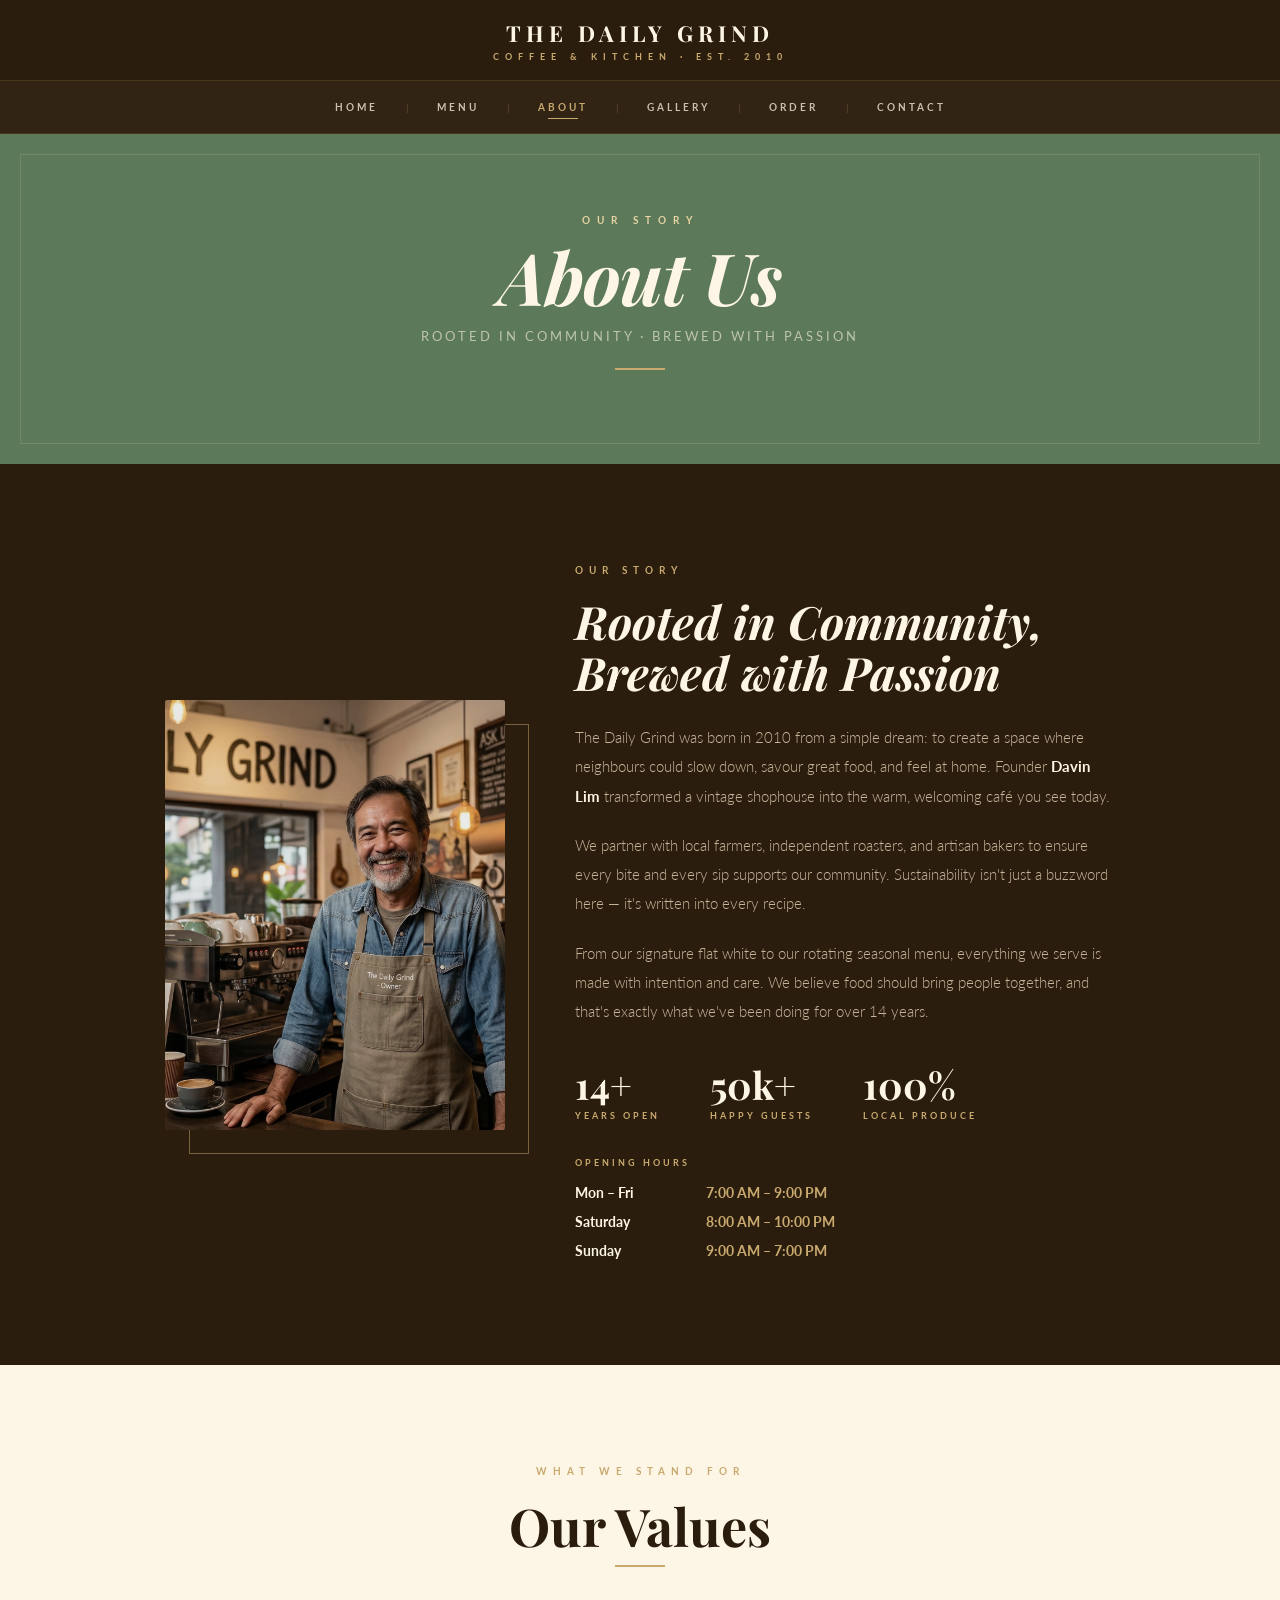
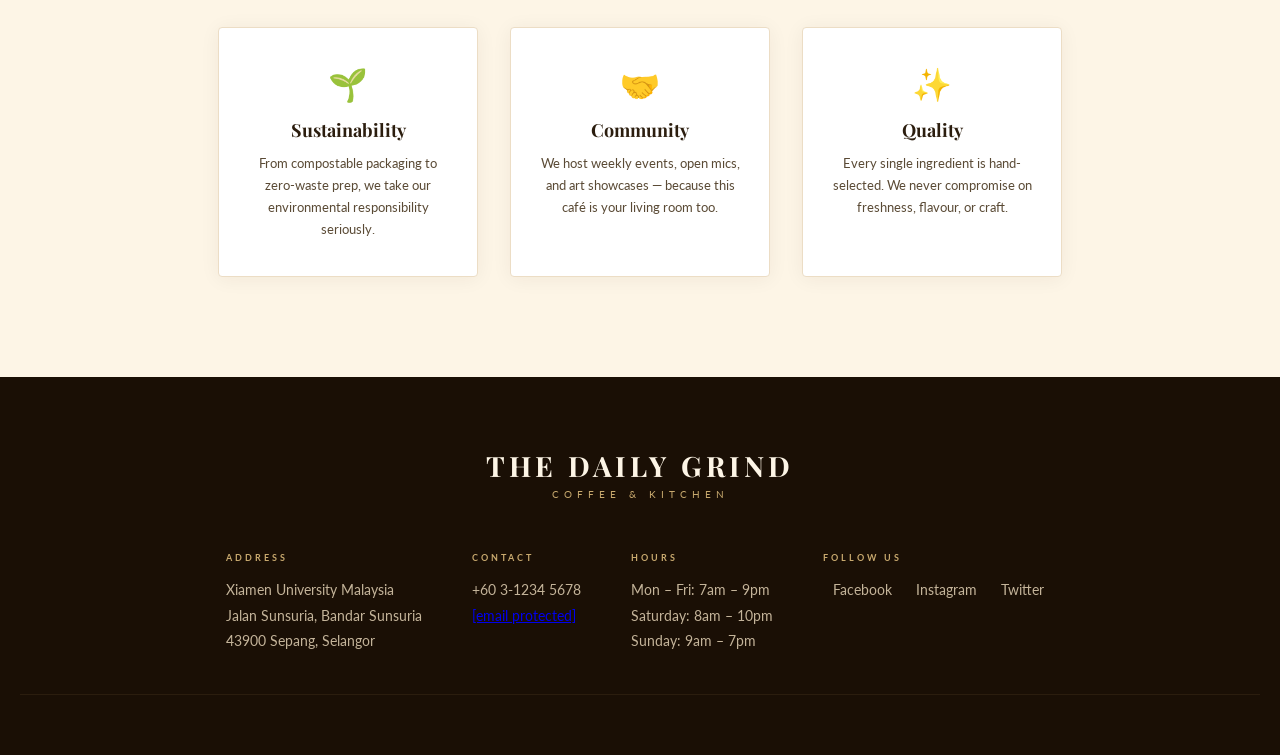
<file: about.html>
<!DOCTYPE html>
<html lang="en">
<head>
  <meta charset="UTF-8" />
  <meta name="viewport" content="width=device-width, initial-scale=1.0" />
  <title>The Daily Grind – About Us</title>
  <link href="https://fonts.googleapis.com/css2?family=Playfair+Display:ital,wght@0,400;0,700;0,900;1,400;1,700&family=Lato:wght@300;400;700&family=Cormorant+Garamond:ital,wght@0,300;0,600;1,300;1,600&display=swap" rel="stylesheet" />
  <!-- External CSS -->
  <link rel="stylesheet" href="css/style.css" />
</head>
<body>

  <!-- Top branding bar -->
  <div class="top-bar">
    <a href="index.html">THE DAILY GRIND</a>
    <span>Coffee &amp; Kitchen · Est. 2010</span>
  </div>

  <!-- Navigation - About is active -->
  <nav class="site-nav">
    <a href="index.html">Home</a>
    <span class="nav-sep">|</span>
    <a href="menu.html">Menu</a>
    <span class="nav-sep">|</span>
    <a href="about.html" class="active">About</a>
    <span class="nav-sep">|</span>
    <a href="gallery.html">Gallery</a>
    <span class="nav-sep">|</span>
    <a href="order.html">Order</a>
    <span class="nav-sep">|</span>
    <a href="contact.html">Contact</a>
  </nav>

  <!-- Page Hero -->
  <div class="page-hero">
    <p class="eyebrow">Our Story</p>
    <h1>About Us</h1>
    <p class="sub">Rooted in community · Brewed with passion</p>
    <div class="gold-bar"></div>
  </div>

  <!-- About Section -->
  <section class="about-section">

    <div class="about-img-wrap">
      <img src="images/ownr.png" alt="Owner of The Daily Grind" />
      <div class="about-frame"></div>
    </div>

    <div class="about-text">
      <p class="section-label">Our Story</p>
      <h2 class="section-title" style="font-size:clamp(28px,4vw,46px);">Rooted in Community,<br/>Brewed with Passion</h2>
      <p class="about-body">
        The Daily Grind was born in 2010 from a simple dream: to create a space where
        neighbours could slow down, savour great food, and feel at home. Founder
        <strong>Davin Lim</strong> transformed a vintage shophouse into the warm,
        welcoming café you see today.
      </p>
      <p class="about-body">
        We partner with local farmers, independent roasters, and artisan bakers to ensure
        every bite and every sip supports our community. Sustainability isn't just a
        buzzword here — it's written into every recipe.
      </p>
      <p class="about-body">
        From our signature flat white to our rotating seasonal menu, everything we serve
        is made with intention and care. We believe food should bring people together,
        and that's exactly what we've been doing for over 14 years.
      </p>

      <div class="stats-row">
        <div>
          <div class="stat-num">14+</div>
          <div class="stat-label">Years Open</div>
        </div>
        <div>
          <div class="stat-num">50k+</div>
          <div class="stat-label">Happy Guests</div>
        </div>
        <div>
          <div class="stat-num">100%</div>
          <div class="stat-label">Local Produce</div>
        </div>
      </div>

      <table class="hours-table">
        <thead>
          <tr><th colspan="2">Opening Hours</th></tr>
        </thead>
        <tbody>
          <tr><td class="day">Mon – Fri</td><td class="time">7:00 AM – 9:00 PM</td></tr>
          <tr><td class="day">Saturday</td><td class="time">8:00 AM – 10:00 PM</td></tr>
          <tr><td class="day">Sunday</td><td class="time">9:00 AM – 7:00 PM</td></tr>
        </tbody>
      </table>
    </div>

  </section>

  <!-- Our Values Section -->
  <section style="background: var(--cream); padding: 100px 40px; text-align: center;">
    <p class="section-label" style="display:block;">What We Stand For</p>
    <h2 class="section-title" style="margin-bottom:10px;">Our Values</h2>
    <div class="gold-bar" style="margin-bottom:60px;"></div>

    <div style="display:flex; flex-wrap:wrap; gap:32px; justify-content:center; max-width:900px; margin:0 auto;">

      <div style="background:#fff; border:1px solid #ecddc5; border-radius:4px; padding:36px 28px; width:260px; box-shadow:0 2px 20px rgba(43,29,14,0.06); transition:transform 0.3s ease;" onmouseover="this.style.transform='translateY(-4px)'" onmouseout="this.style.transform='translateY(0)'">
        <div style="font-size:32px; margin-bottom:14px;">🌱</div>
        <h4 style="font-family:'Playfair Display',serif; font-size:18px; color:var(--brown-dark); margin-bottom:10px;">Sustainability</h4>
        <p style="font-size:13px; color:var(--brown-mid); line-height:1.7;">From compostable packaging to zero-waste prep, we take our environmental responsibility seriously.</p>
      </div>

      <div style="background:#fff; border:1px solid #ecddc5; border-radius:4px; padding:36px 28px; width:260px; box-shadow:0 2px 20px rgba(43,29,14,0.06); transition:transform 0.3s ease;" onmouseover="this.style.transform='translateY(-4px)'" onmouseout="this.style.transform='translateY(0)'">
        <div style="font-size:32px; margin-bottom:14px;">🤝</div>
        <h4 style="font-family:'Playfair Display',serif; font-size:18px; color:var(--brown-dark); margin-bottom:10px;">Community</h4>
        <p style="font-size:13px; color:var(--brown-mid); line-height:1.7;">We host weekly events, open mics, and art showcases — because this café is your living room too.</p>
      </div>

      <div style="background:#fff; border:1px solid #ecddc5; border-radius:4px; padding:36px 28px; width:260px; box-shadow:0 2px 20px rgba(43,29,14,0.06); transition:transform 0.3s ease;" onmouseover="this.style.transform='translateY(-4px)'" onmouseout="this.style.transform='translateY(0)'">
        <div style="font-size:32px; margin-bottom:14px;">✨</div>
        <h4 style="font-family:'Playfair Display',serif; font-size:18px; color:var(--brown-dark); margin-bottom:10px;">Quality</h4>
        <p style="font-size:13px; color:var(--brown-mid); line-height:1.7;">Every single ingredient is hand-selected. We never compromise on freshness, flavour, or craft.</p>
      </div>

    </div>
  </section>

  <!-- Footer -->
  <footer class="site-footer">
    <h3 class="footer-brand">THE DAILY GRIND</h3>
    <p class="footer-tagline">Coffee &amp; Kitchen</p>
    <div class="footer-grid">
      <div>
        <p class="footer-col-label">Address</p>
        <p>Xiamen University Malaysia<br/>Jalan Sunsuria, Bandar Sunsuria<br/>43900 Sepang, Selangor</p>
      </div>
      <div>
        <p class="footer-col-label">Contact</p>
        <p>+60 3-1234 5678<br/><a href="/cdn-cgi/l/email-protection" class="__cf_email__" data-cfemail="e48c8188888ba480858d889d83968d8a80ca899d">[email&#160;protected]</a></p>
      </div>
      <div>
        <p class="footer-col-label">Hours</p>
        <p>Mon – Fri: 7am – 9pm<br/>Saturday: 8am – 10pm<br/>Sunday: 9am – 7pm</p>
      </div>
      <div>
        <p class="footer-col-label">Follow Us</p>
        <p class="footer-links">
          <a href="#">Facebook</a>
          <a href="#">Instagram</a>
          <a href="#">Twitter</a>
        </p>
      </div>
    </div>
    <div class="footer-rule"></div>
    <p class=
</file>
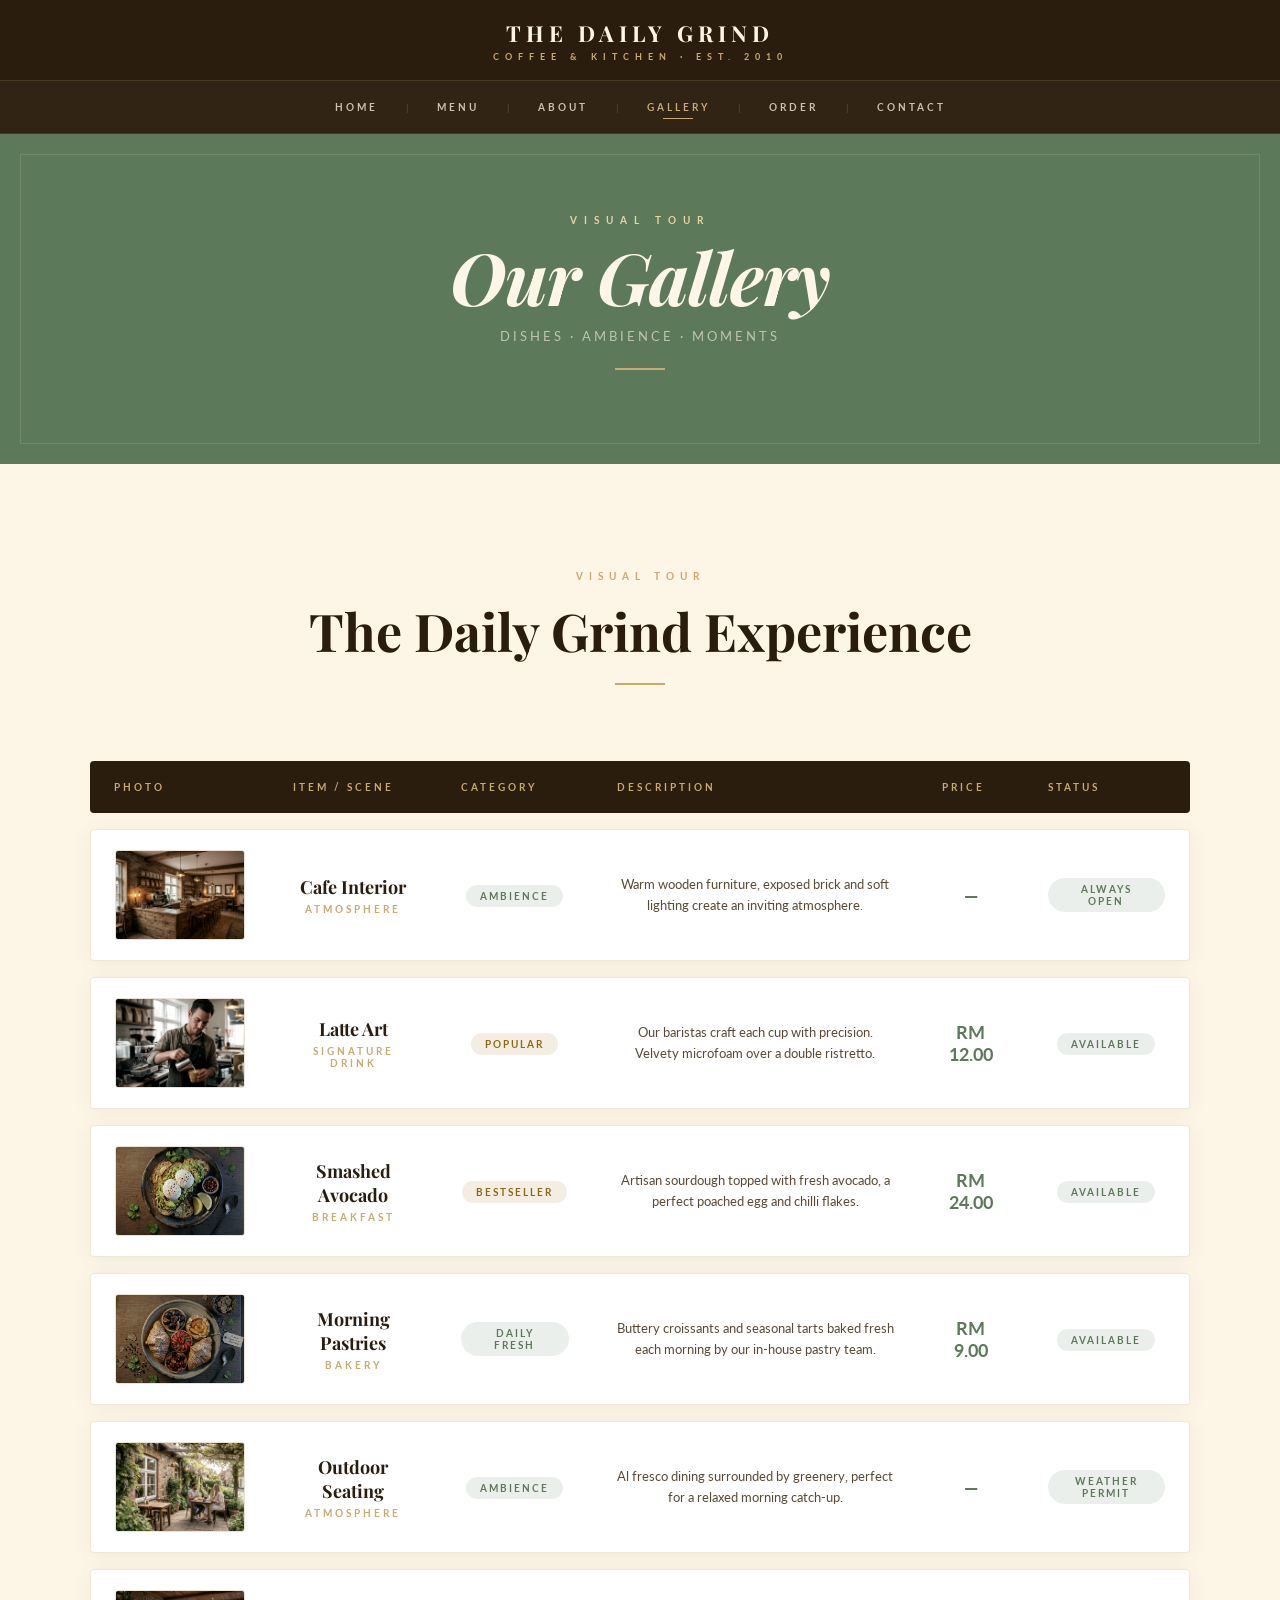
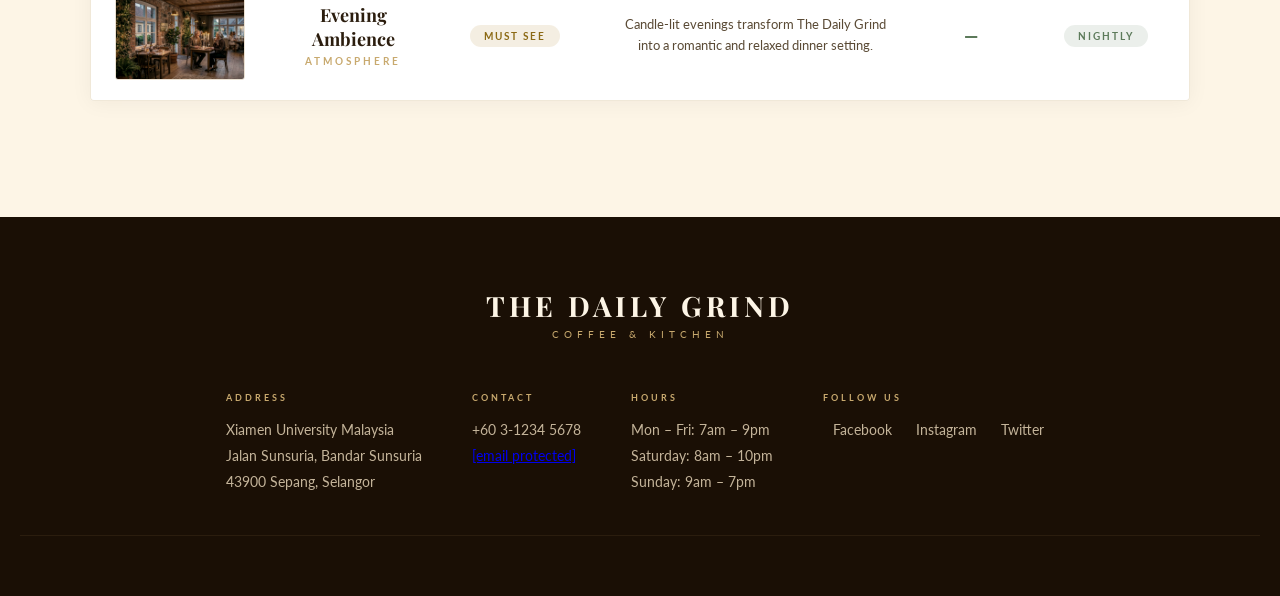
<file: gallery.html>
<!DOCTYPE html>
<html lang="en">
<head>
  <meta charset="UTF-8" />
  <meta name="viewport" content="width=device-width, initial-scale=1.0" />
  <title>The Daily Grind – Gallery</title>
  <link href="https://fonts.googleapis.com/css2?family=Playfair+Display:ital,wght@0,400;0,700;0,900;1,400;1,700&family=Lato:wght@300;400;700&family=Cormorant+Garamond:ital,wght@0,300;0,600;1,300;1,600&display=swap" rel="stylesheet" />
  <!-- External CSS -->
  <link rel="stylesheet" href="css/style.css" />
</head>
<body>

  <!-- Top branding bar -->
  <div class="top-bar">
    <a href="index.html">THE DAILY GRIND</a>
    <span>Coffee &amp; Kitchen · Est. 2010</span>
  </div>

  <!-- Navigation - Gallery is active -->
  <nav class="site-nav">
    <a href="index.html">Home</a>
    <span class="nav-sep">|</span>
    <a href="menu.html">Menu</a>
    <span class="nav-sep">|</span>
    <a href="about.html">About</a>
    <span class="nav-sep">|</span>
    <a href="gallery.html" class="active">Gallery</a>
    <span class="nav-sep">|</span>
    <a href="order.html">Order</a>
    <span class="nav-sep">|</span>
    <a href="contact.html">Contact</a>
  </nav>

  <!-- Page Hero -->
  <div class="page-hero">
    <p class="eyebrow">Visual Tour</p>
    <h1>Our Gallery</h1>
    <p class="sub">Dishes · Ambience · Moments</p>
    <div class="gold-bar"></div>
  </div>

  <!-- Gallery Section -->
  <section class="gallery-section">
    <p class="section-label">Visual Tour</p>
    <h2 class="section-title">The Daily Grind Experience</h2>
    <div class="gold-bar" style="margin-bottom:60px;"></div>

    <!-- Gallery HTML table (Assignment 2 requirement maintained) -->
    <table class="gallery-table">
      <thead>
        <tr>
          <th>Photo</th>
          <th>Item / Scene</th>
          <th>Category</th>
          <th>Description</th>
          <th>Price</th>
          <th>Status</th>
        </tr>
      </thead>
      <tbody>

        <tr>
          <td><img src="images/cafepic.png" alt="Cafe Interior" class="gallery-img"/></td>
          <td>
            <div class="gallery-item-name">Cafe Interior</div>
            <div class="gallery-item-type">Atmosphere</div>
          </td>
          <td><span class="gallery-status status-available">Ambience</span></td>
          <td class="gallery-item-desc">Warm wooden furniture, exposed brick and soft lighting create an inviting atmosphere.</td>
          <td class="gallery-price">—</td>
          <td><span class="gallery-status status-available">Always Open</span></td>
        </tr>

        <tr>
          <td><img src="images/barista.png" alt="Barista at work" class="gallery-img"/></td>
          <td>
            <div class="gallery-item-name">Latte Art</div>
            <div class="gallery-item-type">Signature Drink</div>
          </td>
          <td><span class="gallery-status status-popular">Popular</span></td>
          <td class="gallery-item-desc">Our baristas craft each cup with precision. Velvety microfoam over a double ristretto.</td>
          <td class="gallery-price">RM 12.00</td>
          <td><span class="gallery-status status-available">Available</span></td>
        </tr>

        <tr>
          <td><img src="images/avocadotoast.png" alt="Avocado Toast" class="gallery-img"/></td>
          <td>
            <div class="gallery-item-name">Smashed Avocado</div>
            <div class="gallery-item-type">Breakfast</div>
          </td>
          <td><span class="gallery-status status-popular">Bestseller</span></td>
          <td class="gallery-item-desc">Artisan sourdough topped with fresh avocado, a perfect poached egg and chilli flakes.</td>
          <td class="gallery-price">RM 24.00</td>
          <td><span class="gallery-status status-available">Available</span></td>
        </tr>

        <tr>
          <td><img src="images/pastrie.png" alt="Morning Pastries" class="gallery-img"/></td>
          <td>
            <div class="gallery-item-name">Morning Pastries</div>
            <div class="gallery-item-type">Bakery</div>
          </td>
          <td><span class="gallery-status status-available">Daily Fresh</span></td>
          <td class="gallery-item-desc">Buttery croissants and seasonal tarts baked fresh each morning by our in-house pastry team.</td>
          <td class="gallery-price">RM 9.00</td>
          <td><span class="gallery-status status-available">Available</span></td>
        </tr>

        <tr>
          <td><img src="images/talks.png" alt="Outdoor Seating" class="gallery-img"/></td>
          <td>
            <div class="gallery-item-name">Outdoor Seating</div>
            <div class="gallery-item-type">Atmosphere</div>
          </td>
          <td><span class="gallery-status status-available">Ambience</span></td>
          <td class="gallery-item-desc">Al fresco dining surrounded by greenery, perfect for a relaxed morning catch-up.</td>
          <td class="gallery-price">—</td>
          <td><span class="gallery-status status-available">Weather Permit</span></td>
        </tr>

        <tr>
          <td><img src="images/indoor.png" alt="Evening Ambience" class="gallery-img"/></td>
          <td>
            <div class="gallery-item-name">Evening Ambience</div>
            <div class="gallery-item-type">Atmosphere</div>
          </td>
          <td><span class="gallery-status status-popular">Must See</span></td>
          <td class="gallery-item-desc">Candle-lit evenings transform The Daily Grind into a romantic and relaxed dinner setting.</td>
          <td class="gallery-price">—</td>
          <td><span class="gallery-status status-available">Nightly</span></td>
        </tr>

      </tbody>
    </table>
  </section>

  <!-- Footer -->
  <footer class="site-footer">
    <h3 class="footer-brand">THE DAILY GRIND</h3>
    <p class="footer-tagline">Coffee &amp; Kitchen</p>
    <div class="footer-grid">
      <div>
        <p class="footer-col-label">Address</p>
        <p>Xiamen University Malaysia<br/>Jalan Sunsuria, Bandar Sunsuria<br/>43900 Sepang, Selangor</p>
      </div>
      <div>
        <p class="footer-col-label">Contact</p>
        <p>+60 3-1234 5678<br/><a href="/cdn-cgi/l/email-protection" class="__cf_email__" data-cfemail="0a626f6666654a6e6b6366736d7863646e246773">[email&#160;protected]</a></p>
      </div>
      <div>
        <p class="footer-col-label">Hours</p>
        <p>Mon – Fri: 7am – 9pm<br/>Saturday: 8am – 10pm<br/>Sunday: 9am – 7pm</p>
      </div>
      <div>
        <p class="footer-col-label">Follow Us</p>
        <p class="footer-links">
          <a href="#">Facebook</a>
          <a href="#">Instagram</a>
          <a href="#">Twitter</a>
        </p>
      </div>
    </div>
    <div class="footer-rule"></div>
    <p class=
</file>
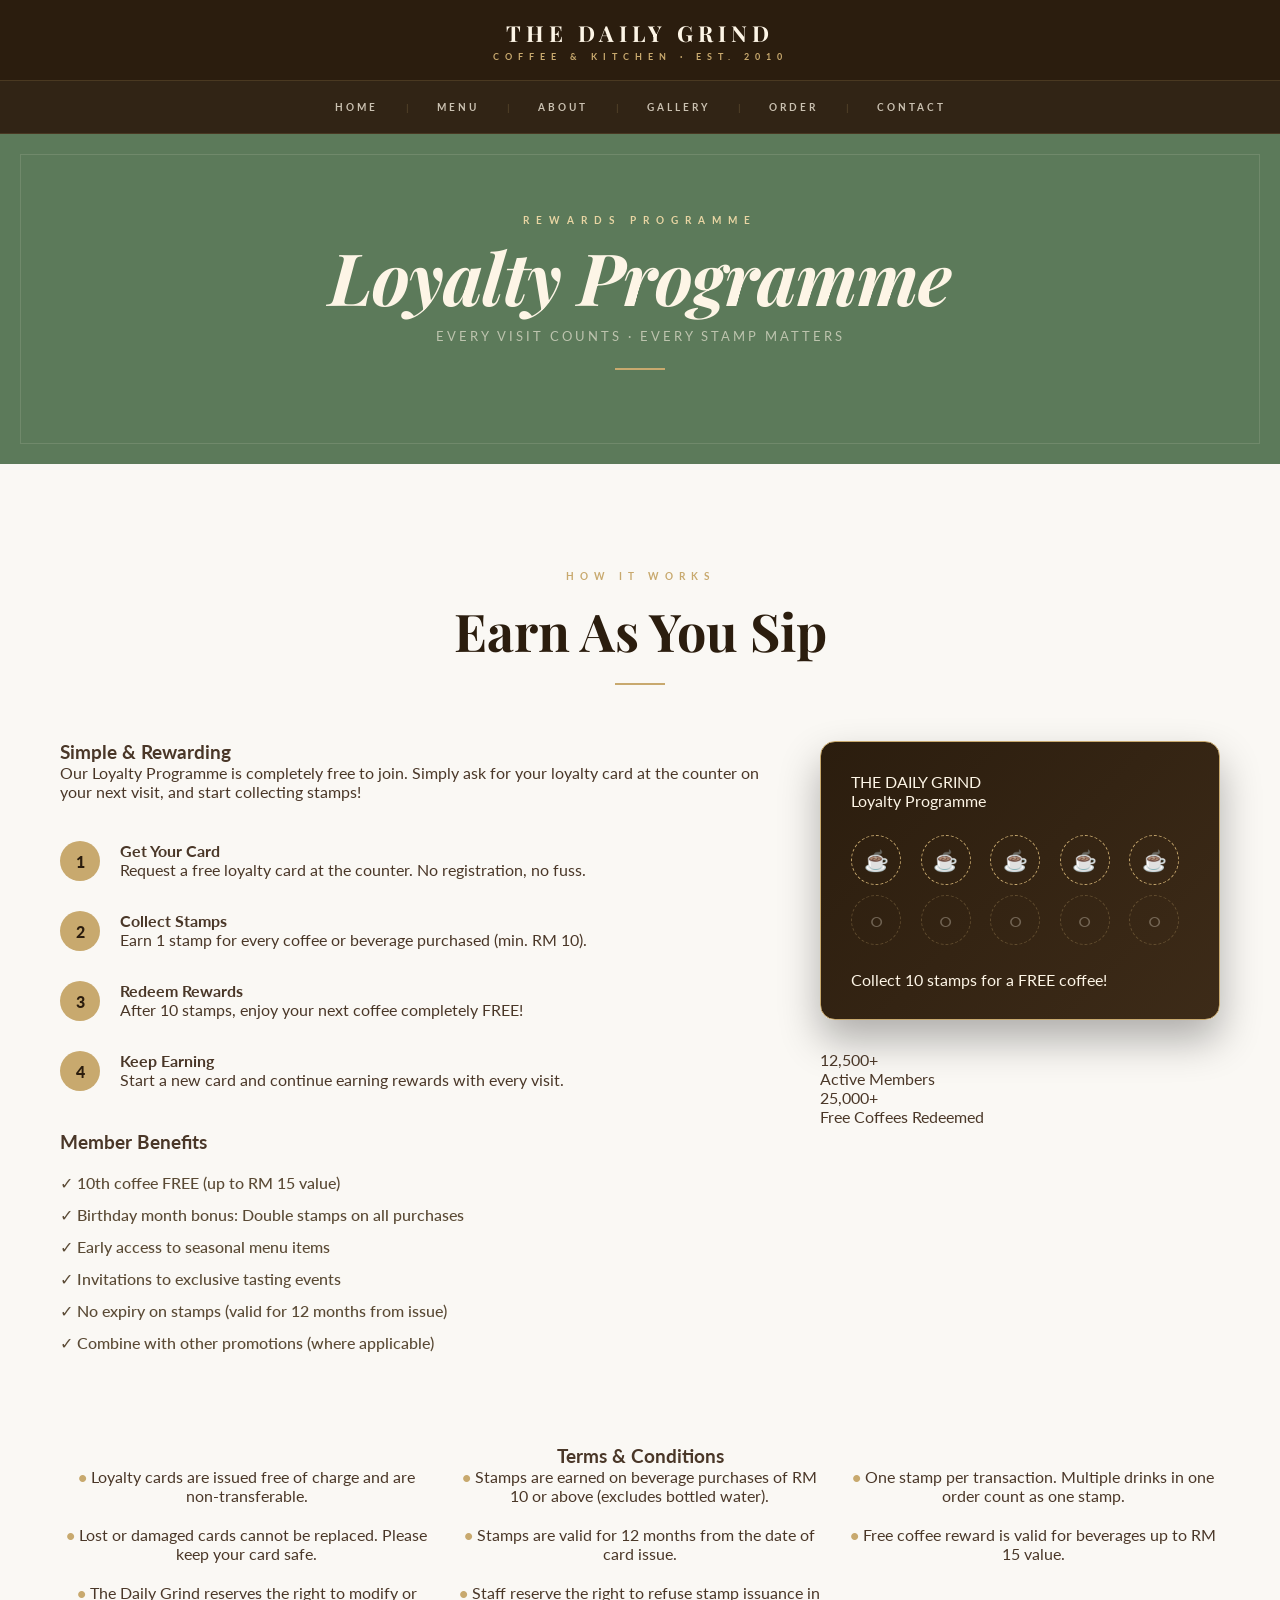
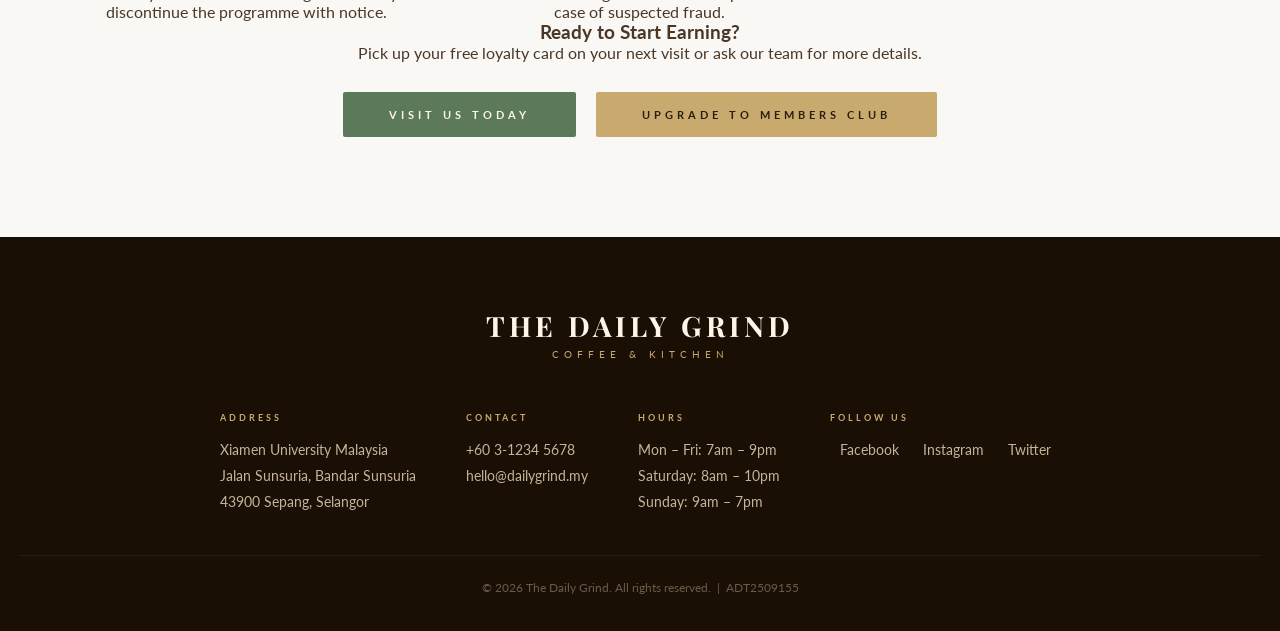
<file: loyaltyprogram.html>
<!DOCTYPE html>
<html lang="en">
<head>
  <meta charset="UTF-8" />
  <meta name="viewport" content="width=device-width, initial-scale=1.0" />
  <title>The Daily Grind – Loyalty Programme</title>
  <link href="https://fonts.googleapis.com/css2?family=Playfair+Display:ital,wght@0,400;0,700;0,900;1,400;1,700&family=Lato:wght@300;400;700&family=Cormorant+Garamond:ital,wght@0,300;0,600;1,300;1,600&display=swap" rel="stylesheet" />
  <link rel="stylesheet" href="css/style.css" />
</head>
<body>

  <!-- Top branding bar -->
  <div class="top-bar">
    <a href="index.html">THE DAILY GRIND</a>
    <span>Coffee &amp; Kitchen · Est. 2010</span>
  </div>

  <!-- Navigation -->
  <nav class="site-nav">
    <a href="index.html">Home</a>
    <span class="nav-sep">|</span>
    <a href="menu.html">Menu</a>
    <span class="nav-sep">|</span>
    <a href="about.html">About</a>
    <span class="nav-sep">|</span>
    <a href="gallery.html">Gallery</a>
    <span class="nav-sep">|</span>
    <a href="order.html">Order</a>
    <span class="nav-sep">|</span>
    <a href="contact.html">Contact</a>
  </nav>

  <!-- Page Hero -->
  <div class="page-hero">
    <p class="eyebrow">Rewards Programme</p>
    <h1>Loyalty Programme</h1>
    <p class="sub">Every visit counts · Every stamp matters</p>
    <div class="gold-bar"></div>
  </div>

  <!-- Loyalty Programme Section -->
  <section class="loyalty-section">
    <p class="section-label">How It Works</p>
    <h2 class="section-title">Earn As You Sip</h2>
    <div class="gold-bar" style="margin-bottom:56px;"></div>

    <div class="loyalty-content">
      <div class="loyalty-info">
        <h3 class="info-title">Simple & Rewarding</h3>
        <p class="info-text">Our Loyalty Programme is completely free to join. Simply ask for your loyalty card at the counter on your next visit, and start collecting stamps!</p>

        <div class="how-it-works">
          <div class="step">
            <div class="step-num">1</div>
            <div class="step-content">
              <h4>Get Your Card</h4>
              <p>Request a free loyalty card at the counter. No registration, no fuss.</p>
            </div>
          </div>

          <div class="step">
            <div class="step-num">2</div>
            <div class="step-content">
              <h4>Collect Stamps</h4>
              <p>Earn 1 stamp for every coffee or beverage purchased (min. RM 10).</p>
            </div>
          </div>

          <div class="step">
            <div class="step-num">3</div>
            <div class="step-content">
              <h4>Redeem Rewards</h4>
              <p>After 10 stamps, enjoy your next coffee completely FREE!</p>
            </div>
          </div>

          <div class="step">
            <div class="step-num">4</div>
            <div class="step-content">
              <h4>Keep Earning</h4>
              <p>Start a new card and continue earning rewards with every visit.</p>
            </div>
          </div>
        </div>

        <div class="loyalty-benefits">
          <h3 class="info-title">Member Benefits</h3>
          <ul class="benefits-list">
            <li>✓ 10th coffee FREE (up to RM 15 value)</li>
            <li>✓ Birthday month bonus: Double stamps on all purchases</li>
            <li>✓ Early access to seasonal menu items</li>
            <li>✓ Invitations to exclusive tasting events</li>
            <li>✓ No expiry on stamps (valid for 12 months from issue)</li>
            <li>✓ Combine with other promotions (where applicable)</li>
          </ul>
        </div>
      </div>

      <div class="loyalty-card-visual">
        <div class="card-mockup">
          <div class="card-front">
            <div class="card-logo">THE DAILY GRIND</div>
            <div class="card-subtitle">Loyalty Programme</div>
            <div class="stamp-grid">
              <div class="stamp">☕</div>
              <div class="stamp">☕</div>
              <div class="stamp">☕</div>
              <div class="stamp">☕</div>
              <div class="stamp">☕</div>
              <div class="stamp empty">○</div>
              <div class="stamp empty">○</div>
              <div class="stamp empty">○</div>
              <div class="stamp empty">○</div>
              <div class="stamp empty">○</div>
            </div>
            <p class="card-instruction">Collect 10 stamps for a FREE coffee!</p>
          </div>
        </div>

        <div class="stats-mini">
          <div class="stat-mini">
            <div class="stat-mini-num">12,500+</div>
            <div class="stat-mini-label">Active Members</div>
          </div>
          <div class="stat-mini">
            <div class="stat-mini-num">25,000+</div>
            <div class="stat-mini-label">Free Coffees Redeemed</div>
          </div>
        </div>
      </div>
    </div>

    <!-- Terms & Conditions -->
    <div class="terms-section">
      <h3 class="info-title">Terms & Conditions</h3>
      <div class="terms-content">
        <ul class="terms-list">
          <li>Loyalty cards are issued free of charge and are non-transferable.</li>
          <li>Stamps are earned on beverage purchases of RM 10 or above (excludes bottled water).</li>
          <li>One stamp per transaction. Multiple drinks in one order count as one stamp.</li>
          <li>Lost or damaged cards cannot be replaced. Please keep your card safe.</li>
          <li>Stamps are valid for 12 months from the date of card issue.</li>
          <li>Free coffee reward is valid for beverages up to RM 15 value.</li>
          <li>The Daily Grind reserves the right to modify or discontinue the programme with notice.</li>
          <li>Staff reserve the right to refuse stamp issuance in case of suspected fraud.</li>
        </ul>
      </div>
    </div>

    <!-- CTA -->
    <div class="cta-section">
      <h3>Ready to Start Earning?</h3>
      <p>Pick up your free loyalty card on your next visit or ask our team for more details.</p>
      <div class="cta-buttons" style="display: flex; gap: 20px; justify-content: center; margin-top: 30px;">
        <a href="contact.html" class="btn-primary" style="padding: 16px 46px; border-radius: 2px;">Visit Us Today</a>
        <a href="membersclub.html#memberForm" class="btn-primary" style="background: var(--gold); color: var(--brown-dark); padding: 16px 46px; border-radius: 2px;">Upgrade to Members Club</a>
      </div>
    </div>

  </section>

  <!-- Footer -->
  <footer class="site-footer">
    <h3 class="footer-brand">THE DAILY GRIND</h3>
    <p class="footer-tagline">Coffee &amp; Kitchen</p>
    <div class="footer-grid">
      <div>
        <p class="footer-col-label">Address</p>
        <p>Xiamen University Malaysia<br/>Jalan Sunsuria, Bandar Sunsuria<br/>43900 Sepang, Selangor</p>
      </div>
      <div>
        <p class="footer-col-label">Contact</p>
        <p>+60 3-1234 5678<br/>hello@dailygrind.my</p>
      </div>
      <div>
        <p class="footer-col-label">Hours</p>
        <p>Mon – Fri: 7am – 9pm<br/>Saturday: 8am – 10pm<br/>Sunday: 9am – 7pm</p>
      </div>
      <div>
        <p class="footer-col-label">Follow Us</p>
        <p class="footer-links">
          <a href="#">Facebook</a>
          <a href="#">Instagram</a>
          <a href="#">Twitter</a>
        </p>
      </div>
    </div>
    <div class="footer-rule"></div>
    <p class="footer-copy">&copy; 2026 The Daily Grind. All rights reserved. &nbsp;|&nbsp; ADT2509155</p>
  </footer>

</body>
</html>
</file>
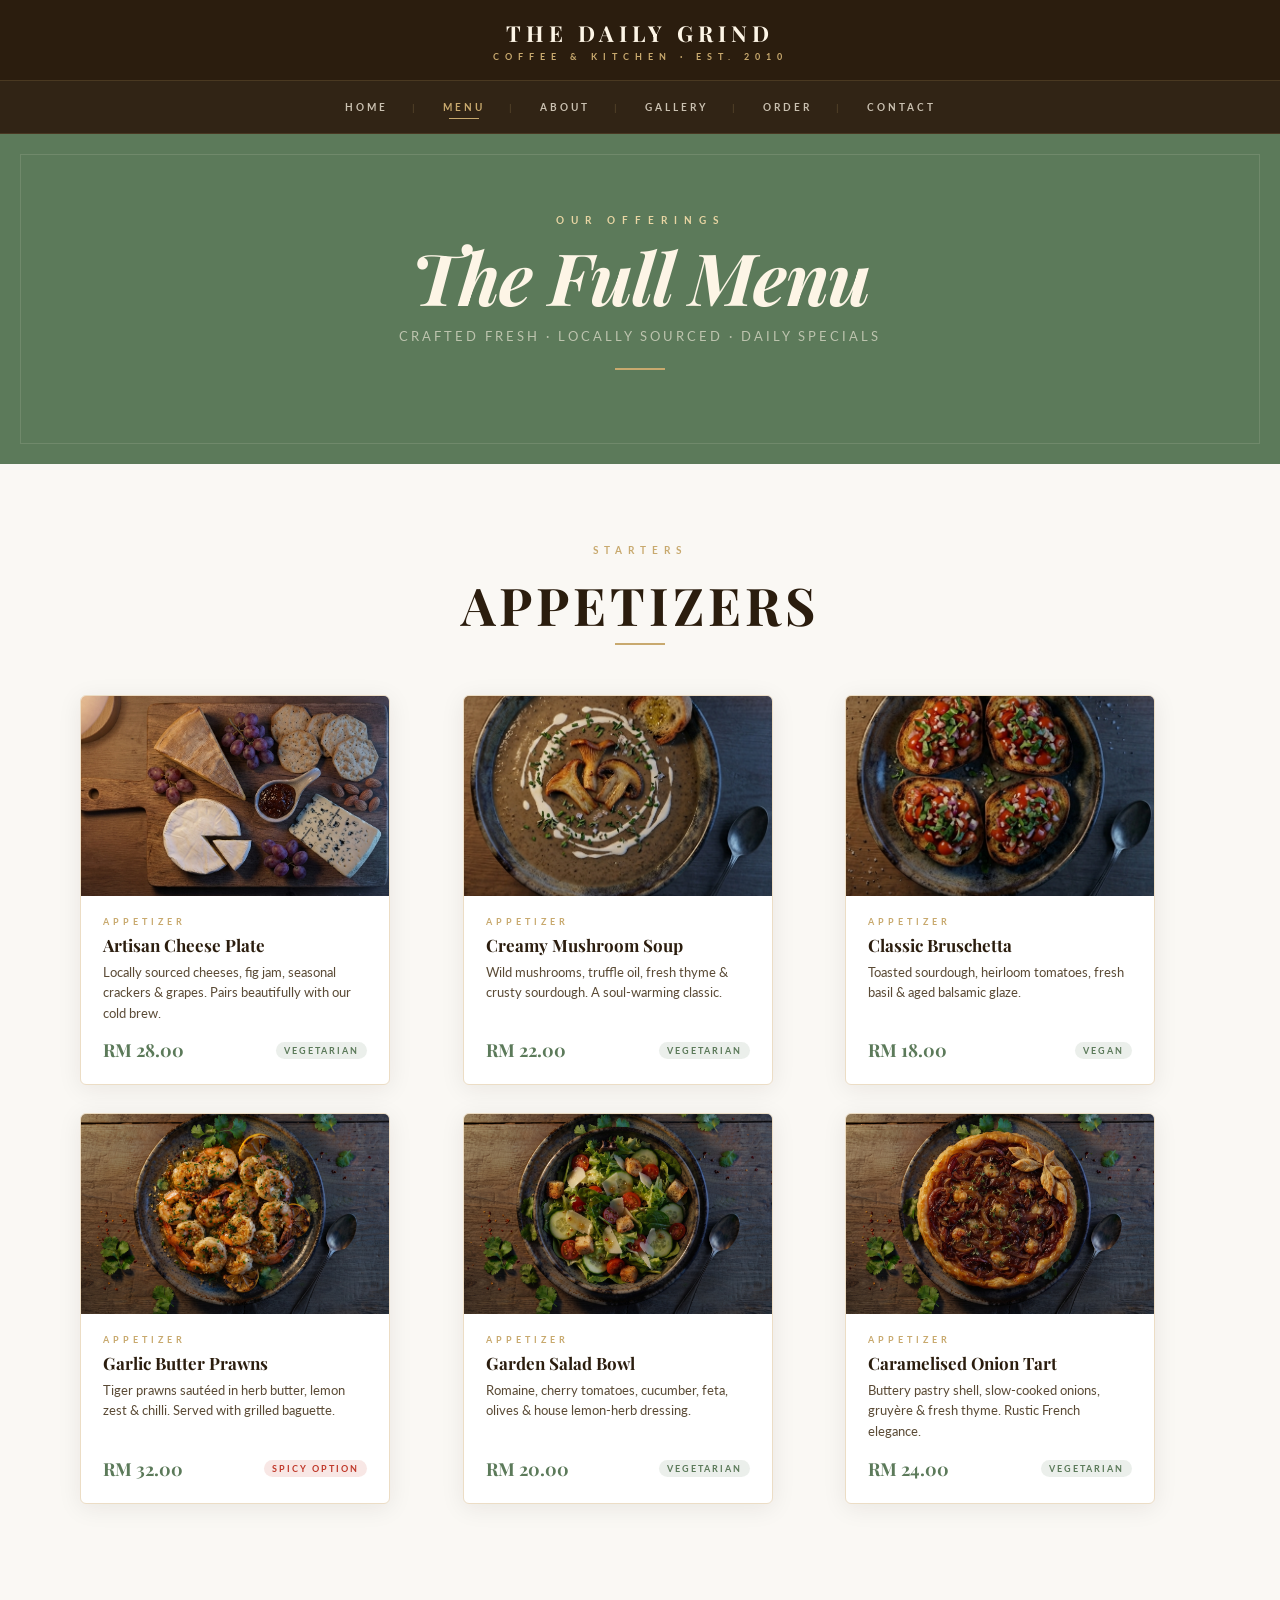
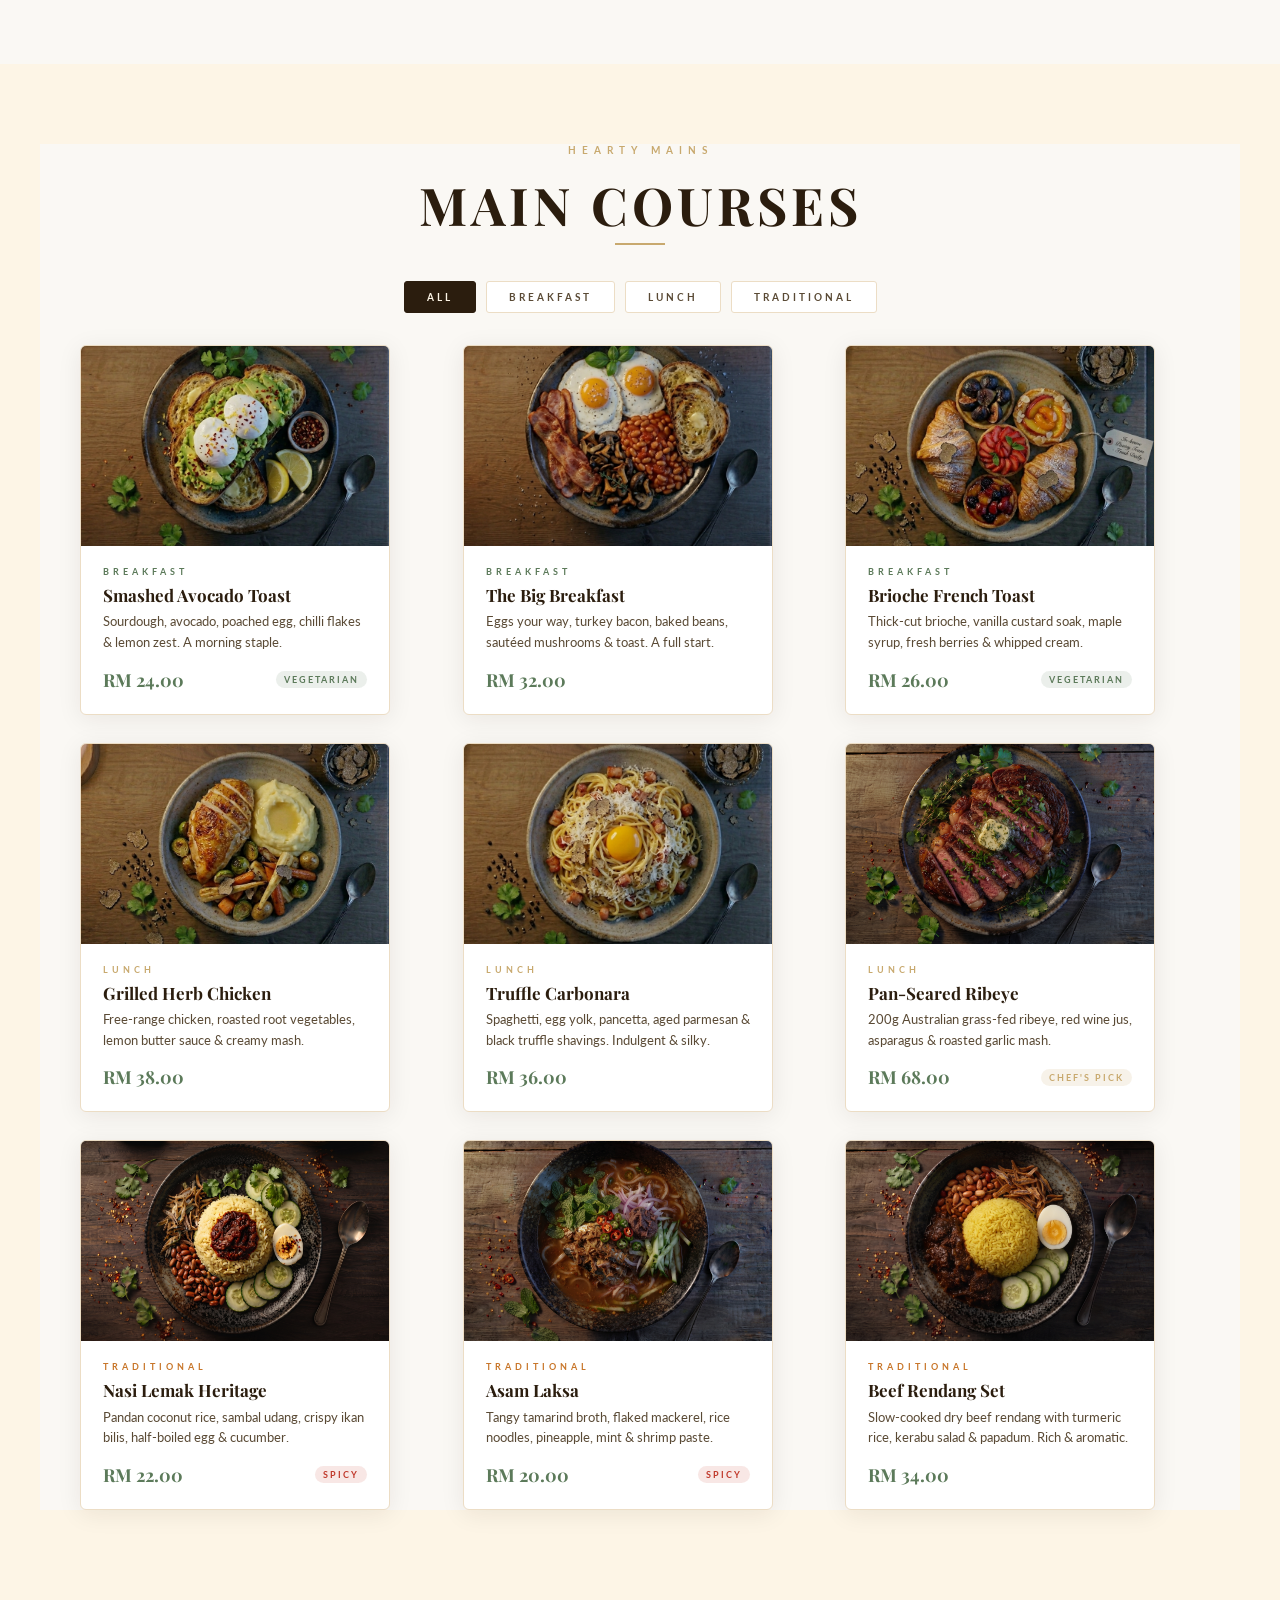
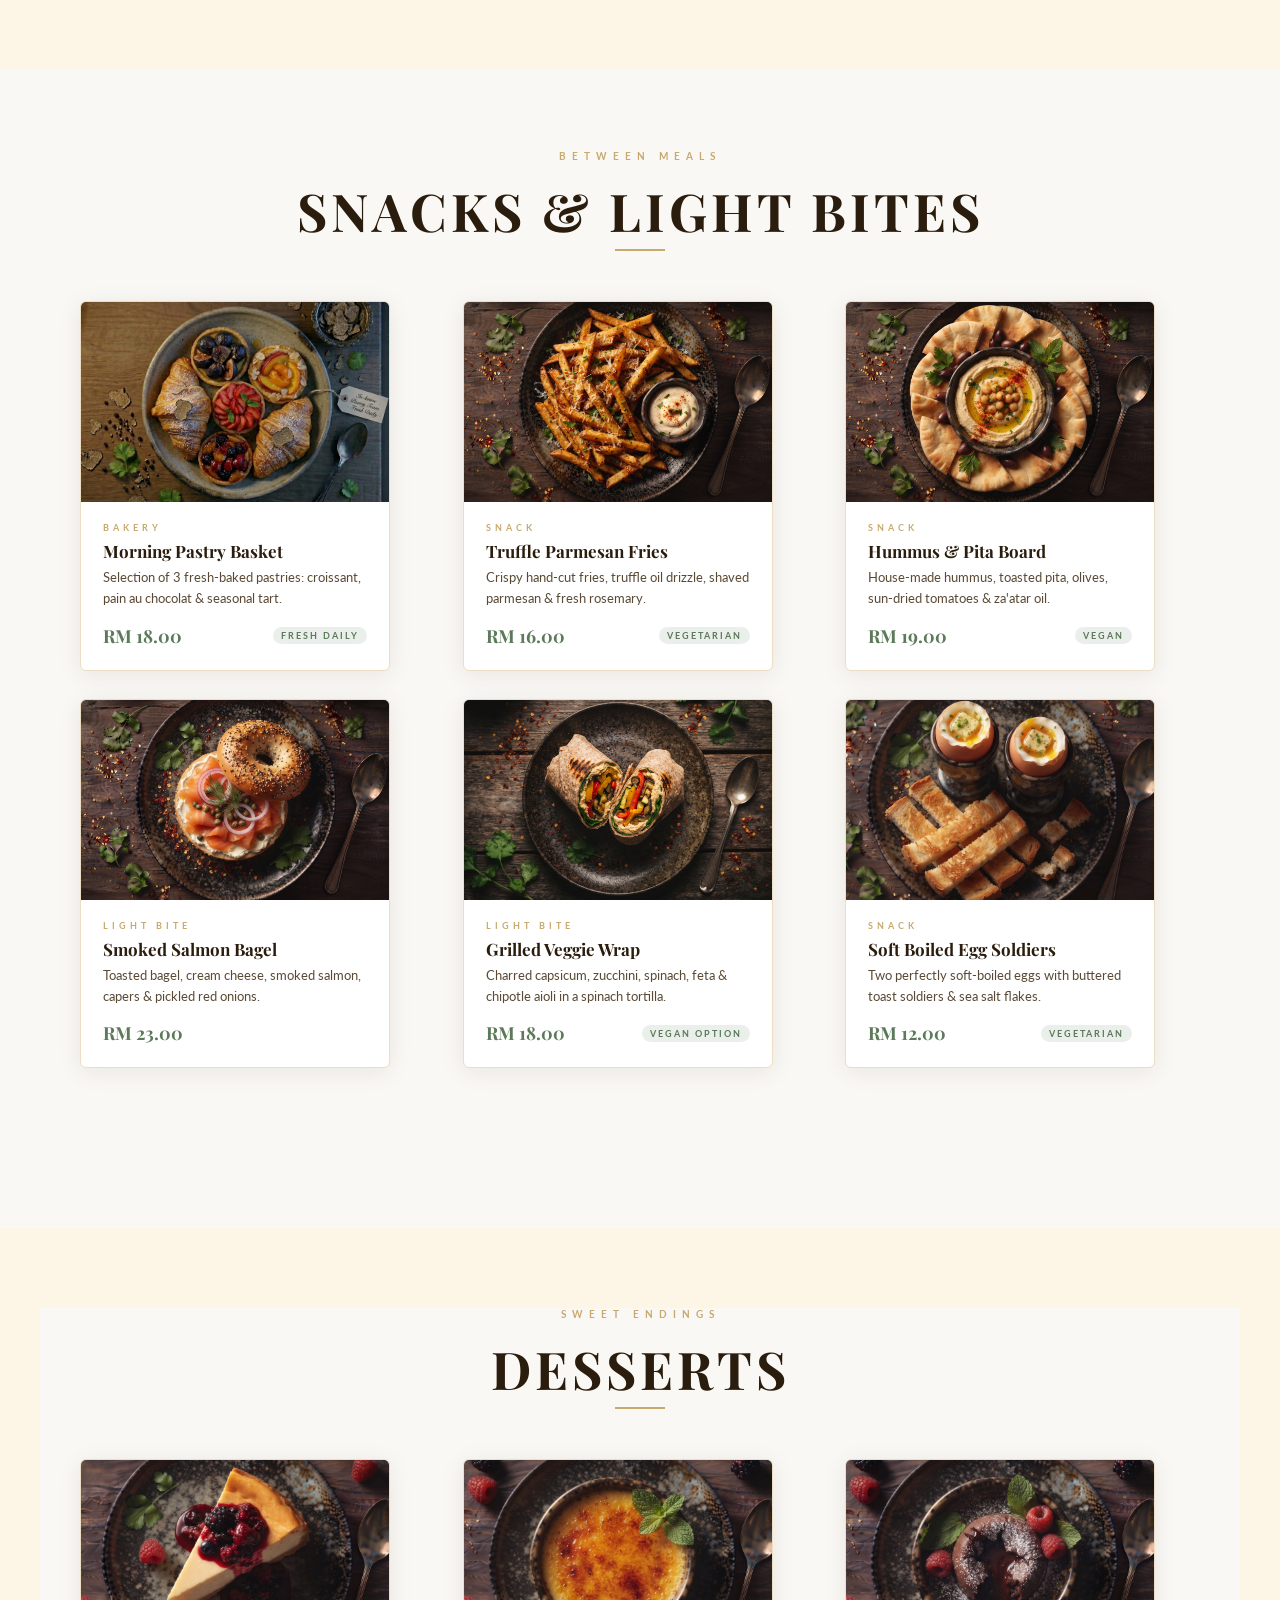
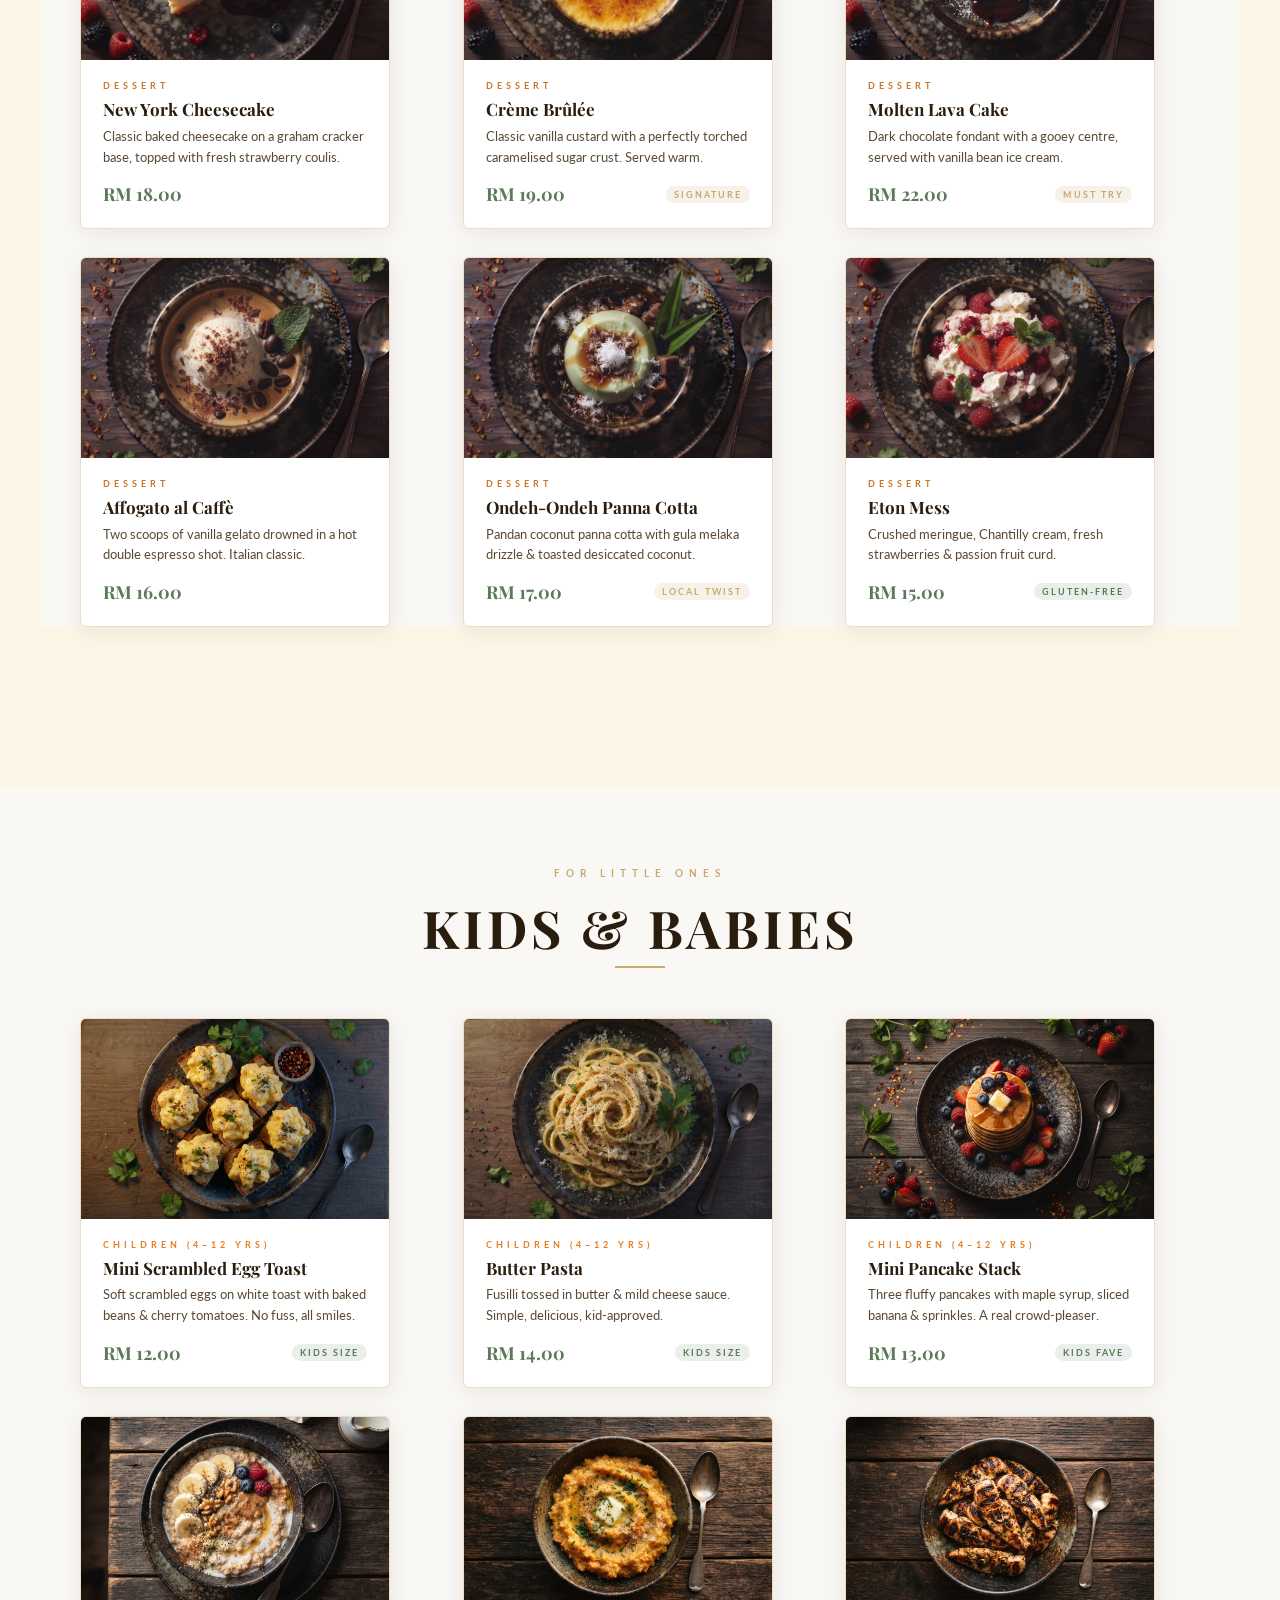
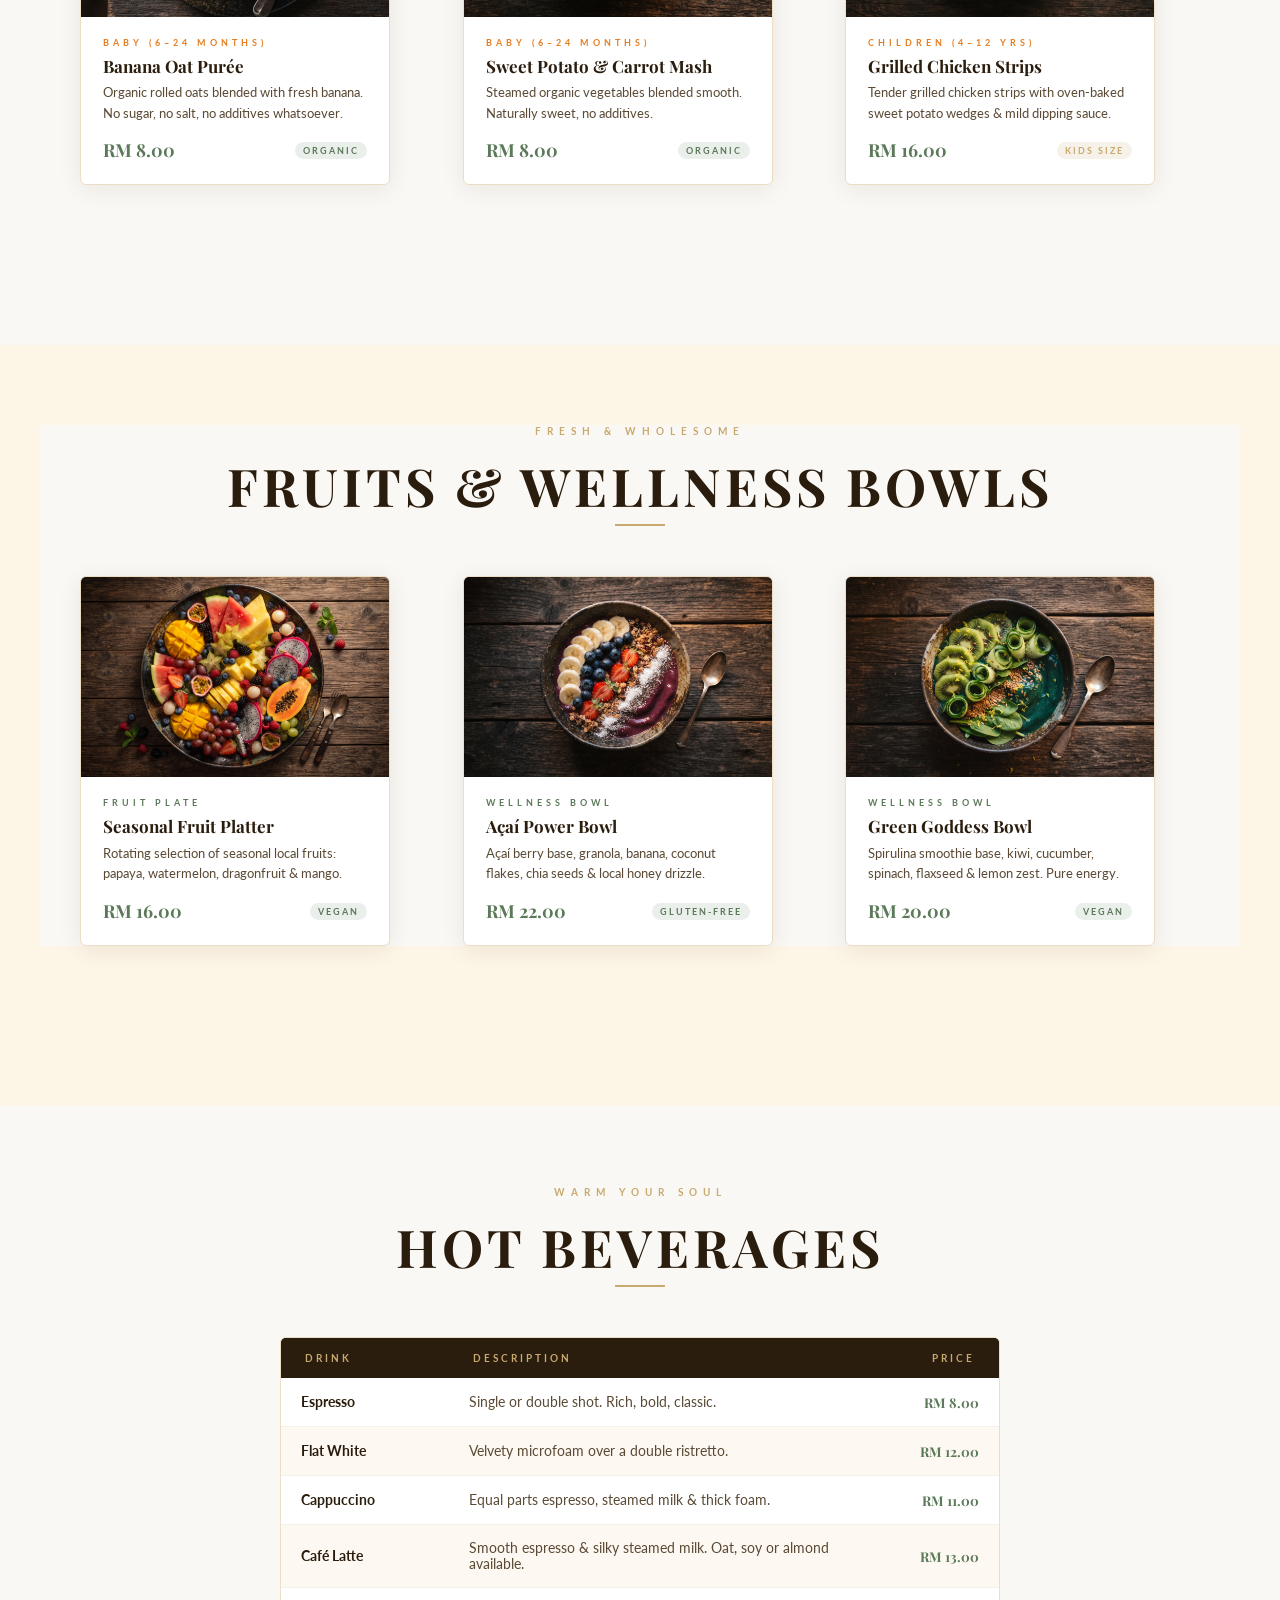
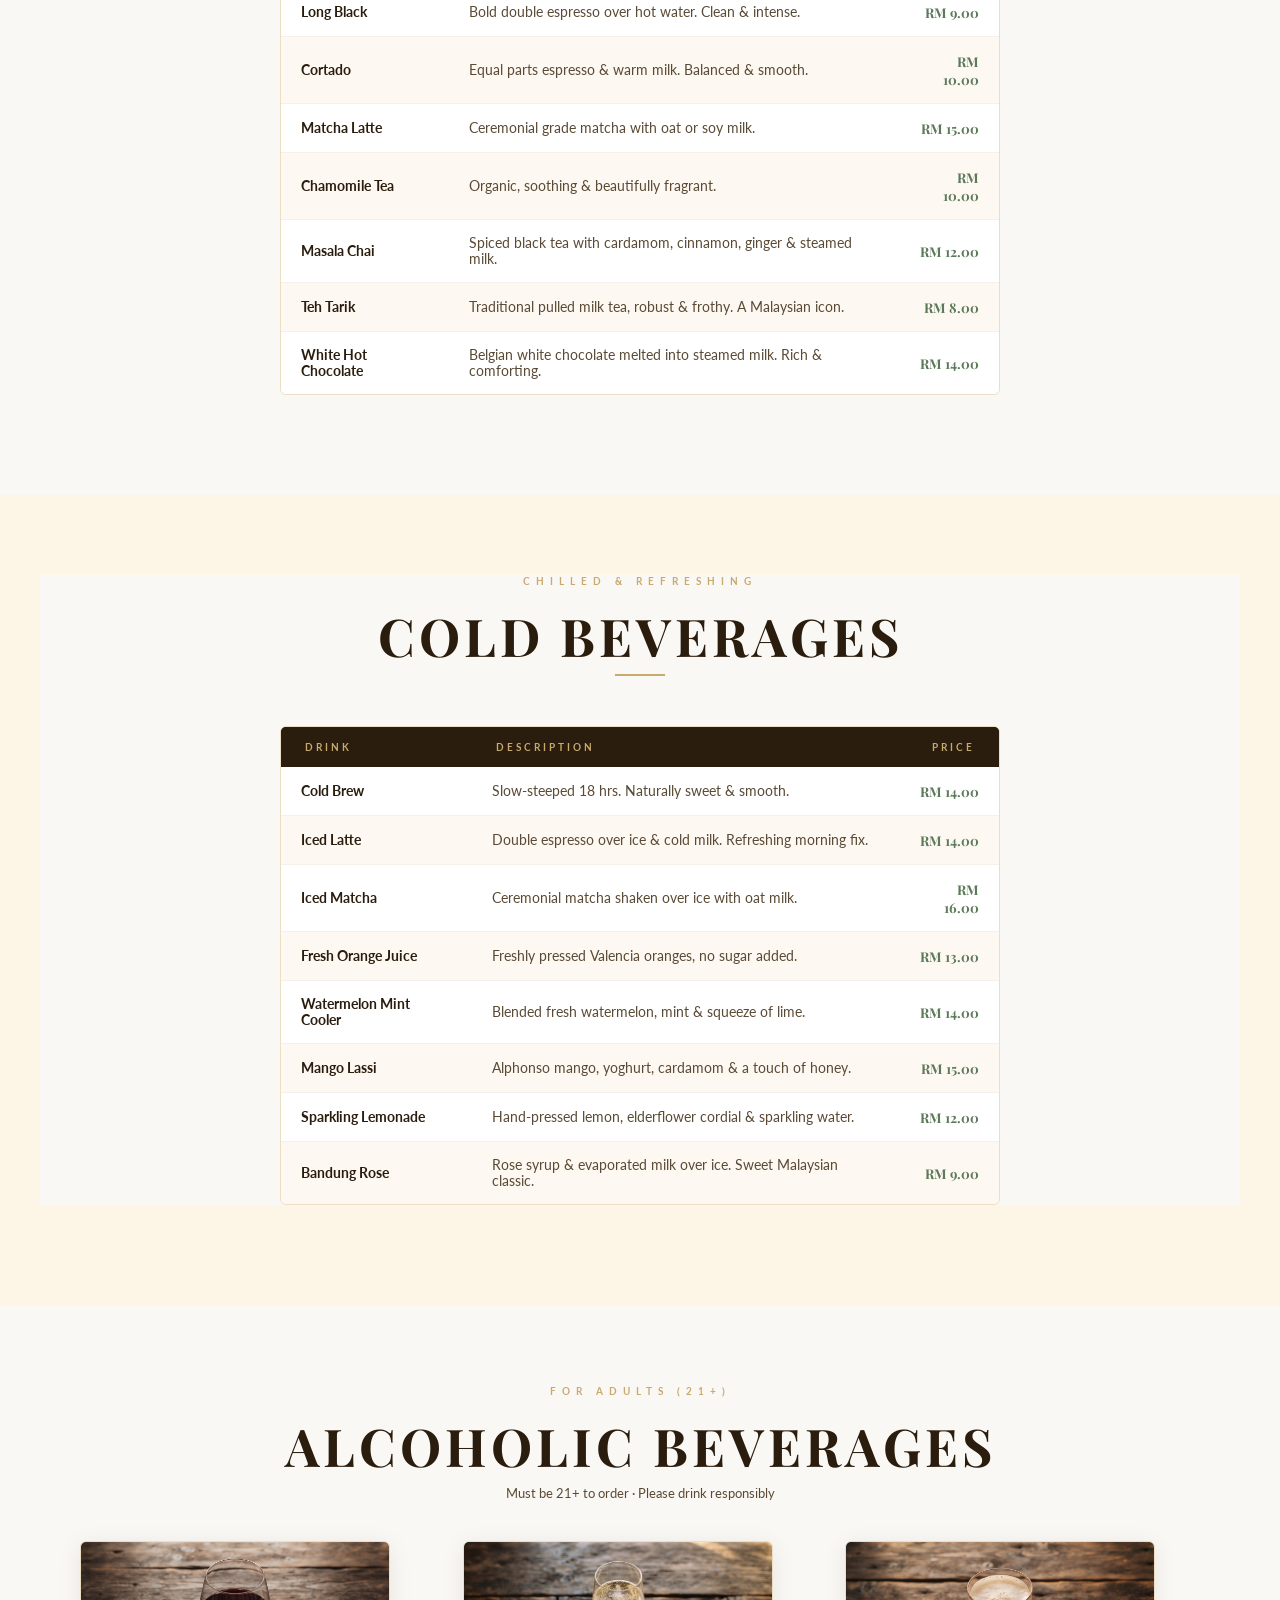
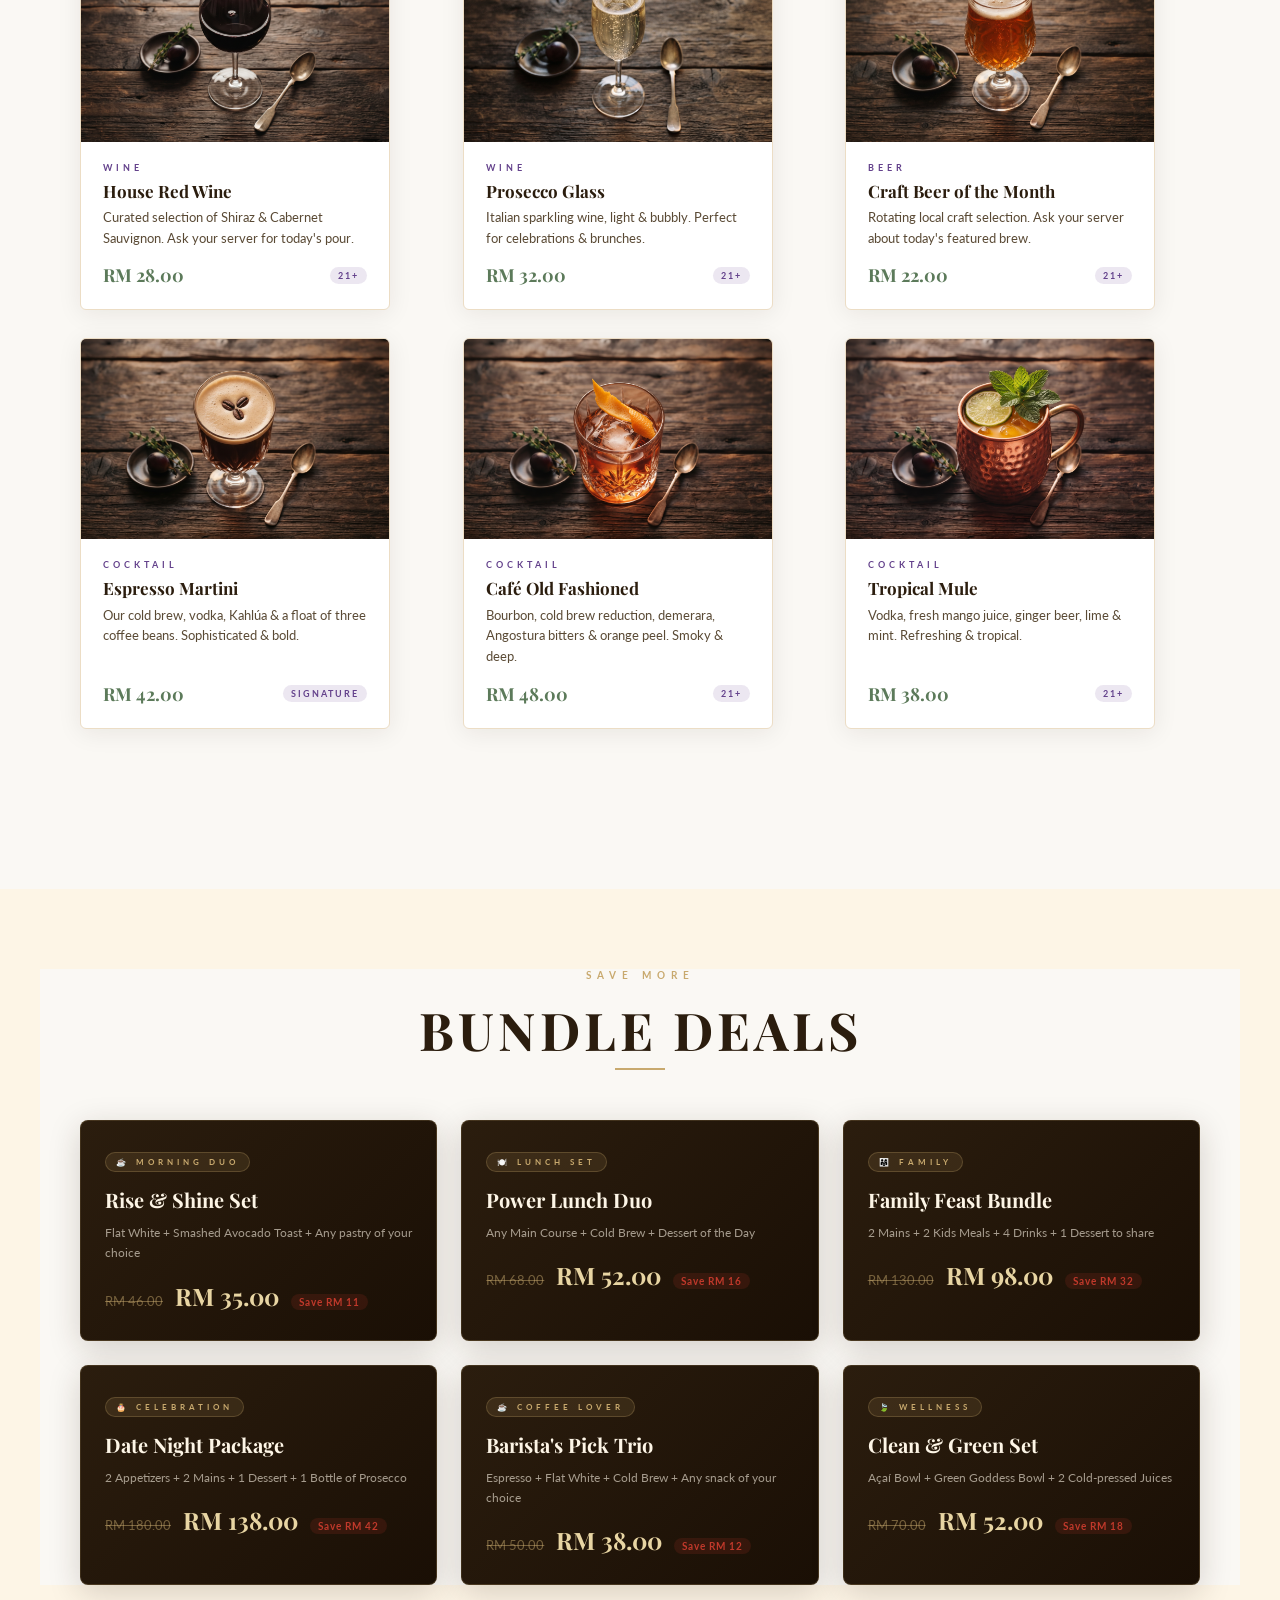
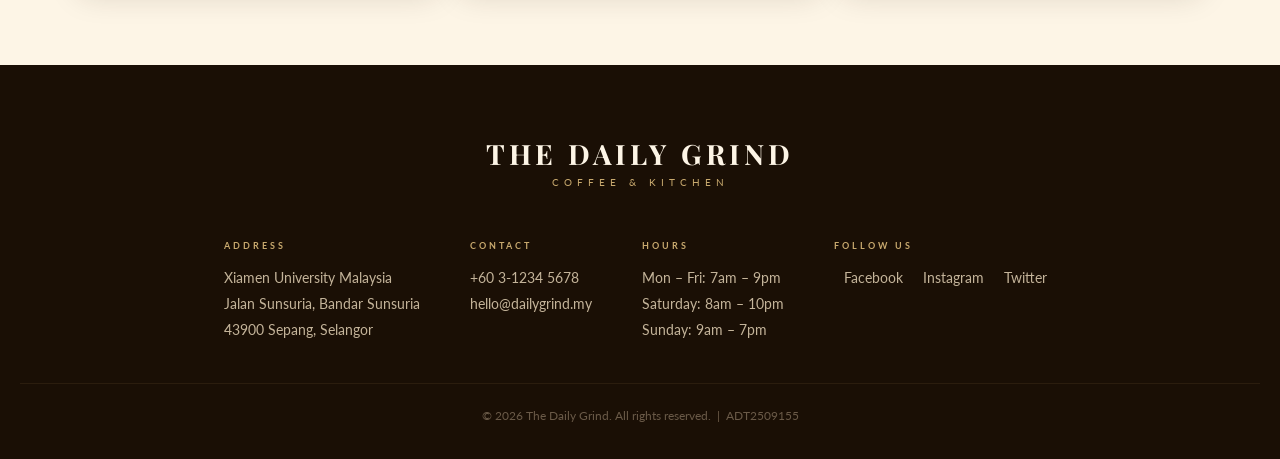
<file: menu.html>
<!DOCTYPE html>
<html lang="en">
<head>
  <meta charset="UTF-8" />
  <meta name="viewport" content="width=device-width, initial-scale=1.0" />
  <title>The Daily Grind – Menu</title>
  <link href="https://fonts.googleapis.com/css2?family=Playfair+Display:ital,wght@0,400;0,700;0,900;1,400;1,700&family=Lato:wght@300;400;700&family=Cormorant+Garamond:ital,wght@0,300;0,600;1,300;1,600&display=swap" rel="stylesheet" />
  <link rel="stylesheet" href="css/style.css" />
  <style>
    .menu-section { padding: 80px 40px 60px; max-width: 1200px; margin: 0 auto; }
    .cat-heading { display:flex; align-items:center; gap:20px; margin:50px 0 32px; }
    .cat-heading-line { flex:1; height:1px; background:linear-gradient(90deg,transparent,#ecddc5); }
    .cat-heading-line:last-child { background:linear-gradient(90deg,#ecddc5,transparent); }
    .cat-heading h3 { font-family:'Playfair Display',serif; font-size:22px; color:var(--brown-dark); white-space:nowrap; letter-spacing:2px; }
    .menu-grid { display:grid; grid-template-columns:repeat(3,1fr); gap:28px; }
    @media(max-width:900px){.menu-grid{grid-template-columns:repeat(2,1fr);}}
    @media(max-width:580px){.menu-grid{grid-template-columns:1fr;}}
    .menu-card { background:#fff; border:1px solid #ecddc5; border-radius:6px; overflow:hidden; box-shadow:0 4px 24px rgba(43,29,14,0.08); transition:transform 0.3s,box-shadow 0.3s; display:flex; flex-direction:column; }
    .menu-card:hover { transform:translateY(-6px); box-shadow:0 16px 44px rgba(43,29,14,0.14); }
    .menu-card-img-wrap { width:100%; height:200px; overflow:hidden; background:#f0e8d8; }
    .menu-card-img-wrap img { width:100%;height:100%;object-fit:cover;transition:transform 0.5s;display:block; }
    .menu-card:hover .menu-card-img-wrap img { transform:scale(1.06); }
    .img-placeholder { width:100%;height:100%;display:flex;align-items:center;justify-content:center;font-size:56px;background:linear-gradient(135deg,#f9f3e8,#ecddc5); }
    .menu-card-body { padding:20px 22px 22px; flex:1; display:flex; flex-direction:column; }
    .menu-cat-badge { font-size:9px;letter-spacing:4px;text-transform:uppercase;font-weight:700;margin-bottom:8px; }
    .menu-card-title { font-family:'Playfair Display',serif;font-size:17px;color:var(--brown-dark);font-weight:700;margin-bottom:7px;line-height:1.2; }
    .menu-card-desc { font-size:12.5px;color:var(--brown-mid);line-height:1.65;flex:1;margin-bottom:14px; }
    .menu-card-footer { display:flex;align-items:center;justify-content:space-between;margin-top:auto; }
    .menu-card-price { font-family:'Playfair Display',serif;font-size:18px;color:var(--green);font-weight:700; }
    .menu-card-tag { font-size:9px;letter-spacing:2px;text-transform:uppercase;font-weight:700;padding:3px 8px;border-radius:20px;background:rgba(200,169,110,0.15);color:var(--gold); }
    .menu-card-tag.veg { background:rgba(92,122,90,0.12);color:var(--green); }
    .menu-card-tag.spicy { background:rgba(192,57,43,0.12);color:#c0392b; }
    .menu-card-tag.alc { background:rgba(100,60,140,0.12);color:#64428c; }
    .filter-row { display:flex;flex-wrap:wrap;gap:10px;margin-bottom:32px;justify-content:center; }
    .filter-btn { padding:9px 22px;border:1px solid #ecddc5;background:#fff;font-size:10px;letter-spacing:3px;text-transform:uppercase;font-weight:700;cursor:pointer;border-radius:3px;transition:all 0.25s;font-family:'Lato',sans-serif;color:var(--brown-mid); }
    .filter-btn.active { background:var(--brown-dark);color:var(--cream);border-color:var(--brown-dark); }
    .filter-btn:hover:not(.active) { border-color:var(--gold);color:var(--brown-dark); }
    .drinks-wrap { overflow-x:auto;border-radius:6px;border:1px solid #ecddc5;margin-bottom:20px; }
    .drinks-table { width:100%;border-collapse:collapse; }
    .drinks-table th { background:var(--brown-dark);color:var(--gold-light);font-size:9px;letter-spacing:4px;text-transform:uppercase;padding:16px 20px;text-align:left;font-weight:700; }
    .drinks-table td { padding:15px 20px;border-bottom:1px solid #f5f0e8;color:var(--brown-dark);font-size:13.5px; }
    .drinks-table tbody tr:last-child td { border-bottom:none; }
    .drinks-table tbody tr:nth-child(even) { background:#fdf8f2; }
    .drinks-table tbody tr:hover { background:rgba(200,169,110,0.07); }
    .price-cell { text-align:right;font-family:'Playfair Display',serif;font-size:16px;color:var(--green);font-weight:700; }
    .bundle-grid { display:grid;grid-template-columns:repeat(3,1fr);gap:24px; }
    @media(max-width:900px){.bundle-grid{grid-template-columns:repeat(2,1fr);}}
    @media(max-width:580px){.bundle-grid{grid-template-columns:1fr;}}
    .bundle-card { background:linear-gradient(135deg,var(--brown-dark) 0%,#1a0f05 100%);border-radius:8px;padding:28px 24px;border:1px solid rgba(200,169,110,0.2);box-shadow:0 8px 32px rgba(43,29,14,0.18);transition:transform 0.3s,box-shadow 0.3s; }
    .bundle-card:hover { transform:translateY(-4px);box-shadow:0 16px 48px rgba(43,29,14,0.28); }
    .bundle-badge { font-size:8px;letter-spacing:4px;text-transform:uppercase;font-weight:700;color:var(--gold);background:rgba(200,169,110,0.12);padding:4px 10px;border-radius:20px;display:inline-block;margin-bottom:14px;border:1px solid rgba(200,169,110,0.25); }
    .bundle-title { font-family:'Playfair Display',serif;font-size:20px;color:var(--cream);margin-bottom:10px;font-weight:700; }
    .bundle-includes { font-size:12px;color:rgba(253,245,230,0.6);line-height:1.7;margin-bottom:16px; }
    .bundle-prices { display:flex;align-items:baseline;gap:12px;flex-wrap:wrap; }
    .bundle-old { font-size:13px;color:rgba(200,169,110,0.5);text-decoration:line-through; }
    .bundle-new { font-family:'Playfair Display',serif;font-size:24px;color:var(--gold-light);font-weight:700; }
    .bundle-save { font-size:10px;color:#c0392b;font-weight:700;letter-spacing:1px;background:rgba(192,57,43,0.15);padding:2px 8px;border-radius:20px; }
    .section-alt { background:var(--cream);padding:80px 0; }
    .section-alt .menu-section { padding:0 40px; }
    .section-wrapper { padding:80px 0; }
    .section-wrapper .menu-section { padding:0 40px; }
  </style>
</head>
<body>
  <div class="top-bar"><a href="index.html">THE DAILY GRIND</a><span>Coffee &amp; Kitchen · Est. 2010</span></div>
  <nav class="site-nav">
    <a href="index.html">Home</a><span class="nav-sep">|</span>
    <a href="menu.html" class="active">Menu</a><span class="nav-sep">|</span>
    <a href="about.html">About</a><span class="nav-sep">|</span>
    <a href="gallery.html">Gallery</a><span class="nav-sep">|</span>
    <a href="order.html">Order</a><span class="nav-sep">|</span>
    <a href="contact.html">Contact</a>
  </nav>

  <div class="page-hero">
    <p class="eyebrow">Our Offerings</p>
    <h1>The Full Menu</h1>
    <p class="sub">Crafted fresh · Locally sourced · Daily specials</p>
    <div class="gold-bar"></div>
  </div>

  <!-- APPETIZERS -->
  <div class="section-wrapper">
  <section class="menu-section">
    <p class="section-label" style="display:block;text-align:center;">Starters</p>
    <h2 class="section-title" style="text-align:center;margin-bottom:10px;">Appetizers</h2>
    <div class="gold-bar" style="margin-bottom:50px;"></div>
    <div class="menu-grid">
      <div class="menu-card">
        <div class="menu-card-img-wrap"><img src="images/cheeseplate.png" alt="Artisan Cheese Plate"/></div>
        <div class="menu-card-body">
          <p class="menu-cat-badge" style="color:var(--gold);">Appetizer</p>
          <h4 class="menu-card-title">Artisan Cheese Plate</h4>
          <p class="menu-card-desc">Locally sourced cheeses, fig jam, seasonal crackers &amp; grapes. Pairs beautifully with our cold brew.</p>
          <div class="menu-card-footer"><span class="menu-card-price">RM 28.00</span><span class="menu-card-tag veg">Vegetarian</span></div>
        </div>
      </div>
      <div class="menu-card">
        <div class="menu-card-img-wrap"><img src="images/soup.png" alt="Creamy Mushroom Soup"/></div>
        <div class="menu-card-body">
          <p class="menu-cat-badge" style="color:var(--gold);">Appetizer</p>
          <h4 class="menu-card-title">Creamy Mushroom Soup</h4>
          <p class="menu-card-desc">Wild mushrooms, truffle oil, fresh thyme &amp; crusty sourdough. A soul-warming classic.</p>
          <div class="menu-card-footer"><span class="menu-card-price">RM 22.00</span><span class="menu-card-tag veg">Vegetarian</span></div>
        </div>
      </div>
      <div class="menu-card">
        <div class="menu-card-img-wrap"><img src="images/bruschetta.png" alt="Classic Bruschetta"/></div>
        <div class="menu-card-body">
          <p class="menu-cat-badge" style="color:var(--gold);">Appetizer</p>
          <h4 class="menu-card-title">Classic Bruschetta</h4>
          <p class="menu-card-desc">Toasted sourdough, heirloom tomatoes, fresh basil &amp; aged balsamic glaze.</p>
          <div class="menu-card-footer"><span class="menu-card-price">RM 18.00</span><span class="menu-card-tag veg">Vegan</span></div>
        </div>
      </div>
      <div class="menu-card">
        <div class="menu-card-img-wrap"><img src="images/Garlic Butter Prawns.jpg" alt="Garlic Butter Prawns"/></div>
        <div class="menu-card-body">
          <p class="menu-cat-badge" style="color:var(--gold);">Appetizer</p>
          <h4 class="menu-card-title">Garlic Butter Prawns</h4>
          <p class="menu-card-desc">Tiger prawns sautéed in herb butter, lemon zest &amp; chilli. Served with grilled baguette.</p>
          <div class="menu-card-footer"><span class="menu-card-price">RM 32.00</span><span class="menu-card-tag spicy">Spicy Option</span></div>
        </div>
      </div>
      <div class="menu-card">
        <div class="menu-card-img-wrap"><img src="images/Garden Salad Bowl.jpg" alt="Garden Salad Bowl"/></div>
        <div class="menu-card-body">
          <p class="menu-cat-badge" style="color:var(--gold);">Appetizer</p>
          <h4 class="menu-card-title">Garden Salad Bowl</h4>
          <p class="menu-card-desc">Romaine, cherry tomatoes, cucumber, feta, olives &amp; house lemon-herb dressing.</p>
          <div class="menu-card-footer"><span class="menu-card-price">RM 20.00</span><span class="menu-card-tag veg">Vegetarian</span></div>
        </div>
      </div>
      <div class="menu-card">
        <div class="menu-card-img-wrap"><img src="images/Caramelised Onion Tart.jpg" alt="Caramelised Onion Tart"/></div>
        <div class="menu-card-body">
          <p class="menu-cat-badge" style="color:var(--gold);">Appetizer</p>
          <h4 class="menu-card-title">Caramelised Onion Tart</h4>
          <p class="menu-card-desc">Buttery pastry shell, slow-cooked onions, gruyère &amp; fresh thyme. Rustic French elegance.</p>
          <div class="menu-card-footer"><span class="menu-card-price">RM 24.00</span><span class="menu-card-tag veg">Vegetarian</span></div>
        </div>
      </div>
    </div>
  </section>
  </div>

  <!-- MAIN COURSES -->
  <div class="section-alt">
  <section class="menu-section">
    <p class="section-label" style="display:block;text-align:center;">Hearty Mains</p>
    <h2 class="section-title" style="text-align:center;margin-bottom:10px;">Main Courses</h2>
    <div class="gold-bar" style="margin-bottom:36px;"></div>
    <div class="filter-row">
      <button onclick="filterMenu('all')" id="btn-all" class="filter-btn active">All</button>
      <button onclick="filterMenu('breakfast')" id="btn-breakfast" class="filter-btn">Breakfast</button>
      <button onclick="filterMenu('lunch')" id="btn-lunch" class="filter-btn">Lunch</button>
      <button onclick="filterMenu('traditional')" id="btn-traditional" class="filter-btn">Traditional</button>
    </div>
    <div class="menu-grid" id="main-courses-container">
      <div class="menu-card menu-item" data-category="breakfast" style="display:flex;">
        <div class="menu-card-img-wrap"><img src="images/avocadotoast.png" alt="Smashed Avocado Toast"/></div>
        <div class="menu-card-body">
          <p class="menu-cat-badge" style="color:var(--green);">Breakfast</p>
          <h4 class="menu-card-title">Smashed Avocado Toast</h4>
          <p class="menu-card-desc">Sourdough, avocado, poached egg, chilli flakes &amp; lemon zest. A morning staple.</p>
          <div class="menu-card-footer"><span class="menu-card-price">RM 24.00</span><span class="menu-card-tag veg">Vegetarian</span></div>
        </div>
      </div>
      <div class="menu-card menu-item" data-category="breakfast" style="display:flex;">
        <div class="menu-card-img-wrap"><img src="images/bigbreakfast.png" alt="The Big Breakfast"/></div>
        <div class="menu-card-body">
          <p class="menu-cat-badge" style="color:var(--green);">Breakfast</p>
          <h4 class="menu-card-title">The Big Breakfast</h4>
          <p class="menu-card-desc">Eggs your way, turkey bacon, baked beans, sautéed mushrooms &amp; toast. A full start.</p>
          <div class="menu-card-footer"><span class="menu-card-price">RM 32.00</span></div>
        </div>
      </div>
      <div class="menu-card menu-item" data-category="breakfast" style="display:flex;">
        <div class="menu-card-img-wrap"><img src="images/pastrie.png" alt="Brioche French Toast"/></div>
        <div class="menu-card-body">
          <p class="menu-cat-badge" style="color:var(--green);">Breakfast</p>
          <h4 class="menu-card-title">Brioche French Toast</h4>
          <p class="menu-card-desc">Thick-cut brioche, vanilla custard soak, maple syrup, fresh berries &amp; whipped cream.</p>
          <div class="menu-card-footer"><span class="menu-card-price">RM 26.00</span><span class="menu-card-tag veg">Vegetarian</span></div>
        </div>
      </div>
      <div class="menu-card menu-item" data-category="lunch" style="display:flex;">
        <div class="menu-card-img-wrap"><img src="images/grilledchicken.png" alt="Grilled Herb Chicken"/></div>
        <div class="menu-card-body">
          <p class="menu-cat-badge" style="color:var(--gold);">Lunch</p>
          <h4 class="menu-card-title">Grilled Herb Chicken</h4>
          <p class="menu-card-desc">Free-range chicken, roasted root vegetables, lemon butter sauce &amp; creamy mash.</p>
          <div class="menu-card-footer"><span class="menu-card-price">RM 38.00</span></div>
        </div>
      </div>
      <div class="menu-card menu-item" data-category="lunch" style="display:flex;">
        <div class="menu-card-img-wrap"><img src="images/pasta.png" alt="Truffle Carbonara"/></div>
        <div class="menu-card-body">
          <p class="menu-cat-badge" style="color:var(--gold);">Lunch</p>
          <h4 class="menu-card-title">Truffle Carbonara</h4>
          <p class="menu-card-desc">Spaghetti, egg yolk, pancetta, aged parmesan &amp; black truffle shavings. Indulgent &amp; silky.</p>
          <div class="menu-card-footer"><span class="menu-card-price">RM 36.00</span></div>
        </div>
      </div>
      <div class="menu-card menu-item" data-category="lunch" style="display:flex;">
        <div class="menu-card-img-wrap"><img src="images/Pan-Seared Ribeye.jpg" alt="Pan-Seared Ribeye"/></div>
        <div class="menu-card-body">
          <p class="menu-cat-badge" style="color:var(--gold);">Lunch</p>
          <h4 class="menu-card-title">Pan-Seared Ribeye</h4>
          <p class="menu-card-desc">200g Australian grass-fed ribeye, red wine jus, asparagus &amp; roasted garlic mash.</p>
          <div class="menu-card-footer"><span class="menu-card-price">RM 68.00</span><span class="menu-card-tag">Chef's Pick</span></div>
        </div>
      </div>
      <div class="menu-card menu-item" data-category="traditional" style="display:flex;">
        <div class="menu-card-img-wrap"><img src="images/Nasi Lemak Heritage.jpg" alt="Nasi Lemak Heritage"/></div>
        <div class="menu-card-body">
          <p class="menu-cat-badge" style="color:#c8762a;">Traditional</p>
          <h4 class="menu-card-title">Nasi Lemak Heritage</h4>
          <p class="menu-card-desc">Pandan coconut rice, sambal udang, crispy ikan bilis, half-boiled egg &amp; cucumber.</p>
          <div class="menu-card-footer"><span class="menu-card-price">RM 22.00</span><span class="menu-card-tag spicy">Spicy</span></div>
        </div>
      </div>
      <div class="menu-card menu-item" data-category="traditional" style="display:flex;">
        <div class="menu-card-img-wrap"><img src="images/Asam Laksa.jpg" alt="Asam Laksa"/></div>
        <div class="menu-card-body">
          <p class="menu-cat-badge" style="color:#c8762a;">Traditional</p>
          <h4 class="menu-card-title">Asam Laksa</h4>
          <p class="menu-card-desc">Tangy tamarind broth, flaked mackerel, rice noodles, pineapple, mint &amp; shrimp paste.</p>
          <div class="menu-card-footer"><span class="menu-card-price">RM 20.00</span><span class="menu-card-tag spicy">Spicy</span></div>
        </div>
      </div>
      <div class="menu-card menu-item" data-category="traditional" style="display:flex;">
        <div class="menu-card-img-wrap"><img src="images/Beef Rendang Set.jpg" alt="Beef Rendang Set"/></div>
        <div class="menu-card-body">
          <p class="menu-cat-badge" style="color:#c8762a;">Traditional</p>
          <h4 class="menu-card-title">Beef Rendang Set</h4>
          <p class="menu-card-desc">Slow-cooked dry beef rendang with turmeric rice, kerabu salad &amp; papadum. Rich &amp; aromatic.</p>
          <div class="menu-card-footer"><span class="menu-card-price">RM 34.00</span></div>
        </div>
      </div>
    </div>
  </section>
  </div>

  <!-- SNACKS -->
  <div class="section-wrapper">
  <section class="menu-section">
    <p class="section-label" style="display:block;text-align:center;">Between Meals</p>
    <h2 class="section-title" style="text-align:center;margin-bottom:10px;">Snacks &amp; Light Bites</h2>
    <div class="gold-bar" style="margin-bottom:50px;"></div>
    <div class="menu-grid">
      <div class="menu-card">
        <div class="menu-card-img-wrap"><img src="images/pastrie.png" alt="Pastry Basket"/></div>
        <div class="menu-card-body">
          <p class="menu-cat-badge" style="color:var(--gold);">Bakery</p>
          <h4 class="menu-card-title">Morning Pastry Basket</h4>
          <p class="menu-card-desc">Selection of 3 fresh-baked pastries: croissant, pain au chocolat &amp; seasonal tart.</p>
          <div class="menu-card-footer"><span class="menu-card-price">RM 18.00</span><span class="menu-card-tag veg">Fresh Daily</span></div>
        </div>
      </div>
      <div class="menu-card">
        <div class="menu-card-img-wrap"><img src="images/Truffle Parmesan Fries.jpg" alt="Truffle Parmesan Fries"/></div>
        <div class="menu-card-body">
          <p class="menu-cat-badge" style="color:var(--gold);">Snack</p>
          <h4 class="menu-card-title">Truffle Parmesan Fries</h4>
          <p class="menu-card-desc">Crispy hand-cut fries, truffle oil drizzle, shaved parmesan &amp; fresh rosemary.</p>
          <div class="menu-card-footer"><span class="menu-card-price">RM 16.00</span><span class="menu-card-tag veg">Vegetarian</span></div>
        </div>
      </div>
      <div class="menu-card">
        <div class="menu-card-img-wrap"><img src="images/Hummus &amp; Pita Board.jpg" alt="Hummus &amp; Pita Board"/></div>
        <div class="menu-card-body">
          <p class="menu-cat-badge" style="color:var(--gold);">Snack</p>
          <h4 class="menu-card-title">Hummus &amp; Pita Board</h4>
          <p class="menu-card-desc">House-made hummus, toasted pita, olives, sun-dried tomatoes &amp; za'atar oil.</p>
          <div class="menu-card-footer"><span class="menu-card-price">RM 19.00</span><span class="menu-card-tag veg">Vegan</span></div>
        </div>
      </div>
      <div class="menu-card">
        <div class="menu-card-img-wrap"><img src="images/Smoked Salmon Bagel.jpg" alt="Smoked Salmon Bagel"/></div>
        <div class="menu-card-body">
          <p class="menu-cat-badge" style="color:var(--gold);">Light Bite</p>
          <h4 class="menu-card-title">Smoked Salmon Bagel</h4>
          <p class="menu-card-desc">Toasted bagel, cream cheese, smoked salmon, capers &amp; pickled red onions.</p>
          <div class="menu-card-footer"><span class="menu-card-price">RM 23.00</span></div>
        </div>
      </div>
      <div class="menu-card">
        <div class="menu-card-img-wrap"><img src="images/Grilled Veggie Wrap.jpg" alt="Grilled Veggie Wrap"/></div>
        <div class="menu-card-body">
          <p class="menu-cat-badge" style="color:var(--gold);">Light Bite</p>
          <h4 class="menu-card-title">Grilled Veggie Wrap</h4>
          <p class="menu-card-desc">Charred capsicum, zucchini, spinach, feta &amp; chipotle aioli in a spinach tortilla.</p>
          <div class="menu-card-footer"><span class="menu-card-price">RM 18.00</span><span class="menu-card-tag veg">Vegan Option</span></div>
        </div>
      </div>
      <div class="menu-card">
        <div class="menu-card-img-wrap"><img src="images/Soft Boiled Egg Soldiers.jpg" alt="Soft Boiled Egg Soldiers"/></div>
        <div class="menu-card-body">
          <p class="menu-cat-badge" style="color:var(--gold);">Snack</p>
          <h4 class="menu-card-title">Soft Boiled Egg Soldiers</h4>
          <p class="menu-card-desc">Two perfectly soft-boiled eggs with buttered toast soldiers &amp; sea salt flakes.</p>
          <div class="menu-card-footer"><span class="menu-card-price">RM 12.00</span><span class="menu-card-tag veg">Vegetarian</span></div>
        </div>
      </div>
    </div>
  </section>
  </div>

  <!-- DESSERTS -->
  <div class="section-alt">
  <section class="menu-section">
    <p class="section-label" style="display:block;text-align:center;">Sweet Endings</p>
    <h2 class="section-title" style="text-align:center;margin-bottom:10px;">Desserts</h2>
    <div class="gold-bar" style="margin-bottom:50px;"></div>
    <div class="menu-grid">
      <div class="menu-card">
        <div class="menu-card-img-wrap"><img src="images/New York Cheesecake.jpg" alt="New York Cheesecake"/></div>
        <div class="menu-card-body">
          <p class="menu-cat-badge" style="color:#c8762a;">Dessert</p>
          <h4 class="menu-card-title">New York Cheesecake</h4>
          <p class="menu-card-desc">Classic baked cheesecake on a graham cracker base, topped with fresh strawberry coulis.</p>
          <div class="menu-card-footer"><span class="menu-card-price">RM 18.00</span></div>
        </div>
      </div>
      <div class="menu-card">
        <div class="menu-card-img-wrap"><img src="images/Crème Brûlée.jpg" alt="Crème Brûlée"/></div>
        <div class="menu-card-body">
          <p class="menu-cat-badge" style="color:#c8762a;">Dessert</p>
          <h4 class="menu-card-title">Crème Brûlée</h4>
          <p class="menu-card-desc">Classic vanilla custard with a perfectly torched caramelised sugar crust. Served warm.</p>
          <div class="menu-card-footer"><span class="menu-card-price">RM 19.00</span><span class="menu-card-tag">Signature</span></div>
        </div>
      </div>
      <div class="menu-card">
        <div class="menu-card-img-wrap"><img src="images/Molten Lava Cake.jpg" alt="Molten Lava Cake"/></div>
        <div class="menu-card-body">
          <p class="menu-cat-badge" style="color:#c8762a;">Dessert</p>
          <h4 class="menu-card-title">Molten Lava Cake</h4>
          <p class="menu-card-desc">Dark chocolate fondant with a gooey centre, served with vanilla bean ice cream.</p>
          <div class="menu-card-footer"><span class="menu-card-price">RM 22.00</span><span class="menu-card-tag">Must Try</span></div>
        </div>
      </div>
      <div class="menu-card">
        <div class="menu-card-img-wrap"><img src="images/Affogato al Caffè.jpg" alt="Affogato al Caffè"/></div>
        <div class="menu-card-body">
          <p class="menu-cat-badge" style="color:#c8762a;">Dessert</p>
          <h4 class="menu-card-title">Affogato al Caffè</h4>
          <p class="menu-card-desc">Two scoops of vanilla gelato drowned in a hot double espresso shot. Italian classic.</p>
          <div class="menu-card-footer"><span class="menu-card-price">RM 16.00</span></div>
        </div>
      </div>
      <div class="menu-card">
        <div class="menu-card-img-wrap"><img src="images/Ondeh-Ondeh Panna Cotta.jpg" alt="Ondeh-Ondeh Panna Cotta"/></div>
        <div class="menu-card-body">
          <p class="menu-cat-badge" style="color:#c8762a;">Dessert</p>
          <h4 class="menu-card-title">Ondeh-Ondeh Panna Cotta</h4>
          <p class="menu-card-desc">Pandan coconut panna cotta with gula melaka drizzle &amp; toasted desiccated coconut.</p>
          <div class="menu-card-footer"><span class="menu-card-price">RM 17.00</span><span class="menu-card-tag">Local Twist</span></div>
        </div>
      </div>
      <div class="menu-card">
        <div class="menu-card-img-wrap"><img src="images/Eton Mess.jpg" alt="Eton Mess"/></div>
        <div class="menu-card-body">
          <p class="menu-cat-badge" style="color:#c8762a;">Dessert</p>
          <h4 class="menu-card-title">Eton Mess</h4>
          <p class="menu-card-desc">Crushed meringue, Chantilly cream, fresh strawberries &amp; passion fruit curd.</p>
          <div class="menu-card-footer"><span class="menu-card-price">RM 15.00</span><span class="menu-card-tag veg">Gluten-Free</span></div>
        </div>
      </div>
    </div>
  </section>
  </div>

  <!-- KIDS & BABIES -->
  <div class="section-wrapper">
  <section class="menu-section">
    <p class="section-label" style="display:block;text-align:center;">For Little Ones</p>
    <h2 class="section-title" style="text-align:center;margin-bottom:10px;">Kids &amp; Babies</h2>
    <div class="gold-bar" style="margin-bottom:50px;"></div>
    <div class="menu-grid">
      <div class="menu-card">
        <div class="menu-card-img-wrap"><img src="images/Mini Scrambled Egg Toast.jpg" alt="Mini Scrambled Egg Toast"/></div>
        <div class="menu-card-body">
          <p class="menu-cat-badge" style="color:#e67e22;">Children (4–12 yrs)</p>
          <h4 class="menu-card-title">Mini Scrambled Egg Toast</h4>
          <p class="menu-card-desc">Soft scrambled eggs on white toast with baked beans &amp; cherry tomatoes. No fuss, all smiles.</p>
          <div class="menu-card-footer"><span class="menu-card-price">RM 12.00</span><span class="menu-card-tag veg">Kids Size</span></div>
        </div>
      </div>
      <div class="menu-card">
        <div class="menu-card-img-wrap"><img src="images/Butter Pasta.jpg" alt="Butter Pasta"/></div>
        <div class="menu-card-body">
          <p class="menu-cat-badge" style="color:#e67e22;">Children (4–12 yrs)</p>
          <h4 class="menu-card-title">Butter Pasta</h4>
          <p class="menu-card-desc">Fusilli tossed in butter &amp; mild cheese sauce. Simple, delicious, kid-approved.</p>
          <div class="menu-card-footer"><span class="menu-card-price">RM 14.00</span><span class="menu-card-tag veg">Kids Size</span></div>
        </div>
      </div>
      <div class="menu-card">
        <div class="menu-card-img-wrap"><img src="images/Mini Pancake Stack.jpg" alt="Mini Pancake Stack"/></div>
        <div class="menu-card-body">
          <p class="menu-cat-badge" style="color:#e67e22;">Children (4–12 yrs)</p>
          <h4 class="menu-card-title">Mini Pancake Stack</h4>
          <p class="menu-card-desc">Three fluffy pancakes with maple syrup, sliced banana &amp; sprinkles. A real crowd-pleaser.</p>
          <div class="menu-card-footer"><span class="menu-card-price">RM 13.00</span><span class="menu-card-tag veg">Kids Fave</span></div>
        </div>
      </div>
      <div class="menu-card">
        <div class="menu-card-img-wrap"><img src="images/Banana Oat Purée.jpg" alt="Banana Oat Purée"/></div>
        <div class="menu-card-body">
          <p class="menu-cat-badge" style="color:#e67e22;">Baby (6–24 months)</p>
          <h4 class="menu-card-title">Banana Oat Purée</h4>
          <p class="menu-card-desc">Organic rolled oats blended with fresh banana. No sugar, no salt, no additives whatsoever.</p>
          <div class="menu-card-footer"><span class="menu-card-price">RM 8.00</span><span class="menu-card-tag veg">Organic</span></div>
        </div>
      </div>
      <div class="menu-card">
        <div class="menu-card-img-wrap"><img src="images/Sweet Potato &amp; Carrot Mash.jpg" alt="Sweet Potato &amp; Carrot Mash"/></div>
        <div class="menu-card-body">
          <p class="menu-cat-badge" style="color:#e67e22;">Baby (6–24 months)</p>
          <h4 class="menu-card-title">Sweet Potato &amp; Carrot Mash</h4>
          <p class="menu-card-desc">Steamed organic vegetables blended smooth. Naturally sweet, no additives.</p>
          <div class="menu-card-footer"><span class="menu-card-price">RM 8.00</span><span class="menu-card-tag veg">Organic</span></div>
        </div>
      </div>
      <div class="menu-card">
        <div class="menu-card-img-wrap"><img src="images/Grilled Chicken Strips.jpg" alt="Grilled Chicken Strips"/></div>
        <div class="menu-card-body">
          <p class="menu-cat-badge" style="color:#e67e22;">Children (4–12 yrs)</p>
          <h4 class="menu-card-title">Grilled Chicken Strips</h4>
          <p class="menu-card-desc">Tender grilled chicken strips with oven-baked sweet potato wedges &amp; mild dipping sauce.</p>
          <div class="menu-card-footer"><span class="menu-card-price">RM 16.00</span><span class="menu-card-tag">Kids Size</span></div>
        </div>
      </div>
    </div>
  </section>
  </div>

  <!-- FRUITS & WELLNESS -->
  <div class="section-alt">
  <section class="menu-section">
    <p class="section-label" style="display:block;text-align:center;">Fresh &amp; Wholesome</p>
    <h2 class="section-title" style="text-align:center;margin-bottom:10px;">Fruits &amp; Wellness Bowls</h2>
    <div class="gold-bar" style="margin-bottom:50px;"></div>
    <div class="menu-grid">
      <div class="menu-card">
        <div class="menu-card-img-wrap"><img src="images/Seasonal Fruit Platter.jpg" alt="Seasonal Fruit Platter"/></div>
        <div class="menu-card-body">
          <p class="menu-cat-badge" style="color:var(--green);">Fruit Plate</p>
          <h4 class="menu-card-title">Seasonal Fruit Platter</h4>
          <p class="menu-card-desc">Rotating selection of seasonal local fruits: papaya, watermelon, dragonfruit &amp; mango.</p>
          <div class="menu-card-footer"><span class="menu-card-price">RM 16.00</span><span class="menu-card-tag veg">Vegan</span></div>
        </div>
      </div>
      <div class="menu-card">
        <div class="menu-card-img-wrap"><img src="images/Açaí Power Bowl.jpg" alt="Açaí Power Bowl"/></div>
        <div class="menu-card-body">
          <p class="menu-cat-badge" style="color:var(--green);">Wellness Bowl</p>
          <h4 class="menu-card-title">Açaí Power Bowl</h4>
          <p class="menu-card-desc">Açaí berry base, granola, banana, coconut flakes, chia seeds &amp; local honey drizzle.</p>
          <div class="menu-card-footer"><span class="menu-card-price">RM 22.00</span><span class="menu-card-tag veg">Gluten-Free</span></div>
        </div>
      </div>
      <div class="menu-card">
        <div class="menu-card-img-wrap"><img src="images/Green Goddess Bowl.jpg" alt="Green Goddess Bowl"/></div>
        <div class="menu-card-body">
          <p class="menu-cat-badge" style="color:var(--green);">Wellness Bowl</p>
          <h4 class="menu-card-title">Green Goddess Bowl</h4>
          <p class="menu-card-desc">Spirulina smoothie base, kiwi, cucumber, spinach, flaxseed &amp; lemon zest. Pure energy.</p>
          <div class="menu-card-footer"><span class="menu-card-price">RM 20.00</span><span class="menu-card-tag veg">Vegan</span></div>
        </div>
      </div>
    </div>
  </section>
  </div>

  <!-- HOT DRINKS TABLE -->
  <div class="section-wrapper">
  <section class="menu-section">
    <p class="section-label" style="display:block;text-align:center;">Warm Your Soul</p>
    <h2 class="section-title" style="text-align:center;margin-bottom:10px;">Hot Beverages</h2>
    <div class="gold-bar" style="margin-bottom:50px;"></div>
    <div class="drinks-wrap">
      <table class="drinks-table">
        <thead><tr><th>Drink</th><th>Description</th><th style="text-align:right;">Price</th></tr></thead>
        <tbody>
          <tr><td><strong>Espresso</strong></td><td style="color:var(--brown-mid);">Single or double shot. Rich, bold, classic.</td><td class="price-cell">RM 8.00</td></tr>
          <tr><td><strong>Flat White</strong></td><td style="color:var(--brown-mid);">Velvety microfoam over a double ristretto.</td><td class="price-cell">RM 12.00</td></tr>
          <tr><td><strong>Cappuccino</strong></td><td style="color:var(--brown-mid);">Equal parts espresso, steamed milk &amp; thick foam.</td><td class="price-cell">RM 11.00</td></tr>
          <tr><td><strong>Café Latte</strong></td><td style="color:var(--brown-mid);">Smooth espresso &amp; silky steamed milk. Oat, soy or almond available.</td><td class="price-cell">RM 13.00</td></tr>
          <tr><td><strong>Long Black</strong></td><td style="color:var(--brown-mid);">Bold double espresso over hot water. Clean &amp; intense.</td><td class="price-cell">RM 9.00</td></tr>
          <tr><td><strong>Cortado</strong></td><td style="color:var(--brown-mid);">Equal parts espresso &amp; warm milk. Balanced &amp; smooth.</td><td class="price-cell">RM 10.00</td></tr>
          <tr><td><strong>Matcha Latte</strong></td><td style="color:var(--brown-mid);">Ceremonial grade matcha with oat or soy milk.</td><td class="price-cell">RM 15.00</td></tr>
          <tr><td><strong>Chamomile Tea</strong></td><td style="color:var(--brown-mid);">Organic, soothing &amp; beautifully fragrant.</td><td class="price-cell">RM 10.00</td></tr>
          <tr><td><strong>Masala Chai</strong></td><td style="color:var(--brown-mid);">Spiced black tea with cardamom, cinnamon, ginger &amp; steamed milk.</td><td class="price-cell">RM 12.00</td></tr>
          <tr><td><strong>Teh Tarik</strong></td><td style="color:var(--brown-mid);">Traditional pulled milk tea, robust &amp; frothy. A Malaysian icon.</td><td class="price-cell">RM 8.00</td></tr>
          <tr><td><strong>White Hot Chocolate</strong></td><td style="color:var(--brown-mid);">Belgian white chocolate melted into steamed milk. Rich &amp; comforting.</td><td class="price-cell">RM 14.00</td></tr>
        </tbody>
      </table>
    </div>
  </section>
  </div>

  <!-- COLD DRINKS TABLE -->
  <div class="section-alt">
  <section class="menu-section">
    <p class="section-label" style="display:block;text-align:center;">Chilled &amp; Refreshing</p>
    <h2 class="section-title" style="text-align:center;margin-bottom:10px;">Cold Beverages</h2>
    <div class="gold-bar" style="margin-bottom:50px;"></div>
    <div class="drinks-wrap">
      <table class="drinks-table">
        <thead><tr><th>Drink</th><th>Description</th><th style="text-align:right;">Price</th></tr></thead>
        <tbody>
          <tr><td><strong>Cold Brew</strong></td><td style="color:var(--brown-mid);">Slow-steeped 18 hrs. Naturally sweet &amp; smooth.</td><td class="price-cell">RM 14.00</td></tr>
          <tr><td><strong>Iced Latte</strong></td><td style="color:var(--brown-mid);">Double espresso over ice &amp; cold milk. Refreshing morning fix.</td><td class="price-cell">RM 14.00</td></tr>
          <tr><td><strong>Iced Matcha</strong></td><td style="color:var(--brown-mid);">Ceremonial matcha shaken over ice with oat milk.</td><td class="price-cell">RM 16.00</td></tr>
          <tr><td><strong>Fresh Orange Juice</strong></td><td style="color:var(--brown-mid);">Freshly pressed Valencia oranges, no sugar added.</td><td class="price-cell">RM 13.00</td></tr>
          <tr><td><strong>Watermelon Mint Cooler</strong></td><td style="color:var(--brown-mid);">Blended fresh watermelon, mint &amp; squeeze of lime.</td><td class="price-cell">RM 14.00</td></tr>
          <tr><td><strong>Mango Lassi</strong></td><td style="color:var(--brown-mid);">Alphonso mango, yoghurt, cardamom &amp; a touch of honey.</td><td class="price-cell">RM 15.00</td></tr>
          <tr><td><strong>Sparkling Lemonade</strong></td><td style="color:var(--brown-mid);">Hand-pressed lemon, elderflower cordial &amp; sparkling water.</td><td class="price-cell">RM 12.00</td></tr>
          <tr><td><strong>Bandung Rose</strong></td><td style="color:var(--brown-mid);">Rose syrup &amp; evaporated milk over ice. Sweet Malaysian classic.</td><td class="price-cell">RM 9.00</td></tr>
        </tbody>
      </table>
    </div>
  </section>
  </div>

  <!-- ALCOHOLIC BEVERAGES -->
  <div class="section-wrapper">
  <section class="menu-section">
    <p class="section-label" style="display:block;text-align:center;">For Adults (21+)</p>
    <h2 class="section-title" style="text-align:center;margin-bottom:10px;">Alcoholic Beverages</h2>
    <p style="text-align:center;font-size:13px;color:var(--brown-mid);margin-bottom:40px;">Must be 21+ to order · Please drink responsibly</p>
    <div class="menu-grid">
      <div class="menu-card">
        <div class="menu-card-img-wrap"><img src="images/House Red Wine.jpg" alt="House Red Wine"/></div>
        <div class="menu-card-body">
          <p class="menu-cat-badge" style="color:#64428c;">Wine</p>
          <h4 class="menu-card-title">House Red Wine</h4>
          <p class="menu-card-desc">Curated selection of Shiraz &amp; Cabernet Sauvignon. Ask your server for today's pour.</p>
          <div class="menu-card-footer"><span class="menu-card-price">RM 28.00</span><span class="menu-card-tag alc">21+</span></div>
        </div>
      </div>
      <div class="menu-card">
        <div class="menu-card-img-wrap"><img src="images/Prosecco Glass.jpg" alt="Prosecco Glass"/></div>
        <div class="menu-card-body">
          <p class="menu-cat-badge" style="color:#64428c;">Wine</p>
          <h4 class="menu-card-title">Prosecco Glass</h4>
          <p class="menu-card-desc">Italian sparkling wine, light &amp; bubbly. Perfect for celebrations &amp; brunches.</p>
          <div class="menu-card-footer"><span class="menu-card-price">RM 32.00</span><span class="menu-card-tag alc">21+</span></div>
        </div>
      </div>
      <div class="menu-card">
        <div class="menu-card-img-wrap"><img src="images/Craft Beer of the Month.jpg" alt="Craft Beer of the Month"/></div>
        <div class="menu-card-body">
          <p class="menu-cat-badge" style="color:#64428c;">Beer</p>
          <h4 class="menu-card-title">Craft Beer of the Month</h4>
          <p class="menu-card-desc">Rotating local craft selection. Ask your server about today's featured brew.</p>
          <div class="menu-card-footer"><span class="menu-card-price">RM 22.00</span><span class="menu-card-tag alc">21+</span></div>
        </div>
      </div>
      <div class="menu-card">
        <div class="menu-card-img-wrap"><img src="images/Espresso Martini.jpg" alt="Espresso Martini"/></div>
        <div class="menu-card-body">
          <p class="menu-cat-badge" style="color:#64428c;">Cocktail</p>
          <h4 class="menu-card-title">Espresso Martini</h4>
          <p class="menu-card-desc">Our cold brew, vodka, Kahlúa &amp; a float of three coffee beans. Sophisticated &amp; bold.</p>
          <div class="menu-card-footer"><span class="menu-card-price">RM 42.00</span><span class="menu-card-tag alc">Signature</span></div>
        </div>
      </div>
      <div class="menu-card">
        <div class="menu-card-img-wrap"><img src="images/Café Old Fashioned.jpg" alt="Café Old Fashioned"/></div>
        <div class="menu-card-body">
          <p class="menu-cat-badge" style="color:#64428c;">Cocktail</p>
          <h4 class="menu-card-title">Café Old Fashioned</h4>
          <p class="menu-card-desc">Bourbon, cold brew reduction, demerara, Angostura bitters &amp; orange peel. Smoky &amp; deep.</p>
          <div class="menu-card-footer"><span class="menu-card-price">RM 48.00</span><span class="menu-card-tag alc">21+</span></div>
        </div>
      </div>
      <div class="menu-card">
        <div class="menu-card-img-wrap"><img src="images/Tropical Mule.jpg" alt="Tropical Mule"/></div>
        <div class="menu-card-body">
          <p class="menu-cat-badge" style="color:#64428c;">Cocktail</p>
          <h4 class="menu-card-title">Tropical Mule</h4>
          <p class="menu-card-desc">Vodka, fresh mango juice, ginger beer, lime &amp; mint. Refreshing &amp; tropical.</p>
          <div class="menu-card-footer"><span class="menu-card-price">RM 38.00</span><span class="menu-card-tag alc">21+</span></div>
        </div>
      </div>
    </div>
  </section>
  </div>

  <!-- BUNDLE DEALS -->
  <div class="section-alt">
  <section class="menu-section">
    <p class="section-label" style="display:block;text-align:center;">Save More</p>
    <h2 class="section-title" style="text-align:center;margin-bottom:10px;">Bundle Deals</h2>
    <div class="gold-bar" style="margin-bottom:50px;"></div>
    <div class="bundle-grid">
      <div class="bundle-card">
        <div class="bundle-badge">☕ Morning Duo</div>
        <div class="bundle-title">Rise &amp; Shine Set</div>
        <div class="bundle-includes">Flat White + Smashed Avocado Toast + Any pastry of your choice</div>
        <div class="bundle-prices"><span class="bundle-old">RM 46.00</span><span class="bundle-new">RM 35.00</span><span class="bundle-save">Save RM 11</span></div>
      </div>
      <div class="bundle-card">
        <div class="bundle-badge">🍽️ Lunch Set</div>
        <div class="bundle-title">Power Lunch Duo</div>
        <div class="bundle-includes">Any Main Course + Cold Brew + Dessert of the Day</div>
        <div class="bundle-prices"><span class="bundle-old">RM 68.00</span><span class="bundle-new">RM 52.00</span><span class="bundle-save">Save RM 16</span></div>
      </div>
      <div class="bundle-card">
        <div class="bundle-badge">👨‍👩‍👧 Family</div>
        <div class="bundle-title">Family Feast Bundle</div>
        <div class="bundle-includes">2 Mains + 2 Kids Meals + 4 Drinks + 1 Dessert to share</div>
        <div class="bundle-prices"><span class="bundle-old">RM 130.00</span><span class="bundle-new">RM 98.00</span><span class="bundle-save">Save RM 32</span></div>
      </div>
      <div class="bundle-card">
        <div class="bundle-badge">🎂 Celebration</div>
        <div class="bundle-title">Date Night Package</div>
        <div class="bundle-includes">2 Appetizers + 2 Mains + 1 Dessert + 1 Bottle of Prosecco</div>
        <div class="bundle-prices"><span class="bundle-old">RM 180.00</span><span class="bundle-new">RM 138.00</span><span class="bundle-save">Save RM 42</span></div>
      </div>
      <div class="bundle-card">
        <div class="bundle-badge">☕ Coffee Lover</div>
        <div class="bundle-title">Barista's Pick Trio</div>
        <div class="bundle-includes">Espresso + Flat White + Cold Brew + Any snack of your choice</div>
        <div class="bundle-prices"><span class="bundle-old">RM 50.00</span><span class="bundle-new">RM 38.00</span><span class="bundle-save">Save RM 12</span></div>
      </div>
      <div class="bundle-card">
        <div class="bundle-badge">🍃 Wellness</div>
        <div class="bundle-title">Clean &amp; Green Set</div>
        <div class="bundle-includes">Açaí Bowl + Green Goddess Bowl + 2 Cold-pressed Juices</div>
        <div class="bundle-prices"><span class="bundle-old">RM 70.00</span><span class="bundle-new">RM 52.00</span><span class="bundle-save">Save RM 18</span></div>
      </div>
    </div>
  </section>
  </div>

  <footer class="site-footer">
    <h3 class="footer-brand">THE DAILY GRIND</h3>
    <p class="footer-tagline">Coffee &amp; Kitchen</p>
    <div class="footer-grid">
      <div><p class="footer-col-label">Address</p><p>Xiamen University Malaysia<br/>Jalan Sunsuria, Bandar Sunsuria<br/>43900 Sepang, Selangor</p></div>
      <div><p class="footer-col-label">Contact</p><p>+60 3-1234 5678<br/>hello@dailygrind.my</p></div>
      <div><p class="footer-col-label">Hours</p><p>Mon – Fri: 7am – 9pm<br/>Saturday: 8am – 10pm<br/>Sunday: 9am – 7pm</p></div>
      <div><p class="footer-col-label">Follow Us</p><p class="footer-links"><a href="#">Facebook</a><a href="#">Instagram</a><a href="#">Twitter</a></p></div>
    </div>
    <div class="footer-rule"></div>
    <p class="footer-copy">&copy; 2026 The Daily Grind. All rights reserved. &nbsp;|&nbsp; ADT2509155</p>
  </footer>

  <script>
    function filterMenu(category) {
      var items = document.getElementsByClassName('menu-item');
      for (var i = 0; i < items.length; i++) {
        var item = items[i];
        if (category === 'all' || item.getAttribute('data-category') === category) {
          item.style.display = 'flex';
          item.style.opacity = '0';
          (function(el) { setTimeout(function(){ el.style.transition='opacity 0.4s'; el.style.opacity='1'; }, 20); })(item);
        } else { item.style.display = 'none'; }
      }
      var buttons = document.getElementsByClassName('filter-btn');
      for (var j = 0; j < buttons.length; j++) { buttons[j].classList.remove('active'); }
      document.getElementById('btn-' + category).classList.add('active');
    }
  </script>
</body>
</html>
</file>
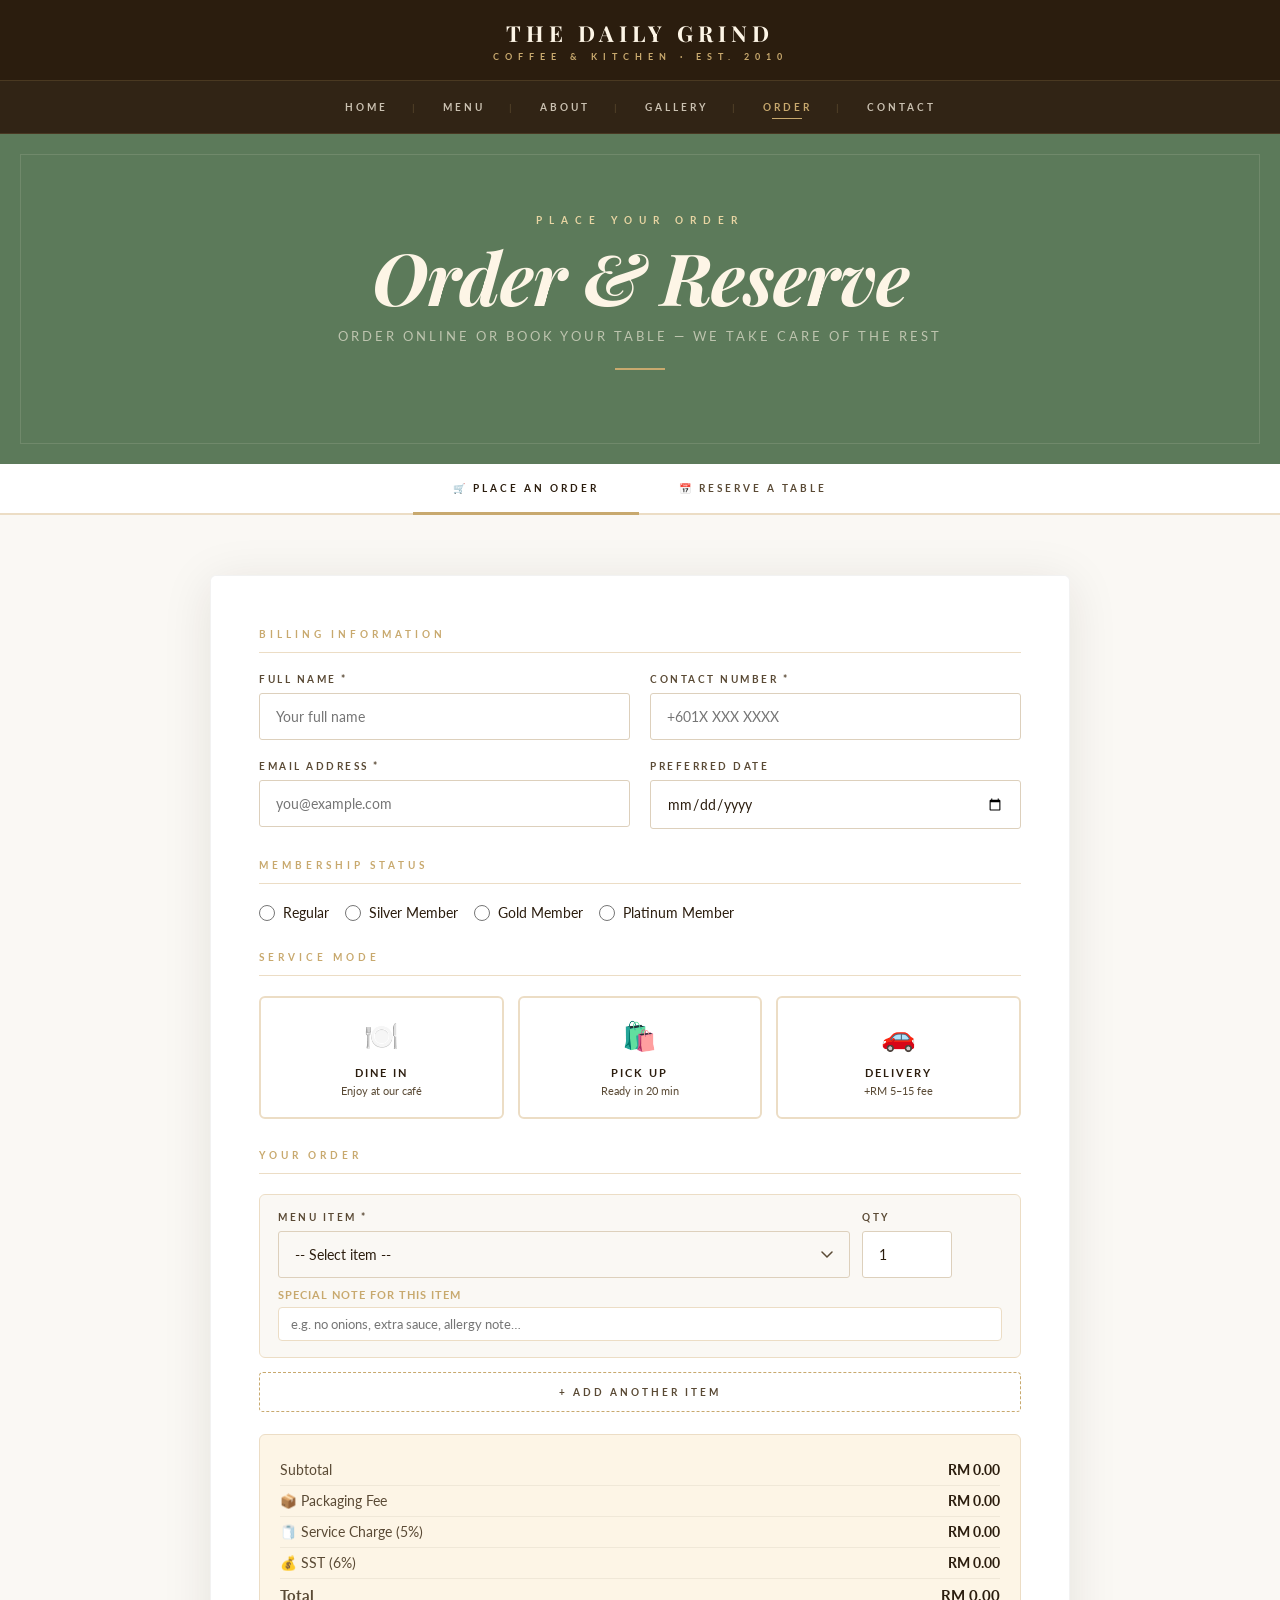
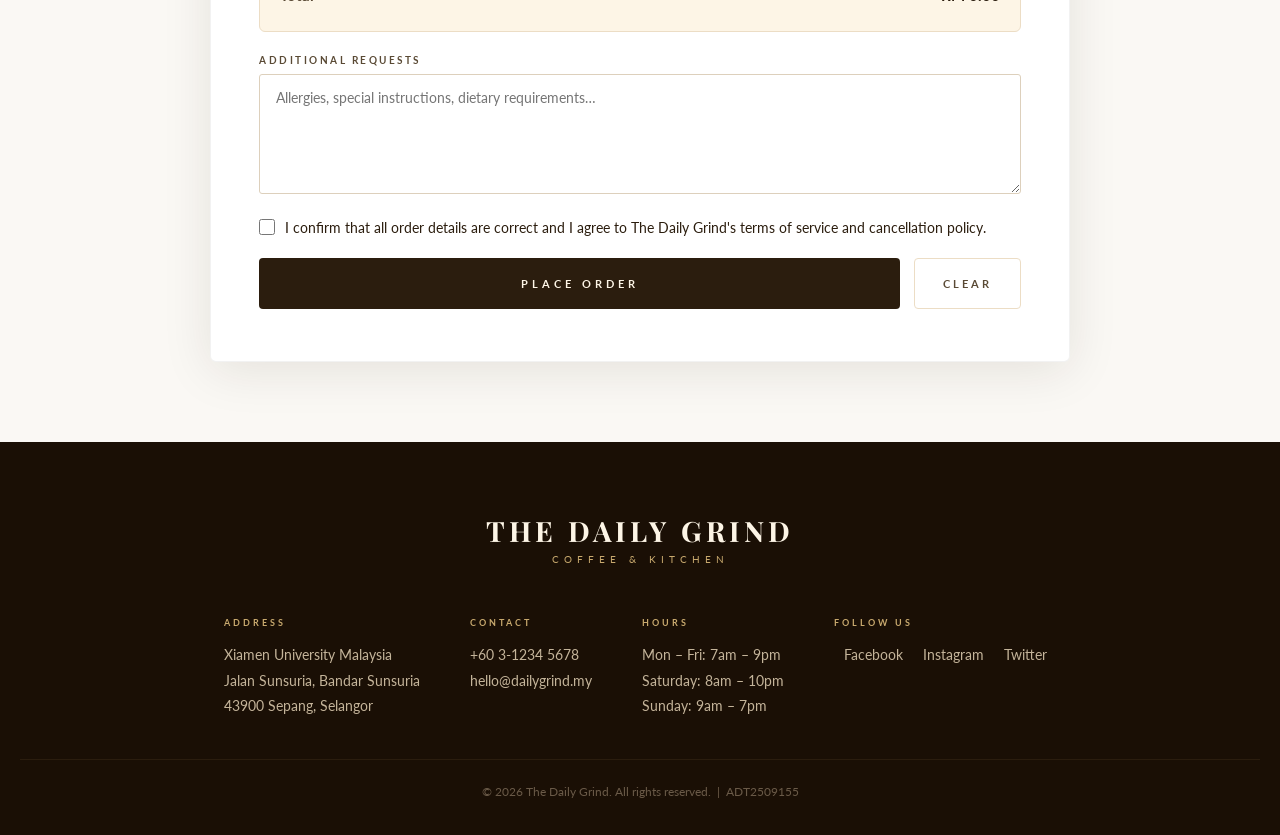
<file: order.html>
<!DOCTYPE html>
<html lang="en">
<head>
  <meta charset="UTF-8"/>
  <meta name="viewport" content="width=device-width, initial-scale=1.0"/>
  <title>The Daily Grind – Order &amp; Reserve</title>
  <link href="https://fonts.googleapis.com/css2?family=Playfair+Display:ital,wght@0,400;0,700;0,900;1,400;1,700&family=Lato:wght@300;400;700&family=Cormorant+Garamond:ital,wght@0,300;0,600;1,300;1,600&display=swap" rel="stylesheet"/>
  <link rel="stylesheet" href="css/style.css"/>
  <style>
    /* ── Tab navigation ── */
    .tab-nav {
      background:#fff; border-bottom:2px solid #ecddc5;
      display:flex; justify-content:center; gap:0; position:sticky; top:60px; z-index:999;
    }
    .tab-btn {
      padding:18px 40px; border:none; background:none;
      font-size:10px; letter-spacing:3px; text-transform:uppercase; font-weight:700;
      cursor:pointer; color:var(--brown-mid); font-family:'Lato',sans-serif;
      border-bottom:3px solid transparent; margin-bottom:-2px;
      transition:all 0.25s;
    }
    .tab-btn.active { color:var(--brown-dark); border-bottom-color:var(--gold); }
    .tab-btn:hover:not(.active) { color:var(--brown-dark); }
    .tab-panel { display:none; }
    .tab-panel.active { display:block; }

    /* ── Shared form card style ── */
    .order-body { padding:60px 20px 80px; max-width:900px; margin:0 auto; }
    .form-card { background:#fff; border-radius:6px; padding:52px 48px; box-shadow:0 8px 50px rgba(43,29,14,0.10); border:1px solid rgba(0,0,0,0.05); animation:fadeUp 0.9s 0.3s both; }
    @media(max-width:580px){ .form-card{ padding:32px 20px; } }
    .form-section-label { font-size:10px; letter-spacing:4px; text-transform:uppercase; color:var(--gold); font-weight:700; margin:30px 0 20px; padding-bottom:12px; border-bottom:1px solid #ecddc5; display:block; }
    .form-section-label:first-child { margin-top:0; }
    .form-grid { display:grid; grid-template-columns:1fr 1fr; gap:20px; margin-bottom:20px; }
    .form-full { margin-bottom:20px; }
    @media(max-width:580px){ .form-grid{ grid-template-columns:1fr; } }
    .radio-group { display:flex; gap:16px; flex-wrap:wrap; margin-top:8px; }
    .radio-label { display:flex; align-items:center; gap:8px; font-size:14px; color:var(--brown-dark); cursor:pointer; font-family:'Lato',sans-serif; }
    .radio-label input { accent-color:var(--green); width:16px; height:16px; cursor:pointer; }
    .checkbox-label { display:flex; align-items:flex-start; gap:10px; font-size:14px; color:var(--brown-dark); cursor:pointer; line-height:1.5; font-family:'Lato',sans-serif; }
    .checkbox-label input { accent-color:var(--green); width:16px; height:16px; margin-top:2px; cursor:pointer; flex-shrink:0; }

    /* ── Service mode selector ── */
    .service-mode-group { display:grid; grid-template-columns:repeat(3,1fr); gap:14px; margin-bottom:20px; }
    @media(max-width:580px){ .service-mode-group{ grid-template-columns:1fr; } }
    .service-mode-card {
      border:2px solid #ecddc5; border-radius:6px; padding:20px 16px; text-align:center;
      cursor:pointer; transition:all 0.25s; background:#fff;
    }
    .service-mode-card:hover { border-color:var(--gold); background:rgba(200,169,110,0.04); }
    .service-mode-card.selected { border-color:var(--green); background:rgba(92,122,90,0.05); }
    .service-mode-card input[type=radio] { display:none; }
    .service-icon { font-size:28px; display:block; margin-bottom:8px; }
    .service-label { font-size:11px; letter-spacing:2px; text-transform:uppercase; font-weight:700; color:var(--brown-dark); }
    .service-desc { font-size:11px; color:var(--brown-mid); margin-top:4px; }

    /* ── Order items (dynamic) ── */
    .order-item-row {
      background:#faf8f4; border:1px solid #ecddc5; border-radius:6px;
      padding:16px 18px; margin-bottom:14px; animation:fadeUp 0.3s both;
    }
    .order-item-top { display:grid; grid-template-columns:1fr 90px 38px; gap:12px; align-items:end; }
    .order-item-note { margin-top:10px; }
    .order-item-note label { font-size:11px; letter-spacing:1px; color:var(--gold); font-weight:700; text-transform:uppercase; display:block; margin-bottom:6px; }
    .order-item-note input { width:100%; padding:8px 12px; border:1px solid #ecddc5; border-radius:4px; font-size:13px; color:var(--brown-dark); font-family:'Lato',sans-serif; background:#fff; outline:none; transition:border-color 0.2s; }
    .order-item-note input:focus { border-color:var(--gold); }
    .btn-remove { width:38px; height:50px; background:#fdf0f0; border:1.5px solid #e8c8c8; border-radius:4px; cursor:pointer; font-size:14px; color:#c0392b; transition:background 0.2s; }
    .btn-remove:hover { background:#f8d7d7; }
    .btn-add-item { width:100%; padding:13px; background:none; border:1.5px dashed var(--gold); color:var(--brown-mid); border-radius:4px; font-size:10px; letter-spacing:3px; text-transform:uppercase; font-weight:700; cursor:pointer; font-family:'Lato',sans-serif; margin-bottom:22px; transition:background 0.2s; }
    .btn-add-item:hover { background:rgba(200,169,110,0.08); }

    /* ── Fees breakdown ── */
    .fees-box { background:var(--cream); border:1px solid #ecddc5; border-radius:6px; padding:20px; margin-bottom:22px; }
    .fee-row { display:flex; justify-content:space-between; padding:7px 0; font-size:13.5px; border-bottom:1px solid #f0e8d8; }
    .fee-row:last-child { border-bottom:none; font-weight:700; font-size:15px; color:var(--green); }
    .fee-label { color:var(--brown-mid); }
    .fee-val { color:var(--brown-dark); font-weight:700; }

    /* ── Delivery address panel ── */
    #delivery-section { display:none; }

    /* ── Reservation tab styles ── */
    .room-grid { display:grid; grid-template-columns:repeat(3,1fr); gap:20px; margin-bottom:30px; }
    @media(max-width:900px){ .room-grid{ grid-template-columns:repeat(2,1fr); } }
    @media(max-width:580px){ .room-grid{ grid-template-columns:1fr; } }
    .room-card {
      border:2px solid #ecddc5; border-radius:8px; overflow:hidden;
      cursor:pointer; transition:all 0.25s; background:#fff;
    }
    .room-card:hover { border-color:var(--gold); box-shadow:0 8px 28px rgba(43,29,14,0.1); }
    .room-card.selected { border-color:var(--green); }
    .room-card input[type=radio] { display:none; }
    .room-img { width:100%; height:160px; overflow:hidden; background:#f0e8d8; }
    .room-img img { width:100%; height:100%; object-fit:cover; transition:transform 0.4s; display:block; }
    .room-img .room-emoji { width:100%; height:100%; display:flex; align-items:center; justify-content:center; font-size:52px; }
    .room-card:hover .room-img img { transform:scale(1.05); }
    .room-info { padding:16px; }
    .room-name { font-family:'Playfair Display',serif; font-size:15px; color:var(--brown-dark); font-weight:700; margin-bottom:4px; }
    .room-cap { font-size:11px; color:var(--gold); letter-spacing:2px; text-transform:uppercase; margin-bottom:6px; font-weight:700; }
    .room-desc { font-size:11.5px; color:var(--brown-mid); line-height:1.6; }
    .room-price { margin-top:8px; font-size:13px; font-weight:700; color:var(--green); }

    /* ── Class tier selector ── */
    .tier-group { display:grid; grid-template-columns:repeat(3,1fr); gap:14px; margin-bottom:20px; }
    @media(max-width:580px){ .tier-group{ grid-template-columns:1fr; } }
    .tier-card {
      border:2px solid #ecddc5; border-radius:6px; padding:18px 14px; text-align:center;
      cursor:pointer; transition:all 0.25s; background:#fff; position:relative;
    }
    .tier-card:hover { border-color:var(--gold); }
    .tier-card.selected { border-color:var(--gold); background:rgba(200,169,110,0.05); }
    .tier-card input[type=radio] { display:none; }
    .tier-badge { font-size:9px; letter-spacing:3px; text-transform:uppercase; font-weight:700; display:inline-block; padding:2px 8px; border-radius:20px; margin-bottom:8px; }
    .tier-badge.standard { background:rgba(92,122,90,0.12); color:var(--green); }
    .tier-badge.premium { background:rgba(200,169,110,0.15); color:var(--gold); }
    .tier-badge.elite { background:rgba(43,29,14,0.1); color:var(--brown-dark); border:1px solid rgba(200,169,110,0.4); }
    .tier-name { font-family:'Playfair Display',serif; font-size:16px; color:var(--brown-dark); font-weight:700; margin-bottom:6px; }
    .tier-perks { font-size:11px; color:var(--brown-mid); line-height:1.7; }
    .tier-deposit { font-size:11px; font-weight:700; color:#c0392b; margin-top:8px; }

    /* ── Grand total display ── */
    .grand-total-bar {
      background:var(--brown-dark); color:var(--gold-light);
      text-align:right; padding:16px 20px;
      font-size:15px; letter-spacing:2px; font-weight:700;
      border-radius:4px; margin-bottom:22px;
    }

    /* ── Submit / action buttons ── */
    .form-actions { display:flex; gap:14px; }
    .btn-submit {
      flex:1; padding:18px; background:var(--brown-dark); color:var(--cream); border:none;
      border-radius:4px; font-size:11px; letter-spacing:4px; text-transform:uppercase; font-weight:700;
      cursor:pointer; font-family:'Lato',sans-serif; transition:background 0.2s, transform 0.2s, box-shadow 0.2s;
    }
    .btn-submit:hover { background:#1a0f05; transform:translateY(-2px); box-shadow:0 12px 30px rgba(0,0,0,0.25); }
    .btn-clear {
      padding:18px 28px; background:#fff; color:var(--brown-mid); border:1.5px solid #ecddc5;
      border-radius:4px; font-size:11px; letter-spacing:3px; text-transform:uppercase; font-weight:700;
      cursor:pointer; font-family:'Lato',sans-serif; transition:all 0.2s;
    }
    .btn-clear:hover { border-color:var(--brown-dark); color:var(--brown-dark); }

    /* ── Error / success ── */
    .error-msg { display:none; color:#c0392b; font-size:12.5px; margin-top:6px; }
    .global-error { display:none; background:#fdf0f0; border:1px solid #e8c8c8; border-radius:4px; padding:14px 18px; color:#c0392b; font-size:13px; margin-bottom:20px; }

    /* ── Receipt overlay ── */
    .receipt-overlay { display:none; position:fixed; inset:0; background:rgba(20,10,2,0.85); backdrop-filter:blur(6px); z-index:9000; align-items:center; justify-content:center; padding:20px; }
    .receipt-overlay.open { display:flex; }
    .receipt-box { background:#fff; border-radius:6px; width:100%; max-width:520px; max-height:92vh; overflow-y:auto; padding:44px 40px 32px; position:relative; box-shadow:0 30px 80px rgba(0,0,0,0.4); }
    @media(max-width:580px){ .receipt-box{ padding:32px 20px 24px; } }
    .receipt-close { position:absolute; top:14px; right:14px; background:none; border:none; font-size:20px; cursor:pointer; color:#aaa; transition:color 0.2s; }
    .receipt-close:hover { color:#333; }
    .receipt-title { font-family:'Playfair Display',serif; font-size:24px; letter-spacing:4px; text-align:center; color:var(--brown-dark); margin-bottom:4px; }
    .receipt-sub { text-align:center; font-size:9px; letter-spacing:5px; text-transform:uppercase; color:var(--gold); font-weight:700; margin-bottom:26px; }
    .receipt-meta-row { display:flex; justify-content:space-between; padding:7px 0; border-bottom:1px solid #f0e8d8; font-size:13px; color:var(--brown-mid); }
    .receipt-meta-row span:first-child { font-weight:700; color:var(--brown-dark); }
    .receipt-divider { border:none; border-top:1px dashed #d4c9b8; margin:18px 0; }
    .receipt-table { width:100%; border-collapse:collapse; font-size:13px; margin-bottom:18px; }
    .receipt-table th { font-size:9px; letter-spacing:2px; text-transform:uppercase; color:var(--gold); border-bottom:1px solid #e0d4c0; padding:8px 4px; text-align:left; }
    .receipt-table td { padding:9px 4px; border-bottom:1px solid #f5f0e8; color:var(--brown-dark); }
    .receipt-total-row td { font-size:15px; font-weight:700; color:var(--green); border-top:2px solid var(--brown-dark); border-bottom:none; padding-top:12px; }
    .receipt-thanks { text-align:center; font-size:13px; color:var(--brown-mid); font-style:italic; margin-bottom:18px; font-family:'Cormorant Garamond',serif; }
    .receipt-tear { margin-top:20px; height:10px; background:repeating-linear-gradient(90deg,transparent,transparent 8px,var(--cream) 8px,var(--cream) 16px); }
    .receipt-close-btn { width:100%; padding:14px; background:var(--brown-dark); color:var(--cream); border:none; border-radius:4px; font-size:11px; letter-spacing:3px; text-transform:uppercase; font-weight:700; cursor:pointer; font-family:'Lato',sans-serif; margin-top:16px; transition:background 0.2s; }
    .receipt-close-btn:hover { background:#1a0f05; }

    /* ── Deposit notice ── */
    .deposit-notice { background:rgba(200,169,110,0.1); border:1px solid rgba(200,169,110,0.3); border-radius:4px; padding:14px 18px; font-size:13px; color:var(--brown-dark); margin-bottom:20px; display:none; }
    .deposit-notice strong { color:var(--gold); }

    select.field-input { cursor:pointer; background-image:url("data:image/svg+xml,%3Csvg xmlns='http://www.w3.org/2000/svg' width='12' height='8' viewBox='0 0 12 8'%3E%3Cpath d='M1 1l5 5 5-5' stroke='%235a4a35' stroke-width='1.5' fill='none' stroke-linecap='round'/%3E%3C/svg%3E"); background-repeat:no-repeat; background-position:right 16px center; background-color:var(--warm-bg); padding-right:44px; appearance:none; }
    select.field-input:focus { background-color:#fff; }
  </style>
</head>
<body>

  <div class="top-bar"><a href="index.html">THE DAILY GRIND</a><span>Coffee &amp; Kitchen · Est. 2010</span></div>
  <nav class="site-nav">
    <a href="index.html">Home</a><span class="nav-sep">|</span>
    <a href="menu.html">Menu</a><span class="nav-sep">|</span>
    <a href="about.html">About</a><span class="nav-sep">|</span>
    <a href="gallery.html">Gallery</a><span class="nav-sep">|</span>
    <a href="order.html" class="active">Order</a><span class="nav-sep">|</span>
    <a href="contact.html">Contact</a>
  </nav>

  <div class="page-hero">
    <p class="eyebrow">Place Your Order</p>
    <h1>Order &amp; Reserve</h1>
    <p class="sub">Order online or book your table — we take care of the rest</p>
    <div class="gold-bar"></div>
  </div>

  <!-- TAB NAVIGATION -->
  <div class="tab-nav">
    <button class="tab-btn active" onclick="switchTab('order')">🛒 Place an Order</button>
    <button class="tab-btn" onclick="switchTab('reserve')">📅 Reserve a Table</button>
  </div>

  <!-- ═══════════════ ORDER TAB ═══════════════ -->
  <div id="tab-order" class="tab-panel active">
  <div class="order-body">
  <div class="form-card">

    <!-- BILLING INFO -->
    <span class="form-section-label">Billing Information</span>
    <div class="form-grid">
      <div>
        <label for="b-name" class="field-label">Full Name *</label>
        <input type="text" id="b-name" class="field-input" placeholder="Your full name"/>
        <p id="err-name" class="error-msg"></p>
      </div>
      <div>
        <label for="b-phone" class="field-label">Contact Number *</label>
        <input type="text" id="b-phone" class="field-input" placeholder="+601X XXX XXXX" maxlength="15"/>
        <p id="err-phone" class="error-msg"></p>
      </div>
    </div>
    <div class="form-grid">
      <div>
        <label for="b-email" class="field-label">Email Address *</label>
        <input type="text" id="b-email" class="field-input" placeholder="you@example.com"/>
        <p id="err-email" class="error-msg"></p>
      </div>
      <div>
        <label for="b-date" class="field-label">Preferred Date</label>
        <input type="date" id="b-date" class="field-input"/>
      </div>
    </div>

    <!-- MEMBERSHIP -->
    <span class="form-section-label">Membership Status</span>
    <div class="form-full">
      <div class="radio-group">
        <label class="radio-label"><input type="radio" name="membership" value="Regular"/> Regular</label>
        <label class="radio-label"><input type="radio" name="membership" value="Silver"/> Silver Member</label>
        <label class="radio-label"><input type="radio" name="membership" value="Gold"/> Gold Member</label>
        <label class="radio-label"><input type="radio" name="membership" value="Platinum"/> Platinum Member</label>
      </div>
      <p id="err-membership" class="error-msg"></p>
    </div>

    <!-- SERVICE MODE -->
    <span class="form-section-label">Service Mode</span>
    <div class="service-mode-group">
      <label class="service-mode-card" id="mode-dine" onclick="selectMode('dine')">
        <input type="radio" name="service_mode" value="dine"/>
        <span class="service-icon">🍽️</span>
        <span class="service-label">Dine In</span>
        <p class="service-desc">Enjoy at our café</p>
      </label>
      <label class="service-mode-card" id="mode-pickup" onclick="selectMode('pickup')">
        <input type="radio" name="service_mode" value="pickup"/>
        <span class="service-icon">🛍️</span>
        <span class="service-label">Pick Up</span>
        <p class="service-desc">Ready in 20 min</p>
      </label>
      <label class="service-mode-card" id="mode-delivery" onclick="selectMode('delivery')">
        <input type="radio" name="service_mode" value="delivery"/>
        <span class="service-icon">🚗</span>
        <span class="service-label">Delivery</span>
        <p class="service-desc">+RM 5–15 fee</p>
      </label>
    </div>
    <p id="err-mode" class="error-msg"></p>

    <!-- DELIVERY ADDRESS (conditional) -->
    <div id="delivery-section">
      <label for="b-address" class="field-label">Delivery Address *</label>
      <textarea id="b-address" class="field-input" placeholder="Full delivery address…" rows="3"></textarea>
      <p id="err-address" class="error-msg"></p>
      <div class="form-full" style="margin-top:14px;">
        <label class="field-label">Delivery Distance</label>
        <div class="radio-group">
          <label class="radio-label"><input type="radio" name="delivery_zone" value="5" onchange="recalc()"/> Within 5 km — RM 5.00</label>
          <label class="radio-label"><input type="radio" name="delivery_zone" value="10" onchange="recalc()"/> 5–10 km — RM 10.00</label>
          <label class="radio-label"><input type="radio" name="delivery_zone" value="15" onchange="recalc()"/> 10–20 km — RM 15.00</label>
        </div>
      </div>
    </div>

    <!-- ORDER ITEMS -->
    <span class="form-section-label">Your Order</span>
    <div id="order-items-container"></div>
    <button type="button" class="btn-add-item" onclick="addItem()">+ Add Another Item</button>
    <p id="err-prod1" class="error-msg" style="margin-top:-16px;margin-bottom:16px;"></p>

    <!-- FEES BREAKDOWN -->
    <div class="fees-box">
      <div class="fee-row"><span class="fee-label">Subtotal</span><span class="fee-val" id="subtotal-val">RM 0.00</span></div>
      <div class="fee-row" id="delivery-fee-row" style="display:none;"><span class="fee-label">🚗 Delivery Fee</span><span class="fee-val" id="delivery-fee-val">RM 0.00</span></div>
      <div class="fee-row"><span class="fee-label">📦 Packaging Fee</span><span class="fee-val" id="packaging-fee-val">RM 0.00</span></div>
      <div class="fee-row"><span class="fee-label">🧻 Service Charge (5%)</span><span class="fee-val" id="service-fee-val">RM 0.00</span></div>
      <div class="fee-row"><span class="fee-label">💰 SST (6%)</span><span class="fee-val" id="sst-val">RM 0.00</span></div>
      <div class="fee-row"><span class="fee-label">Total</span><span class="fee-val" id="total-val">RM 0.00</span></div>
    </div>

    <!-- ADDITIONAL NOTES -->
    <div class="form-full">
      <label for="b-notes" class="field-label">Additional Requests</label>
      <textarea id="b-notes" class="field-input" placeholder="Allergies, special instructions, dietary requirements…" rows="3"></textarea>
    </div>

    <!-- CLARIFICATION -->
    <div class="form-full">
      <label class="checkbox-label">
        <input type="checkbox" id="chk-clarification"/>
        I confirm that all order details are correct and I agree to The Daily Grind's terms of service and cancellation policy.
      </label>
      <p id="err-clarification" class="error-msg"></p>
    </div>

    <p id="order-error" class="global-error"></p>

    <div class="form-actions">
      <button type="button" class="btn-submit" onclick="submitOrder()">Place Order</button>
      <button type="button" class="btn-clear" onclick="clearOrderForm()">Clear</button>
    </div>

  </div>
  </div>
  </div>

  <!-- ═══════════════ RESERVATION TAB ═══════════════ -->
  <div id="tab-reserve" class="tab-panel">
  <div class="order-body">
  <div class="form-card">

    <!-- GUEST INFO -->
    <span class="form-section-label">Guest Information</span>
    <div class="form-grid">
      <div>
        <label for="r-name" class="field-label">Full Name *</label>
        <input type="text" id="r-name" class="field-input" placeholder="Your full name"/>
        <p id="rerr-name" class="error-msg"></p>
      </div>
      <div>
        <label for="r-phone" class="field-label">Contact Number *</label>
        <input type="text" id="r-phone" class="field-input" placeholder="+601X XXX XXXX" maxlength="15"/>
        <p id="rerr-phone" class="error-msg"></p>
      </div>
    </div>
    <div class="form-grid">
      <div>
        <label for="r-email" class="field-label">Email Address *</label>
        <input type="text" id="r-email" class="field-input" placeholder="you@example.com"/>
        <p id="rerr-email" class="error-msg"></p>
      </div>
      <div>
        <label for="r-date" class="field-label">Date *</label>
        <input type="date" id="r-date" class="field-input"/>
        <p id="rerr-date" class="error-msg"></p>
      </div>
    </div>
    <div class="form-grid">
      <div>
        <label for="r-time" class="field-label">Preferred Time *</label>
        <select id="r-time" class="field-input">
          <option value="">-- Select time --</option>
          <option>07:00 AM</option><option>07:30 AM</option>
          <option>08:00 AM</option><option>08:30 AM</option>
          <option>09:00 AM</option><option>09:30 AM</option>
          <option>10:00 AM</option><option>10:30 AM</option>
          <option>11:00 AM</option><option>11:30 AM</option>
          <option>12:00 PM</option><option>12:30 PM</option>
          <option>01:00 PM</option><option>01:30 PM</option>
          <option>02:00 PM</option><option>02:30 PM</option>
          <option>03:00 PM</option><option>03:30 PM</option>
          <option>04:00 PM</option><option>04:30 PM</option>
          <option>05:00 PM</option><option>05:30 PM</option>
          <option>06:00 PM</option><option>06:30 PM</option>
          <option>07:00 PM</option><option>07:30 PM</option>
          <option>08:00 PM</option>
        </select>
        <p id="rerr-time" class="error-msg"></p>
      </div>
      <div>
        <label for="r-guests" class="field-label">Number of Guests *</label>
        <input type="number" id="r-guests" class="field-input" min="1" max="50" placeholder="e.g. 4"/>
        <p id="rerr-guests" class="error-msg"></p>
      </div>
    </div>

    <!-- SPECIAL NEEDS -->
    <span class="form-section-label">Special Needs &amp; Requests</span>
    <div class="form-full">
      <label class="field-label" style="margin-bottom:10px;display:block;">Additional Requirements</label>
      <div style="display:flex;flex-wrap:wrap;gap:12px;">
        <label class="checkbox-label"><input type="checkbox" id="r-baby-chair"/> 🍼 Baby High Chair(s)</label>
        <label class="checkbox-label"><input type="checkbox" id="r-wheelchair"/> ♿ Wheelchair Access</label>
        <label class="checkbox-label"><input type="checkbox" id="r-birthday"/> 🎂 Birthday Celebration</label>
        <label class="checkbox-label"><input type="checkbox" id="r-anniversary"/> 💍 Anniversary</label>
        <label class="checkbox-label"><input type="checkbox" id="r-corporate"/> 💼 Corporate Event</label>
        <label class="checkbox-label"><input type="checkbox" id="r-projector"/> 📽️ Projector / AV Setup</label>
      </div>
    </div>

    <!-- TABLE TYPE -->
    <span class="form-section-label">Table Preference</span>
    <div class="form-full">
      <div class="radio-group">
        <label class="radio-label"><input type="radio" name="table_type" value="any"/> No Preference</label>
        <label class="radio-label"><input type="radio" name="table_type" value="long"/> 🪵 Long Table</label>
        <label class="radio-label"><input type="radio" name="table_type" value="round"/> ⭕ Round Table</label>
        <label class="radio-label"><input type="radio" name="table_type" value="booth"/> 🛋️ Booth Seating</label>
      </div>
    </div>

    <!-- ROOM TYPE -->
    <span class="form-section-label">Room &amp; Space Selection</span>
    <div class="room-grid">

      <label class="room-card" id="room-public" onclick="selectRoom('public')">
        <input type="radio" name="room_type" value="public"/>
        <div class="room-img"><div class="room-emoji">🌿</div></div>
        <div class="room-info">
          <div class="room-name">Public Hall</div>
          <div class="room-cap">Up to 50 Guests</div>
          <div class="room-desc">Our main open-plan dining area with full café ambience, natural light &amp; greenery.</div>
          <div class="room-price">No deposit required</div>
        </div>
      </label>

      <label class="room-card" id="room-garden" onclick="selectRoom('garden')">
        <input type="radio" name="room_type" value="garden"/>
        <div class="room-img"><div class="room-emoji">🌸</div></div>
        <div class="room-info">
          <div class="room-name">Garden Terrace</div>
          <div class="room-cap">Up to 30 Guests</div>
          <div class="room-desc">Al fresco terrace surrounded by lush greenery. Ideal for day events &amp; casual gatherings.</div>
          <div class="room-price">No deposit required</div>
        </div>
      </label>

      <label class="room-card" id="room-private-s" onclick="selectRoom('private-s')">
        <input type="radio" name="room_type" value="private-s"/>
        <div class="room-img"><div class="room-emoji">🕯️</div></div>
        <div class="room-info">
          <div class="room-name">Private Suite S</div>
          <div class="room-cap">Up to 10 Guests</div>
          <div class="room-desc">Intimate private room with mood lighting, velvet seating &amp; dedicated server.</div>
          <div class="room-price">RM 200 deposit</div>
        </div>
      </label>

      <label class="room-card" id="room-private-m" onclick="selectRoom('private-m')">
        <input type="radio" name="room_type" value="private-m"/>
        <div class="room-img"><div class="room-emoji">🎨</div></div>
        <div class="room-info">
          <div class="room-name">Private Loft M</div>
          <div class="room-cap">Up to 20 Guests</div>
          <div class="room-desc">Exposed brick, art gallery walls &amp; a dedicated bar area. Stunning for events.</div>
          <div class="room-price">RM 400 deposit</div>
        </div>
      </label>

      <label class="room-card" id="room-private-l" onclick="selectRoom('private-l')">
        <input type="radio" name="room_type" value="private-l"/>
        <div class="room-img"><div class="room-emoji">🏛️</div></div>
        <div class="room-info">
          <div class="room-name">Grand Private Hall</div>
          <div class="room-cap">Up to 40 Guests</div>
          <div class="room-desc">Full exclusive use of our heritage hall with stage, drapes &amp; full A/V system.</div>
          <div class="room-price">RM 800 deposit</div>
        </div>
      </label>

      <label class="room-card" id="room-rooftop" onclick="selectRoom('rooftop')">
        <input type="radio" name="room_type" value="rooftop"/>
        <div class="room-img"><div class="room-emoji">🌙</div></div>
        <div class="room-info">
          <div class="room-name">Rooftop Exclusive</div>
          <div class="room-cap">Up to 25 Guests</div>
          <div class="room-desc">Open-air rooftop with city views, fairy lights &amp; a signature cocktail bar. Evening only.</div>
          <div class="room-price">RM 600 deposit</div>
        </div>
      </label>

    </div>
    <p id="rerr-room" class="error-msg"></p>

    <!-- EXPERIENCE TIER (for private rooms only) -->
    <div id="tier-section" style="display:none;">
      <span class="form-section-label">Experience Class</span>
      <p style="font-size:13px;color:var(--brown-mid);margin-bottom:20px;">Upgrade your private room experience with our exclusive packages.</p>
      <div class="tier-group">

        <label class="tier-card" id="tier-standard" onclick="selectTier('standard')">
          <input type="radio" name="experience_tier" value="standard"/>
          <span class="tier-badge standard">Standard</span>
          <div class="tier-name">Essential</div>
          <div class="tier-perks">✓ Private room<br/>✓ Dedicated server<br/>✓ Welcome drinks<br/>✓ Standard décor</div>
          <div class="tier-deposit">Included in deposit</div>
        </label>

        <label class="tier-card" id="tier-premium" onclick="selectTier('premium')">
          <input type="radio" name="experience_tier" value="premium"/>
          <span class="tier-badge premium">Premium</span>
          <div class="tier-name">Elevated</div>
          <div class="tier-perks">✓ All Standard perks<br/>✓ Floral centrepieces<br/>✓ Premium table linen<br/>✓ Personalised menus<br/>✓ 10% off food bill</div>
          <div class="tier-deposit">+RM 150 upgrade</div>
        </label>

        <label class="tier-card" id="tier-elite" onclick="selectTier('elite')">
          <input type="radio" name="experience_tier" value="elite"/>
          <span class="tier-badge elite">Elite ✦</span>
          <div class="tier-name">Grand Luxe</div>
          <div class="tier-perks">✓ All Premium perks<br/>✓ Live music (1 hr)<br/>✓ Custom cake / dessert<br/>✓ Photographer (30 min)<br/>✓ Champagne on arrival<br/>✓ 20% off entire bill</div>
          <div class="tier-deposit">+RM 400 upgrade</div>
        </label>

      </div>
    </div>

    <!-- DEPOSIT NOTICE -->
    <div class="deposit-notice" id="deposit-notice">
      💳 <strong>Deposit Required:</strong> A deposit is required for private rooms. This will be deducted from your final bill. Cancellations made 48+ hours in advance receive a full refund.
    </div>

    <!-- ADDITIONAL NOTES -->
    <div class="form-full">
      <label for="r-notes" class="field-label">Special Requests / Occasion Notes</label>
      <textarea id="r-notes" class="field-input" placeholder="Tell us about your occasion, dietary requirements, or any special arrangements needed…" rows="3"></textarea>
    </div>

    <!-- CLARIFICATION -->
    <div class="form-full">
      <label class="checkbox-label">
        <input type="checkbox" id="r-chk-clarification"/>
        I confirm that the reservation details are correct and I agree to The Daily Grind's reservation and cancellation policy.
      </label>
      <p id="rerr-clarification" class="error-msg"></p>
    </div>

    <p id="reserve-error" class="global-error"></p>

    <div class="form-actions">
      <button type="button" class="btn-submit" onclick="submitReservation()">Confirm Reservation</button>
      <button type="button" class="btn-clear" onclick="clearReservationForm()">Clear</button>
    </div>

  </div>
  </div>
  </div>

  <!-- ═══════════════ ORDER RECEIPT OVERLAY ═══════════════ -->
  <div class="receipt-overlay" id="receipt-overlay" onclick="closeOutside(event,'receipt-overlay')">
    <div class="receipt-box">
      <button class="receipt-close" onclick="closeOverlay('receipt-overlay')">✕</button>
      <div class="receipt-title">THE DAILY GRIND</div>
      <div class="receipt-sub">Order Confirmation</div>
      <div style="font-size:11px;color:var(--gold);text-align:center;letter-spacing:3px;margin-bottom:18px;" id="r-orderid"></div>
      <div class="receipt-meta-row"><span>Date Issued</span><span id="r-issued"></span></div>
      <div class="receipt-meta-row"><span>Service</span><span id="r-service-mode" class="green-val"></span></div>
      <div class="receipt-meta-row"><span>Booking Date</span><span id="r-booking"></span></div>
      <div class="receipt-meta-row"><span>Membership</span><span id="r-membership"></span></div>
      <hr class="receipt-divider"/>
      <div class="cust-section-label">Customer Details</div>
      <div class="cust-name" id="r-cust-name"></div>
      <div class="cust-detail" id="r-cust-phone"></div>
      <div class="cust-detail" id="r-cust-email"></div>
      <div class="cust-detail" id="r-cust-address" style="font-style:italic;"></div>
      <hr class="receipt-divider"/>
      <table class="receipt-table">
        <thead><tr><th>Item</th><th>Note</th><th>Qty</th><th style="text-align:right;">Subtotal</th></tr></thead>
        <tbody id="r-items-body"></tbody>
        <tfoot>
          <tr id="r-delivery-row" style="display:none;"><td colspan="3" style="font-size:13px;color:var(--brown-mid);">Delivery Fee</td><td id="r-delivery-fee" style="text-align:right;font-size:13px;color:var(--brown-dark);font-weight:700;padding-top:8px;"></td></tr>
          <tr><td colspan="3" style="font-size:13px;color:var(--brown-mid);">Packaging</td><td id="r-packaging-fee" style="text-align:right;font-size:13px;color:var(--brown-dark);font-weight:700;padding-top:8px;"></td></tr>
          <tr><td colspan="3" style="font-size:13px;color:var(--brown-mid);">Service (5%)</td><td id="r-service-fee" style="text-align:right;font-size:13px;color:var(--brown-dark);font-weight:700;padding-top:8px;"></td></tr>
          <tr><td colspan="3" style="font-size:13px;color:var(--brown-mid);">SST (6%)</td><td id="r-sst-fee" style="text-align:right;font-size:13px;color:var(--brown-dark);font-weight:700;padding-top:8px;"></td></tr>
          <tr class="receipt-total-row"><td colspan="3">Grand Total</td><td id="r-total" style="text-align:right;"></td></tr>
        </tfoot>
      </table>
      <div id="r-bnotes" style="font-size:12px;color:var(--brown-mid);font-style:italic;margin-bottom:16px;"></div>
      <div class="receipt-thanks">Thank you for ordering with The Daily Grind. We'll see you soon! ☕</div>
      <div class="receipt-tear"></div>
      <button class="receipt-close-btn" onclick="closeOverlay('receipt-overlay')">Close Receipt</button>
    </div>
  </div>

  <!-- ═══════════════ RESERVATION RECEIPT OVERLAY ═══════════════ -->
  <div class="receipt-overlay" id="res-overlay" onclick="closeOutside(event,'res-overlay')">
    <div class="receipt-box">
      <button class="receipt-close" onclick="closeOverlay('res-overlay')">✕</button>
      <div class="receipt-title">THE DAILY GRIND</div>
      <div class="receipt-sub">Reservation Confirmed</div>
      <div style="font-size:11px;color:var(--gold);text-align:center;letter-spacing:3px;margin-bottom:18px;" id="res-refid"></div>
      <div class="receipt-meta-row"><span>Name</span><span id="res-name"></span></div>
      <div class="receipt-meta-row"><span>Date</span><span id="res-date"></span></div>
      <div class="receipt-meta-row"><span>Time</span><span id="res-time"></span></div>
      <div class="receipt-meta-row"><span>Guests</span><span id="res-guests"></span></div>
      <div class="receipt-meta-row"><span>Room</span><span id="res-room" class="green-val"></span></div>
      <div class="receipt-meta-row"><span>Experience Class</span><span id="res-tier"></span></div>
      <div class="receipt-meta-row"><span>Table Type</span><span id="res-table"></span></div>
      <div class="receipt-meta-row"><span>Deposit</span><span id="res-deposit" style="color:#c0392b;font-weight:700;"></span></div>
      <hr class="receipt-divider"/>
      <div id="res-extras" style="font-size:13px;color:var(--brown-mid);margin-bottom:16px;"></div>
      <div id="res-notes-display" style="font-size:12px;color:var(--brown-mid);font-style:italic;margin-bottom:16px;"></div>
      <div class="receipt-thanks">Your table is being held for you. We look forward to welcoming you! ✨</div>
      <div class="receipt-tear"></div>
      <button class="receipt-close-btn" onclick="closeOverlay('res-overlay')">Close</button>
    </div>
  </div>

  <!-- Footer -->
  <footer class="site-footer">
    <h3 class="footer-brand">THE DAILY GRIND</h3>
    <p class="footer-tagline">Coffee &amp; Kitchen</p>
    <div class="footer-grid">
      <div><p class="footer-col-label">Address</p><p>Xiamen University Malaysia<br/>Jalan Sunsuria, Bandar Sunsuria<br/>43900 Sepang, Selangor</p></div>
      <div><p class="footer-col-label">Contact</p><p>+60 3-1234 5678<br/>hello@dailygrind.my</p></div>
      <div><p class="footer-col-label">Hours</p><p>Mon – Fri: 7am – 9pm<br/>Saturday: 8am – 10pm<br/>Sunday: 9am – 7pm</p></div>
      <div><p class="footer-col-label">Follow Us</p><p class="footer-links"><a href="#">Facebook</a><a href="#">Instagram</a><a href="#">Twitter</a></p></div>
    </div>
    <div class="footer-rule"></div>
    <p class="footer-copy">&copy; 2026 The Daily Grind. All rights reserved. &nbsp;|&nbsp; ADT2509155</p>
  </footer>

  <script>
    /* ═══════════════ MENU DATA ═══════════════ */
    var menuItems = [
      {g:'Appetizers', n:'Artisan Cheese Plate', p:28},
      {g:'Appetizers', n:'Creamy Mushroom Soup', p:22},
      {g:'Appetizers', n:'Classic Bruschetta', p:18},
      {g:'Appetizers', n:'Garlic Butter Prawns', p:32},
      {g:'Appetizers', n:'Garden Salad Bowl', p:20},
      {g:'Appetizers', n:'Caramelised Onion Tart', p:24},
      {g:'Breakfast', n:'Smashed Avocado Toast', p:24},
      {g:'Breakfast', n:'The Big Breakfast', p:32},
      {g:'Breakfast', n:'Brioche French Toast', p:26},
      {g:'Lunch / Dinner', n:'Grilled Herb Chicken', p:38},
      {g:'Lunch / Dinner', n:'Truffle Carbonara', p:36},
      {g:'Lunch / Dinner', n:'Pan-Seared Ribeye', p:68},
      {g:'Traditional', n:'Nasi Lemak Heritage', p:22},
      {g:'Traditional', n:'Asam Laksa', p:20},
      {g:'Traditional', n:'Beef Rendang Set', p:34},
      {g:'Snacks', n:'Morning Pastry Basket', p:18},
      {g:'Snacks', n:'Truffle Parmesan Fries', p:16},
      {g:'Snacks', n:'Hummus & Pita Board', p:19},
      {g:'Snacks', n:'Smoked Salmon Bagel', p:23},
      {g:'Snacks', n:'Grilled Veggie Wrap', p:18},
      {g:'Snacks', n:'Soft Boiled Egg Soldiers', p:12},
      {g:'Desserts', n:'New York Cheesecake', p:18},
      {g:'Desserts', n:'Crème Brûlée', p:19},
      {g:'Desserts', n:'Molten Lava Cake', p:22},
      {g:'Desserts', n:'Affogato al Caffè', p:16},
      {g:'Desserts', n:'Ondeh-Ondeh Panna Cotta', p:17},
      {g:'Desserts', n:'Eton Mess', p:15},
      {g:'Kids (4-12 yrs)', n:'Mini Scrambled Egg Toast', p:12},
      {g:'Kids (4-12 yrs)', n:'Butter Pasta', p:14},
      {g:'Kids (4-12 yrs)', n:'Mini Pancake Stack', p:13},
      {g:'Kids (4-12 yrs)', n:'Grilled Chicken Strips', p:16},
      {g:'Baby (6-24 mo)', n:'Banana Oat Purée', p:8},
      {g:'Baby (6-24 mo)', n:'Sweet Potato & Carrot Mash', p:8},
      {g:'Fruits & Wellness', n:'Seasonal Fruit Platter', p:16},
      {g:'Fruits & Wellness', n:'Açaí Power Bowl', p:22},
      {g:'Fruits & Wellness', n:'Green Goddess Bowl', p:20},
      {g:'Hot Beverages', n:'Espresso', p:8},
      {g:'Hot Beverages', n:'Flat White', p:12},
      {g:'Hot Beverages', n:'Cappuccino', p:11},
      {g:'Hot Beverages', n:'Café Latte', p:13},
      {g:'Hot Beverages', n:'Long Black', p:9},
      {g:'Hot Beverages', n:'Cortado', p:10},
      {g:'Hot Beverages', n:'Matcha Latte', p:15},
      {g:'Hot Beverages', n:'Chamomile Tea', p:10},
      {g:'Hot Beverages', n:'Masala Chai', p:12},
      {g:'Hot Beverages', n:'Teh Tarik', p:8},
      {g:'Hot Beverages', n:'White Hot Chocolate', p:14},
      {g:'Cold Beverages', n:'Cold Brew', p:14},
      {g:'Cold Beverages', n:'Iced Latte', p:14},
      {g:'Cold Beverages', n:'Iced Matcha', p:16},
      {g:'Cold Beverages', n:'Fresh Orange Juice', p:13},
      {g:'Cold Beverages', n:'Watermelon Mint Cooler', p:14},
      {g:'Cold Beverages', n:'Mango Lassi', p:15},
      {g:'Cold Beverages', n:'Sparkling Lemonade', p:12},
      {g:'Cold Beverages', n:'Bandung Rose', p:9},
      {g:'Alcoholic (21+)', n:'House Red Wine', p:28},
      {g:'Alcoholic (21+)', n:'Prosecco Glass', p:32},
      {g:'Alcoholic (21+)', n:'Craft Beer of the Month', p:22},
      {g:'Alcoholic (21+)', n:'Espresso Martini', p:42},
      {g:'Alcoholic (21+)', n:'Café Old Fashioned', p:48},
      {g:'Alcoholic (21+)', n:'Tropical Mule', p:38},
      {g:'Bundles', n:'Rise & Shine Set', p:35},
      {g:'Bundles', n:'Power Lunch Duo', p:52},
      {g:'Bundles', n:'Family Feast Bundle', p:98},
      {g:'Bundles', n:'Date Night Package', p:138},
      {g:'Bundles', n:"Barista's Pick Trio", p:38},
      {g:'Bundles', n:'Clean & Green Set', p:52}
    ];

    /* Build select HTML */
    function buildSelectHTML(placeholder) {
      var grouped = {};
      menuItems.forEach(function(i){ if(!grouped[i.g]) grouped[i.g]=[]; grouped[i.g].push(i); });
      var html = '<option value="">'+placeholder+'</option>';
      Object.keys(grouped).forEach(function(g){
        html += '<optgroup label="'+g+'">';
        grouped[g].forEach(function(i){ html += '<option value="'+i.n+'" data-price="'+i.p+'">'+i.n+' — RM '+i.p.toFixed(2)+'</option>'; });
        html += '</optgroup>';
      });
      return html;
    }

    /* ═══════════════ ORDER ITEM ROWS ═══════════════ */
    var itemCount = 0;
    var currentMode = '';

    function addItem() {
      itemCount++;
      var id = itemCount;
      var div = document.createElement('div');
      div.className = 'order-item-row';
      div.id = 'item-row-'+id;
      div.innerHTML =
        '<div class="order-item-top">'+
          '<div>'+
            '<label class="field-label">Menu Item'+(id===1?' *':'')+'</label>'+
            '<select class="field-input" id="sel-'+id+'" onchange="recalc()">'+buildSelectHTML('-- Select item --')+'</select>'+
          '</div>'+
          '<div>'+
            '<label class="field-label">Qty</label>'+
            '<input type="number" id="qty-'+id+'" class="field-input" value="1" min="1" max="99" oninput="recalc()"/>'+
          '</div>'+
          (id>1?'<button type="button" class="btn-remove" onclick="removeItem('+id+')" title="Remove">✕</button>':'<div></div>')+
        '</div>'+
        '<div class="order-item-note">'+
          '<label>Special Note for this item</label>'+
          '<input type="text" id="note-'+id+'" placeholder="e.g. no onions, extra sauce, allergy note…"/>'+
        '</div>';
      document.getElementById('order-items-container').appendChild(div);
    }

    function removeItem(id) {
      var el = document.getElementById('item-row-'+id);
      if(el){ el.parentNode.removeChild(el); recalc(); }
    }

    /* ═══════════════ FEES & TOTALS ═══════════════ */
    function getPrice(name) {
      for(var i=0;i<menuItems.length;i++){ if(menuItems[i].n===name) return menuItems[i].p; }
      return 0;
    }

    function recalc() {
      var subtotal = 0;
      var rows = document.getElementById('order-items-container').getElementsByClassName('order-item-row');
      for(var i=0;i<rows.length;i++){
        var idx = rows[i].id.replace('item-row-','');
        var sel = document.getElementById('sel-'+idx);
        var qty = parseInt(document.getElementById('qty-'+idx).value)||1;
        if(sel && sel.value) subtotal += getPrice(sel.value)*qty;
      }

      /* Delivery fee */
      var deliveryFee = 0;
      if(currentMode==='delivery'){
        var zoneEl = document.querySelector('input[name=delivery_zone]:checked');
        if(zoneEl) deliveryFee = parseFloat(zoneEl.value);
        document.getElementById('delivery-fee-row').style.display='flex';
        document.getElementById('delivery-fee-val').textContent='RM '+deliveryFee.toFixed(2);
      } else {
        document.getElementById('delivery-fee-row').style.display='none';
      }

      /* Packaging fee: RM 1.50 per item row for takeaway/delivery */
      var packFee = 0;
      if(currentMode==='delivery'||currentMode==='pickup'){
        packFee = rows.length * 1.5;
      }
      document.getElementById('packaging-fee-val').textContent='RM '+packFee.toFixed(2);

      /* Service charge 5% */
      var serviceFee = subtotal * 0.05;
      document.getElementById('service-fee-val').textContent='RM '+serviceFee.toFixed(2);

      /* SST 6% on food+service */
      var sst = (subtotal + serviceFee) * 0.06;
      document.getElementById('sst-val').textContent='RM '+sst.toFixed(2);

      var total = subtotal + deliveryFee + packFee + serviceFee + sst;
      document.getElementById('subtotal-val').textContent='RM '+subtotal.toFixed(2);
      document.getElementById('total-val').textContent='RM '+total.toFixed(2);
    }

    /* ═══════════════ SERVICE MODE ═══════════════ */
    function selectMode(mode) {
      currentMode = mode;
      ['dine','pickup','delivery'].forEach(function(m){
        document.getElementById('mode-'+m).classList.remove('selected');
      });
      document.getElementById('mode-'+mode).classList.add('selected');
      document.getElementById('delivery-section').style.display = (mode==='delivery') ? 'block' : 'none';
      recalc();
    }

    /* ═══════════════ VALIDATION HELPERS ═══════════════ */
    function showErr(id, msg){ var el=document.getElementById(id); el.textContent=msg; el.style.display='block'; }
    function clearErr(id){ var el=document.getElementById(id); if(!el) return; el.textContent=''; el.style.display='none'; }

    /* ═══════════════ SUBMIT ORDER ═══════════════ */
    function submitOrder(){
      var valid = true;
      ['err-name','err-phone','err-email','err-mode','err-prod1','err-address','err-clarification','order-error'].forEach(clearErr);

      var name = document.getElementById('b-name').value.trim();
      if(!name){ showErr('err-name','Name cannot be empty.'); valid=false; }
      else if(/\d/.test(name)){ showErr('err-name','Name cannot contain numbers.'); valid=false; }

      var phone = document.getElementById('b-phone').value.trim();
      if(!phone){ showErr('err-phone','Contact number cannot be empty.'); valid=false; }
      else if(!/^\d+$/.test(phone.replace(/[\s+\-]/g,''))){ showErr('err-phone','Numbers only please.'); valid=false; }
      else if(phone.replace(/[\s+\-]/g,'').length>15){ showErr('err-phone','Max 15 digits.'); valid=false; }

      var email = document.getElementById('b-email').value.trim();
      if(!email){ showErr('err-email','Email cannot be empty.'); valid=false; }
      else if(!/^[^\s@]+@[^\s@]+\.[^\s@]+$/.test(email)){ showErr('err-email','Please enter a valid email.'); valid=false; }

      var membership=''; var radios=document.getElementsByName('membership');
      for(var r=0;r<radios.length;r++){ if(radios[r].checked){ membership=radios[r].value; break; } }
      if(!membership){ showErr('err-membership','Please select your membership status.'); valid=false; }

      if(!currentMode){ showErr('err-mode','Please select a service mode.'); valid=false; }

      if(currentMode==='delivery'){
        var addr=document.getElementById('b-address').value.trim();
        if(!addr){ showErr('err-address','Please enter your delivery address.'); valid=false; }
        var zone=document.querySelector('input[name=delivery_zone]:checked');
        if(!zone){ showErr('err-address','Please select your delivery zone.'); valid=false; }
      }

      /* Check at least one item selected */
      var rows=document.getElementById('order-items-container').getElementsByClassName('order-item-row');
      var hasItem=false;
      if(rows.length>0){
        var idx=rows[0].id.replace('item-row-','');
        var sel=document.getElementById('sel-'+idx);
        if(sel && sel.value) hasItem=true;
      }
      if(!hasItem){ showErr('err-prod1','Please add at least one menu item.'); valid=false; }

      if(!document.getElementById('chk-clarification').checked){ showErr('err-clarification','Please confirm the terms before submitting.'); valid=false; }

      if(!valid){ showErr('order-error','⚠ Please correct the errors above before submitting.'); return; }

      alert('Submission Accepted.');
      buildOrderReceipt(name,phone,email,membership);
    }

    function buildOrderReceipt(name,phone,email,membership){
      var date=document.getElementById('b-date').value;
      var dateStr='—';
      if(date){ var d=new Date(date+'T00:00:00'); var days=['Sun','Mon','Tue','Wed','Thu','Fri','Sat']; dateStr=days[d.getDay()]+', '+date; }

      var modeLabels={dine:'Dine In 🍽️', pickup:'Pick Up 🛍️', delivery:'Delivery 🚗'};

      /* Build order rows */
      var tbodyHTML=''; var subtotal=0;
      var rows=document.getElementById('order-items-container').getElementsByClassName('order-item-row');
      for(var i=0;i<rows.length;i++){
        var idx=rows[i].id.replace('item-row-','');
        var sel=document.getElementById('sel-'+idx);
        var qty=parseInt(document.getElementById('qty-'+idx).value)||1;
        var note=document.getElementById('note-'+idx).value.trim();
        if(sel && sel.value){
          var p=getPrice(sel.value); var sub=p*qty; subtotal+=sub;
          tbodyHTML+='<tr><td>'+sel.value+'</td><td style="font-size:11px;color:var(--brown-mid);">'+(note||'—')+'</td><td style="text-align:center;">'+qty+'</td><td style="text-align:right;font-weight:700;">RM '+sub.toFixed(2)+'</td></tr>';
        }
      }

      var deliveryFee=0;
      if(currentMode==='delivery'){ var z=document.querySelector('input[name=delivery_zone]:checked'); if(z) deliveryFee=parseFloat(z.value); }
      var packFee=(currentMode==='delivery'||currentMode==='pickup')? rows.length*1.5 : 0;
      var serviceFee=subtotal*0.05; var sst=(subtotal+serviceFee)*0.06;
      var total=subtotal+deliveryFee+packFee+serviceFee+sst;

      document.getElementById('r-orderid').textContent='#DG-'+(Math.floor(1000+Math.random()*9000));
      document.getElementById('r-issued').textContent=new Date().toLocaleDateString('en-MY');
      document.getElementById('r-service-mode').textContent=modeLabels[currentMode]||currentMode;
      document.getElementById('r-booking').textContent=dateStr;
      document.getElementById('r-membership').textContent=membership;
      document.getElementById('r-cust-name').textContent=name;
      document.getElementById('r-cust-phone').textContent=phone;
      document.getElementById('r-cust-email').textContent=email;
      var addr=document.getElementById('b-address').value.trim();
      document.getElementById('r-cust-address').textContent=addr?'📍 '+addr:'';
      document.getElementById('r-items-body').innerHTML=tbodyHTML;

      var dRow=document.getElementById('r-delivery-row');
      if(currentMode==='delivery' && deliveryFee>0){ dRow.style.display=''; document.getElementById('r-delivery-fee').textContent='RM '+deliveryFee.toFixed(2); }
      else { dRow.style.display='none'; }
      document.getElementById('r-packaging-fee').textContent='RM '+packFee.toFixed(2);
      document.getElementById('r-service-fee').textContent='RM '+serviceFee.toFixed(2);
      document.getElementById('r-sst-fee').textContent='RM '+sst.toFixed(2);
      document.getElementById('r-total').textContent='RM '+total.toFixed(2);

      var addNotes=document.getElementById('b-notes').value.trim();
      document.getElementById('r-bnotes').textContent=addNotes?'📝 Note: '+addNotes:'';

      document.getElementById('receipt-overlay').classList.add('open');
    }

    /* ═══════════════ CLEAR ORDER FORM ═══════════════ */
    function clearOrderForm(){
      document.getElementById('b-name').value='';
      document.getElementById('b-phone').value='';
      document.getElementById('b-email').value='';
      document.getElementById('b-date').value='';
      document.getElementById('b-address').value='';
      document.getElementById('b-notes').value='';
      document.getElementsByName('membership').forEach(function(r){r.checked=false;});
      document.getElementsByName('delivery_zone').forEach(function(r){r.checked=false;});
      document.getElementById('chk-clarification').checked=false;
      ['dine','pickup','delivery'].forEach(function(m){ document.getElementById('mode-'+m).classList.remove('selected'); });
      currentMode='';
      document.getElementById('delivery-section').style.display='none';
      document.getElementById('order-items-container').innerHTML='';
      itemCount=0; addItem();
      recalc();
      ['err-name','err-phone','err-email','err-membership','err-mode','err-prod1','err-address','err-clarification','order-error'].forEach(clearErr);
    }

    /* ═══════════════ ROOM & TIER SELECTION ═══════════════ */
    var privateRooms=['private-s','private-m','private-l','rooftop'];
    var roomDeposits={'public':0,'garden':0,'private-s':200,'private-m':400,'private-l':800,'rooftop':600};
    var roomNames={'public':'Public Hall','garden':'Garden Terrace','private-s':'Private Suite S','private-m':'Private Loft M','private-l':'Grand Private Hall','rooftop':'Rooftop Exclusive'};
    var tierLabels={'standard':'Essential','premium':'Elevated (+RM 150)','elite':'Grand Luxe (+RM 400)'};
    var currentRoom='';

    function selectRoom(room){
      currentRoom=room;
      ['public','garden','private-s','private-m','private-l','rooftop'].forEach(function(r){ document.getElementById('room-'+r).classList.remove('selected'); });
      document.getElementById('room-'+room).classList.add('selected');
      document.querySelector('#room-'+room+' input').checked=true;

      var isPrivate=privateRooms.indexOf(room)>-1;
      document.getElementById('tier-section').style.display=isPrivate?'block':'none';
      document.getElementById('deposit-notice').style.display=isPrivate?'block':'none';
    }

    function selectTier(tier){
      ['standard','premium','elite'].forEach(function(t){ document.getElementById('tier-'+t).classList.remove('selected'); });
      document.getElementById('tier-'+tier).classList.add('selected');
      document.querySelector('#tier-'+tier+' input').checked=true;
    }

    /* ═══════════════ SUBMIT RESERVATION ═══════════════ */
    function submitReservation(){
      var valid=true;
      ['rerr-name','rerr-phone','rerr-email','rerr-date','rerr-time','rerr-guests','rerr-room','rerr-clarification','reserve-error'].forEach(clearErr);

      var name=document.getElementById('r-name').value.trim();
      if(!name){ showErr('rerr-name','Name cannot be empty.'); valid=false; }
      else if(/\d/.test(name)){ showErr('rerr-name','Name cannot contain numbers.'); valid=false; }

      var phone=document.getElementById('r-phone').value.trim();
      if(!phone){ showErr('rerr-phone','Phone cannot be empty.'); valid=false; }
      else if(!/^\d+$/.test(phone.replace(/[\s+\-]/g,''))){ showErr('rerr-phone','Numbers only please.'); valid=false; }

      var email=document.getElementById('r-email').value.trim();
      if(!email){ showErr('rerr-email','Email cannot be empty.'); valid=false; }
      else if(!/^[^\s@]+@[^\s@]+\.[^\s@]+$/.test(email)){ showErr('rerr-email','Please enter a valid email.'); valid=false; }

      if(!document.getElementById('r-date').value){ showErr('rerr-date','Please select a date.'); valid=false; }
      if(!document.getElementById('r-time').value){ showErr('rerr-time','Please select a time.'); valid=false; }

      var guests=parseInt(document.getElementById('r-guests').value);
      if(!guests||guests<1){ showErr('rerr-guests','Please enter number of guests.'); valid=false; }

      if(!currentRoom){ showErr('rerr-room','Please select a room or space.'); valid=false; }

      if(!document.getElementById('r-chk-clarification').checked){ showErr('rerr-clarification','Please confirm the reservation policy.'); valid=false; }

      if(!valid){ showErr('reserve-error','⚠ Please correct the errors above.'); return; }

      alert('Reservation Accepted!');
      buildResReceipt(name, phone, email);
    }

    function buildResReceipt(name,phone,email){
      var isPrivate=privateRooms.indexOf(currentRoom)>-1;
      var deposit=roomDeposits[currentRoom]||0;

      var tierEl=document.querySelector('input[name=experience_tier]:checked');
      var tier=tierEl?tierEl.value:'—';
      var tierLabel=tierLabels[tier]||'—';

      var tableEl=document.querySelector('input[name=table_type]:checked');
      var tableLabel=tableEl?tableEl.value.charAt(0).toUpperCase()+tableEl.value.slice(1):'No preference';

      var extras=[];
      if(document.getElementById('r-baby-chair').checked) extras.push('🍼 Baby High Chair');
      if(document.getElementById('r-wheelchair').checked) extras.push('♿ Wheelchair Access');
      if(document.getElementById('r-birthday').checked) extras.push('🎂 Birthday Celebration');
      if(document.getElementById('r-anniversary').checked) extras.push('💍 Anniversary');
      if(document.getElementById('r-corporate').checked) extras.push('💼 Corporate Event');
      if(document.getElementById('r-projector').checked) extras.push('📽️ Projector / AV');

      document.getElementById('res-refid').textContent='#RES-'+(Math.floor(1000+Math.random()*9000));
      document.getElementById('res-name').textContent=name;
      document.getElementById('res-date').textContent=document.getElementById('r-date').value;
      document.getElementById('res-time').textContent=document.getElementById('r-time').value;
      document.getElementById('res-guests').textContent=document.getElementById('r-guests').value+' guest(s)';
      document.getElementById('res-room').textContent=roomNames[currentRoom]||currentRoom;
      document.getElementById('res-tier').textContent=isPrivate?tierLabel:'N/A';
      document.getElementById('res-table').textContent=tableLabel;
      document.getElementById('res-deposit').textContent=deposit>0?'RM '+deposit.toFixed(2)+' (refundable)':'None required';
      document.getElementById('res-extras').textContent=extras.length?'Extras: '+extras.join(', '):'';
      var notes=document.getElementById('r-notes').value.trim();
      document.getElementById('res-notes-display').textContent=notes?'📝 '+notes:'';

      document.getElementById('res-overlay').classList.add('open');
    }

    function clearReservationForm(){
      ['r-name','r-phone','r-email'].forEach(function(id){document.getElementById(id).value='';});
      document.getElementById('r-date').value='';
      document.getElementById('r-time').value='';
      document.getElementById('r-guests').value='';
      document.getElementById('r-notes').value='';
      ['r-baby-chair','r-wheelchair','r-birthday','r-anniversary','r-corporate','r-projector','r-chk-clarification'].forEach(function(id){document.getElementById(id).checked=false;});
      document.getElementsByName('table_type').forEach(function(r){r.checked=false;});
      document.getElementsByName('room_type').forEach(function(r){r.checked=false;});
      document.getElementsByName('experience_tier').forEach(function(r){r.checked=false;});
      ['public','garden','private-s','private-m','private-l','rooftop'].forEach(function(r){ document.getElementById('room-'+r).classList.remove('selected'); });
      ['standard','premium','elite'].forEach(function(t){ document.getElementById('tier-'+t).classList.remove('selected'); });
      currentRoom='';
      document.getElementById('tier-section').style.display='none';
      document.getElementById('deposit-notice').style.display='none';
      ['rerr-name','rerr-phone','rerr-email','rerr-date','rerr-time','rerr-guests','rerr-room','rerr-clarification','reserve-error'].forEach(clearErr);
    }

    /* ═══════════════ TAB SWITCHING ═══════════════ */
    function switchTab(tab){
      document.querySelectorAll('.tab-panel').forEach(function(p){p.classList.remove('active');});
      document.querySelectorAll('.tab-btn').forEach(function(b){b.classList.remove('active');});
      document.getElementById('tab-'+tab).classList.add('active');
      event.currentTarget.classList.add('active');
    }

    /* ═══════════════ OVERLAY CLOSE ═══════════════ */
    function closeOverlay(id){ document.getElementById(id).classList.remove('open'); }
    function closeOutside(e, id){ if(e.target===document.getElementById(id)) closeOverlay(id); }

    /* ═══════════════ INIT ═══════════════ */
    addItem(); /* Add first item row on load */
    recalc();
  </script>
</body>
</html>
</file>
<file: css/style.css>
/* =========================================================
   THE DAILY GRIND — External Stylesheet
   Assignment 3 | ADT2509155
   ========================================================= */

/* ── CSS Variables ── */
:root {
  --cream:      #fdf5e6;
  --warm-bg:    #faf8f4;
  --brown-dark: #2b1d0e;
  --brown-mid:  #5a4a35;
  --gold:       #c8a96e;
  --gold-light: #e8d5a3;
  --green:      #5c7a5a;
  --green-dark: #3d5c3b;
  --text-body:  #4a3728;
  --shadow-card: 0 4px 30px rgba(43,29,14,0.10);
  --transition: 0.35s cubic-bezier(.4,0,.2,1);
}

/* ── Reset ── */
*, *::before, *::after { box-sizing: border-box; margin: 0; padding: 0; }
html { scroll-behavior: smooth; }
body {
  font-family: 'Lato', sans-serif;
  background-color: var(--warm-bg);
  color: var(--text-body);
  overflow-x: hidden;
}

/* ── Scrollbar ── */
::-webkit-scrollbar              { width: 6px; }
::-webkit-scrollbar-track        { background: var(--warm-bg); }
::-webkit-scrollbar-thumb        { background: var(--brown-dark); border-radius: 3px; }
::-webkit-scrollbar-thumb:hover  { background: var(--gold); }

/* ── Keyframes ── */
@keyframes fadeUp {
  from { opacity: 0; transform: translateY(22px); }
  to   { opacity: 1; transform: translateY(0); }
}
@keyframes fadeIn {
  from { opacity: 0; }
  to   { opacity: 1; }
}
@keyframes scrollPulse {
  0%, 100% { opacity: 0.4; }
  50%       { opacity: 1; }
}

/* ── Common Section Helpers ── */
.section-label {
  display: inline-block;
  font-size: 10px;
  letter-spacing: 6px;
  text-transform: uppercase;
  color: var(--gold);
  font-weight: 700;
  margin-bottom: 20px;
}
.section-title {
  font-family: 'Playfair Display', serif;
  font-size: clamp(30px, 5vw, 52px);
  color: var(--brown-dark);
  font-weight: 700;
  margin-bottom: 24px;
  line-height: 1.1;
}
.gold-bar {
  width: 50px;
  height: 2px;
  background: var(--gold);
  margin: 0 auto 30px;
}

/* ── SITE HEADER (hero) ── */
.site-header {
  position: relative;
  background-color: var(--brown-dark);
  background-image: url('../images/header-bg.png');
  background-size: cover;
  background-position: center;
  min-height: 92vh;
  display: flex;
  flex-direction: column;
  align-items: center;
  justify-content: center;
  text-align: center;
  padding: 80px 20px 60px;
  overflow: hidden;
}
.site-header::before {
  content: '';
  position: absolute;
  inset: 0;
  background: radial-gradient(ellipse at center, rgba(30,18,5,0.45) 0%, rgba(20,10,2,0.82) 100%);
}
.site-header::after {
  content: '';
  position: absolute;
  inset: 28px;
  border: 1px solid rgba(200,169,110,0.25);
  pointer-events: none;
}
.header-content { position: relative; z-index: 2; }
.header-eyebrow {
  display: inline-block;
  font-size: 11px;
  letter-spacing: 7px;
  text-transform: uppercase;
  color: var(--gold);
  margin-bottom: 18px;
  opacity: 0;
  animation: fadeUp 0.8s 0.3s forwards;
}
.header-title {
  font-family: 'Playfair Display', serif;
  font-size: clamp(52px, 10vw, 110px);
  font-weight: 900;
  color: var(--cream);
  line-height: 0.9;
  letter-spacing: -2px;
  text-shadow: 0 4px 40px rgba(0,0,0,0.5);
  opacity: 0;
  animation: fadeUp 0.9s 0.5s forwards;
}
.header-title em {
  font-style: italic;
  color: var(--gold-light);
}
.header-subtitle {
  margin-top: 28px;
  font-size: 13px;
  letter-spacing: 5px;
  text-transform: uppercase;
  color: rgba(253,245,230,0.65);
  opacity: 0;
  animation: fadeUp 0.9s 0.7s forwards;
}
.header-divider {
  display: flex;
  align-items: center;
  gap: 14px;
  justify-content: center;
  margin: 32px auto;
  opacity: 0;
  animation: fadeUp 0.9s 0.9s forwards;
}
.header-divider span { display: block; width: 60px; height: 1px; background: var(--gold); opacity: .6; }
.header-cta {
  display: inline-block;
  margin-top: 6px;
  padding: 16px 46px;
  background: transparent;
  color: var(--cream);
  border: 1px solid var(--gold);
  font-size: 11px;
  letter-spacing: 4px;
  text-transform: uppercase;
  font-weight: 700;
  text-decoration: none;
  transition: background var(--transition), color var(--transition);
  opacity: 0;
  animation: fadeUp 0.9s 1.1s forwards;
}
.header-cta:hover { background: var(--gold); color: var(--brown-dark); }
.scroll-hint {
  position: absolute;
  bottom: 36px;
  left: 50%;
  transform: translateX(-50%);
  z-index: 2;
  display: flex;
  flex-direction: column;
  align-items: center;
  gap: 8px;
  opacity: 0;
  animation: fadeIn 1s 1.8s forwards;
}
.scroll-hint span {
  font-size: 9px;
  letter-spacing: 4px;
  color: rgba(253,245,230,0.4);
  text-transform: uppercase;
}
.scroll-line {
  width: 1px;
  height: 50px;
  background: linear-gradient(to bottom, var(--gold), transparent);
  animation: scrollPulse 2s infinite;
}

/* ── PAGE HERO (inner pages) ── */
.page-hero {
  background: var(--green);
  padding: 80px 20px 64px;
  text-align: center;
  position: relative;
  overflow: hidden;
}
.page-hero::before {
  content: '';
  position: absolute;
  inset: 20px;
  border: 1px solid rgba(253,245,230,0.12);
  pointer-events: none;
}
.page-hero .eyebrow {
  font-size: 10px;
  letter-spacing: 7px;
  text-transform: uppercase;
  color: var(--gold-light);
  font-weight: 700;
  margin-bottom: 14px;
  opacity: 0;
  animation: fadeUp 0.7s 0.2s forwards;
}
.page-hero h1 {
  font-family: 'Playfair Display', serif;
  font-size: clamp(38px, 7vw, 72px);
  color: var(--cream);
  font-weight: 700;
  font-style: italic;
  line-height: 1;
  letter-spacing: -1px;
  opacity: 0;
  animation: fadeUp 0.8s 0.4s forwards;
}
.page-hero .sub {
  margin-top: 16px;
  font-size: 13px;
  letter-spacing: 3px;
  color: rgba(253,245,230,0.6);
  text-transform: uppercase;
  opacity: 0;
  animation: fadeUp 0.8s 0.6s forwards;
}
.page-hero .gold-bar {
  opacity: 0;
  animation: fadeUp 0.8s 0.8s forwards;
  margin-top: 24px;
}

/* ── NAVIGATION ── */
.site-nav {
  background: rgba(43,29,14,0.97);
  backdrop-filter: blur(12px);
  -webkit-backdrop-filter: blur(12px);
  text-align: center;
  padding: 0;
  position: sticky;
  top: 0;
  z-index: 1000;
  border-bottom: 1px solid rgba(200,169,110,0.15);
}
.site-nav a {
  display: inline-block;
  color: rgba(253,245,230,0.75);
  text-decoration: none;
  font-size: 10px;
  letter-spacing: 3px;
  text-transform: uppercase;
  font-weight: 700;
  padding: 20px 24px;
  position: relative;
  transition: color var(--transition);
}
.site-nav a::after {
  content: '';
  position: absolute;
  bottom: 14px;
  left: 50%;
  width: 0;
  height: 1px;
  background: var(--gold);
  transform: translateX(-50%);
  transition: width var(--transition);
}
.site-nav a:hover         { color: var(--cream); }
.site-nav a:hover::after  { width: 30px; }
.site-nav a.active        { color: var(--gold); }
.site-nav a.active::after { width: 30px; }
.nav-sep { color: rgba(200,169,110,0.3); font-size: 10px; }

/* ── TOP BAR (inner pages) ── */
.top-bar {
  background: var(--brown-dark);
  text-align: center;
  padding: 18px 20px;
  border-bottom: 1px solid rgba(200,169,110,0.2);
}
.top-bar a {
  font-family: 'Playfair Display', serif;
  font-size: 22px;
  letter-spacing: 5px;
  color: var(--cream);
  text-decoration: none;
  font-weight: 700;
}
.top-bar span {
  display: block;
  font-size: 9px;
  letter-spacing: 6px;
  color: var(--gold);
  text-transform: uppercase;
  margin-top: 3px;
  font-weight: 700;
}

/* ── HERO STRIP ── */
.hero-strip {
  background: var(--cream);
  border-bottom: 1px solid #ecddc5;
  padding: 90px 40px;
  text-align: center;
}
.hero-body {
  font-size: 17px;
  line-height: 1.9;
  color: var(--brown-mid);
  max-width: 680px;
  margin: 0 auto 40px;
  font-weight: 300;
}
.feature-pills {
  display: flex;
  flex-wrap: wrap;
  gap: 12px;
  justify-content: center;
  margin-bottom: 44px;
}
.pill {
  display: inline-flex;
  align-items: center;
  gap: 8px;
  padding: 10px 22px;
  border: 1px solid #ecddc5;
  border-radius: 50px;
  font-size: 12px;
  letter-spacing: 2px;
  color: var(--brown-mid);
  text-transform: uppercase;
  font-weight: 700;
  transition: border-color var(--transition), background var(--transition);
}
.pill:hover { border-color: var(--gold); background: rgba(200,169,110,0.06); }
.pill-dot { width: 6px; height: 6px; border-radius: 50%; background: var(--gold); }
.btn-primary {
  display: inline-block;
  background: var(--green);
  color: var(--cream);
  text-decoration: none;
  padding: 16px 46px;
  font-size: 11px;
  letter-spacing: 4px;
  text-transform: uppercase;
  font-weight: 700;
  transition: background var(--transition), transform var(--transition), box-shadow var(--transition);
  border-radius: 2px;
}
.btn-primary:hover {
  background: var(--green-dark);
  transform: translateY(-2px);
  box-shadow: 0 10px 30px rgba(92,122,90,0.35);
}

/* ── PROMOTION SECTION ── */
.promo-section {
  background: var(--warm-bg);
  padding: 100px 20px;
  text-align: center;
}
.promo-section .section-title { text-align: center; margin-bottom: 10px; }
.promo-note {
  font-size: 14px;
  color: var(--brown-mid);
  max-width: 600px;
  margin: 0 auto 60px;
  line-height: 1.7;
}
.promo-table-wrap { max-width: 1000px; margin: 0 auto; overflow-x: auto; }
.promo-table {
  width: 100%;
  border-collapse: separate;
  border-spacing: 0 14px;
  font-size: 14px;
}
.promo-table thead tr { background: var(--brown-dark); }
.promo-table thead th {
  padding: 18px 22px;
  text-align: left;
  font-size: 10px;
  letter-spacing: 3px;
  text-transform: uppercase;
  color: var(--gold);
  font-weight: 700;
}
.promo-table thead th:first-child { border-radius: 4px 0 0 4px; }
.promo-table thead th:last-child  { border-radius: 0 4px 4px 0; }
.promo-table tbody tr {
  background: #fff;
  box-shadow: 0 2px 20px rgba(43,29,14,0.06);
  transition: transform var(--transition), box-shadow var(--transition);
}
.promo-table tbody tr:hover {
  transform: scale(1.01);
  box-shadow: 0 10px 30px rgba(43,29,14,0.13);
}
.promo-table td {
  padding: 18px 22px;
  vertical-align: middle;
  border-top: 1px solid #f0e8d8;
  border-bottom: 1px solid #f0e8d8;
}
.promo-table td:first-child { border-left: 1px solid #f0e8d8; border-radius: 4px 0 0 4px; }
.promo-table td:last-child  { border-right: 1px solid #f0e8d8; border-radius: 0 4px 4px 0; }
.promo-item-name {
  font-family: 'Playfair Display', serif;
  font-size: 17px;
  color: var(--brown-dark);
  font-weight: 700;
  margin-bottom: 4px;
}
.promo-item-cat {
  font-size: 9px;
  letter-spacing: 3px;
  text-transform: uppercase;
  color: var(--gold);
  font-weight: 700;
}
.promo-old-price {
  font-size: 14px;
  color: #bbb;
  text-decoration: line-through;
  margin-bottom: 2px;
}
.promo-new-price {
  font-size: 20px;
  font-weight: 700;
  color: var(--green);
}
.promo-badge {
  display: inline-block;
  padding: 5px 12px;
  border-radius: 20px;
  font-size: 10px;
  letter-spacing: 2px;
  text-transform: uppercase;
  font-weight: 700;
  background: rgba(200,169,110,0.15);
  color: #8b6914;
}
.promo-order-btn {
  display: inline-block;
  padding: 10px 22px;
  background: var(--green);
  color: var(--cream);
  text-decoration: none;
  font-size: 10px;
  letter-spacing: 3px;
  text-transform: uppercase;
  font-weight: 700;
  border-radius: 2px;
  border: none;
  cursor: pointer;
  font-family: 'Lato', sans-serif;
  transition: background var(--transition), transform var(--transition);
}
.promo-order-btn:hover { background: var(--green-dark); transform: translateY(-1px); }

/* ── JOIN US SECTION ── */
.join-section {
  background: var(--brown-dark);
  padding: clamp(64px, 8vw, 100px) clamp(24px, 4vw, 40px);
  text-align: center;
  position: relative;
  overflow: hidden;
}
.join-section::before {
  content: '';
  position: absolute;
  inset: 12px;
  border: 1px solid rgba(200,169,110,0.12);
  pointer-events: none;
}
.join-section .section-title { color: var(--cream); font-style: italic; }
.join-body {
  font-size: 16px;
  line-height: 1.9;
  color: #c4b49a;
  max-width: 640px;
  margin: 0 auto 48px;
  font-weight: 300;
}
.join-cards {
  display: grid;
  grid-template-columns: repeat(auto-fit, minmax(min(100%, 260px), 1fr));
  gap: 20px;
  max-width: 1080px;
  margin: 0 auto 40px;
}
.join-card {
  display: flex;
  flex-direction: column;
  align-items: flex-start;
  background: #352719;
  border: 1px solid #655036;
  border-radius: 6px;
  padding: clamp(24px, 3vw, 32px);
  min-width: 0;
  text-align: left;
  color: var(--cream);
  text-decoration: none;
  transition: background var(--transition), border-color var(--transition), transform var(--transition);
}
.join-card:hover,
.join-card:focus-visible {
  background: #403020;
  border-color: var(--gold);
  transform: translateY(-4px);
}
.join-card:focus-visible,
.join-cta:focus-visible {
  outline: 3px solid var(--gold-light);
  outline-offset: 5px;
}
.join-card-icon {
  display: flex;
  align-items: center;
  justify-content: center;
  width: 56px;
  height: 56px;
  background: #493724;
  border-radius: 50%;
  font-size: 28px;
  margin-bottom: 24px;
}
.join-card-title {
  font-family: 'Playfair Display', serif;
  font-size: clamp(22px, 2.4vw, 26px);
  font-weight: 400;
  line-height: 1.3;
  color: var(--cream);
  margin-bottom: 12px;
}
.join-card-body { font-size: 14px; color: #d6c6ae; line-height: 1.8; margin-bottom: 28px; }
.join-card-action {
  margin-top: auto;
  padding-top: 18px;
  border-top: 1px solid #655036;
  width: 100%;
  color: var(--gold-light);
  font-size: 13px;
  font-weight: 700;
  text-decoration: underline;
  text-underline-offset: 5px;
  text-decoration-thickness: 1px;
}
@media (prefers-reduced-motion: reduce) {
  .join-card, .join-cta { transition: none; }
  .join-card:hover, .join-card:focus-visible, .join-cta:hover { transform: none; }
}
.join-cta {
  display: inline-block;
  padding: 18px 54px;
  background: var(--gold);
  color: var(--brown-dark);
  text-decoration: none;
  font-size: 11px;
  letter-spacing: 4px;
  text-transform: uppercase;
  font-weight: 700;
  border-radius: 2px;
  transition: background var(--transition), transform var(--transition), box-shadow var(--transition);
}
.join-cta:hover {
  background: var(--gold-light);
  transform: translateY(-2px);
  box-shadow: 0 12px 30px rgba(200,169,110,0.3);
}

/* ── MENU SECTION ── */
.menu-section { padding: 100px 20px; background: var(--warm-bg); }
.menu-section .section-title { text-transform: uppercase; letter-spacing: 4px; text-align: center; }
.cat-heading {
  display: flex;
  align-items: center;
  gap: 20px;
  max-width: 800px;
  margin: 0 auto 40px;
}
.cat-heading-line { flex: 1; height: 1px; background: #e0d4c0; }
.cat-heading h3 {
  font-family: 'Playfair Display', serif;
  font-size: 18px;
  color: var(--green);
  letter-spacing: 5px;
  text-transform: uppercase;
  white-space: nowrap;
}
.menu-grid {
  display: flex;
  flex-wrap: wrap;
  justify-content: center;
  gap: 28px;
  max-width: 1120px;
  margin: 0 auto 80px;
}
.menu-card {
  background: #fff;
  border-radius: 4px;
  width: 310px;
  overflow: hidden;
  box-shadow: var(--shadow-card);
  transition: transform var(--transition), box-shadow var(--transition);
  border: 1px solid rgba(0,0,0,0.04);
}
.menu-card:hover {
  transform: translateY(-6px);
  box-shadow: 0 20px 50px rgba(43,29,14,0.16);
}
.menu-card-img {
  width: 100%;
  height: 200px;
  object-fit: cover;
  display: block;
  transition: transform 0.6s cubic-bezier(.4,0,.2,1);
  filter: brightness(0.97) saturate(1.05);
}
.menu-card:hover .menu-card-img { transform: scale(1.04); }
.menu-card-body { padding: 22px 22px 24px; }
.menu-cat-badge {
  font-size: 9px;
  letter-spacing: 3px;
  text-transform: uppercase;
  font-weight: 700;
  margin-bottom: 8px;
}
.menu-card-title {
  font-family: 'Playfair Display', serif;
  font-size: 19px;
  color: var(--brown-dark);
  margin-bottom: 8px;
}
.menu-card-desc { font-size: 13px; color: var(--brown-mid); line-height: 1.65; margin-bottom: 14px; }
.menu-card-price { font-size: 17px; font-weight: 700; color: var(--green); }
.filter-row {
  display: flex;
  justify-content: center;
  gap: 10px;
  flex-wrap: wrap;
  margin-bottom: 36px;
}
.filter-btn {
  padding: 10px 26px;
  border-radius: 30px;
  border: 1.5px solid transparent;
  font-size: 10px;
  letter-spacing: 3px;
  text-transform: uppercase;
  font-weight: 700;
  cursor: pointer;
  transition: all var(--transition);
  font-family: 'Lato', sans-serif;
}
.filter-btn.active  { background: var(--green); color: var(--cream); border-color: var(--green); }
.filter-btn.inactive { background: transparent; color: var(--brown-mid); border-color: #d4c9b8; }
.filter-btn:hover { border-color: var(--green); color: var(--green); }
.filter-btn.active:hover { color: var(--cream); }
.drinks-wrap { max-width: 720px; margin: 0 auto 20px; }
.drinks-table { width: 100%; border-collapse: collapse; font-size: 15px; }
.drinks-table thead tr { background: var(--brown-dark); }
.drinks-table thead th {
  padding: 14px 24px;
  text-align: left;
  font-size: 10px;
  letter-spacing: 3px;
  text-transform: uppercase;
  color: var(--gold);
  font-weight: 700;
}
.drinks-table tbody tr { transition: background var(--transition); }
.drinks-table tbody tr:nth-child(odd)  { background: #fff; }
.drinks-table tbody tr:nth-child(even) { background: var(--cream); }
.drinks-table tbody tr:hover { background: rgba(200,169,110,0.10); }
.drinks-table td { padding: 14px 24px; color: var(--brown-dark); }
.drinks-table .price-cell { text-align: right; font-weight: 700; color: var(--green); }

/* ── ABOUT SECTION ── */
.about-section {
  background: var(--brown-dark);
  padding: 100px 40px;
  display: flex;
  flex-wrap: wrap;
  align-items: center;
  justify-content: center;
  gap: 70px;
}
.about-img-wrap { position: relative; flex-shrink: 0; }
.about-img-wrap img {
  width: 340px;
  height: 430px;
  object-fit: cover;
  border-radius: 2px;
  display: block;
  position: relative;
  z-index: 2;
  filter: brightness(0.92) saturate(0.9);
}
.about-frame {
  position: absolute;
  top: 24px;
  left: 24px;
  width: 340px;
  height: 430px;
  border: 1px solid rgba(200,169,110,0.5);
  z-index: 1;
}
.about-text { flex: 1 1 340px; max-width: 540px; }
.about-text .section-label { text-align: left; display: block; }
.about-text .section-title {
  color: var(--cream);
  font-style: italic;
  text-align: left;
  margin-bottom: 26px;
}
.about-body { font-size: 15px; line-height: 1.95; color: #c4b49a; margin-bottom: 20px; font-weight: 300; }
.about-body strong { color: var(--cream); }
.stats-row { display: flex; gap: 50px; margin-top: 40px; flex-wrap: wrap; }
.stat-num {
  font-family: 'Playfair Display', serif;
  font-size: 38px;
  color: var(--cream);
  font-weight: 700;
  line-height: 1;
}
.stat-label {
  font-size: 9px;
  letter-spacing: 3px;
  text-transform: uppercase;
  color: var(--gold);
  margin-top: 6px;
  font-weight: 700;
}
.hours-table { border-collapse: collapse; width: 100%; max-width: 320px; margin-top: 36px; }
.hours-table th {
  font-size: 9px;
  letter-spacing: 3px;
  text-transform: uppercase;
  color: var(--gold);
  padding-bottom: 10px;
  text-align: left;
}
.hours-table td { padding: 6px 0; font-size: 14px; color: #c4b49a; }
.hours-table .day  { color: var(--cream); font-weight: 700; padding-right: 30px; }
.hours-table .time { color: var(--gold); font-weight: 700; }

/* ── GALLERY SECTION ── */
.gallery-section { background: var(--cream); padding: 100px 20px; text-align: center; }
.gallery-table {
  width: 100%;
  max-width: 1100px;
  margin: 0 auto;
  border-collapse: separate;
  border-spacing: 0 16px;
}
.gallery-table thead tr { background: var(--brown-dark); }
.gallery-table thead th {
  padding: 20px 24px;
  text-align: left;
  font-size: 10px;
  letter-spacing: 3px;
  text-transform: uppercase;
  color: var(--gold);
  font-weight: 700;
}
.gallery-table thead th:first-child { border-radius: 4px 0 0 4px; }
.gallery-table thead th:last-child  { border-radius: 0 4px 4px 0; }
.gallery-table tbody tr {
  background: #fff;
  box-shadow: 0 2px 20px rgba(43,29,14,0.05);
  transition: transform var(--transition), box-shadow var(--transition);
}
.gallery-table tbody tr:hover {
  transform: scale(1.01);
  box-shadow: 0 10px 30px rgba(43,29,14,0.12);
}
.gallery-table td {
  padding: 20px 24px;
  vertical-align: middle;
  border-top: 1px solid #f0e8d8;
  border-bottom: 1px solid #f0e8d8;
}
.gallery-table td:first-child { border-left: 1px solid #f0e8d8; border-radius: 4px 0 0 4px; }
.gallery-table td:last-child  { border-right: 1px solid #f0e8d8; border-radius: 0 4px 4px 0; }
.gallery-img {
  width: 130px;
  height: 90px;
  object-fit: cover;
  border-radius: 3px;
  display: block;
  filter: grayscale(30%) contrast(1.05);
  transition: all 0.5s cubic-bezier(.4,0,.2,1);
  border: 1px solid #e8dcc8;
}
.gallery-img:hover {
  filter: grayscale(0%) contrast(1) saturate(1.1);
  transform: scale(1.08) rotate(-1deg);
  box-shadow: 0 15px 35px rgba(43,29,14,0.2);
  z-index: 10;
  position: relative;
}
.gallery-item-name {
  font-family: 'Playfair Display', serif;
  font-size: 18px;
  color: var(--brown-dark);
  font-weight: 700;
  margin-bottom: 4px;
}
.gallery-item-type {
  font-size: 10px;
  letter-spacing: 3px;
  text-transform: uppercase;
  color: var(--gold);
  font-weight: 700;
}
.gallery-item-desc { font-size: 13px; color: var(--brown-mid); line-height: 1.65; }
.gallery-price { font-size: 18px; font-weight: 700; color: var(--green); }
.gallery-status {
  display: inline-block;
  padding: 5px 14px;
  border-radius: 20px;
  font-size: 10px;
  letter-spacing: 2px;
  text-transform: uppercase;
  font-weight: 700;
}
.status-available { background: rgba(92,122,90,0.12); color: var(--green); }
.status-popular   { background: rgba(200,169,110,0.2); color: #8b6914; }

/* ── CONTACT SECTION ── */
.contact-section { background: var(--green); padding: 100px 20px; text-align: center; }
.contact-section .section-title { color: var(--cream); }
.contact-card {
  background: var(--cream);
  border-radius: 4px;
  padding: 56px 50px;
  max-width: 640px;
  margin: 0 auto;
  box-shadow: 0 24px 70px rgba(0,0,0,0.22);
  text-align: left;
  border: 1px solid rgba(0,0,0,0.04);
}
.success-banner {
  display: none;
  background: var(--green);
  color: var(--cream);
  padding: 16px 24px;
  border-radius: 3px;
  text-align: center;
  font-size: 14px;
  letter-spacing: 1px;
  margin-bottom: 28px;
}
.field-row { display: flex; flex-wrap: wrap; gap: 20px; margin-bottom: 22px; }
.field      { flex: 1 1 200px; }
.field-full { margin-bottom: 22px; }
.field-label {
  display: block;
  font-size: 10px;
  letter-spacing: 2.5px;
  text-transform: uppercase;
  color: var(--brown-mid);
  margin-bottom: 8px;
  font-weight: 700;
}
.field-input {
  width: 100%;
  padding: 14px 16px;
  border: 1.5px solid #ddd0bc;
  border-radius: 3px;
  font-size: 14px;
  color: var(--brown-dark);
  font-family: 'Lato', sans-serif;
  background: #fff;
  transition: border-color var(--transition), box-shadow var(--transition), transform var(--transition);
  outline: none;
}
.field-input:focus {
  border-color: var(--gold);
  box-shadow: 0 0 0 4px rgba(200,169,110,0.12);
  transform: translateY(-1px);
}
textarea.field-input { resize: vertical; min-height: 120px; }
.error-msg { display: none; color: #c0392b; font-size: 13px; margin-bottom: 18px; }
.btn-submit {
  width: 100%;
  padding: 18px;
  background: var(--brown-dark);
  color: var(--cream);
  border: none;
  border-radius: 3px;
  font-size: 11px;
  letter-spacing: 4px;
  text-transform: uppercase;
  font-weight: 700;
  cursor: pointer;
  font-family: 'Lato', sans-serif;
  transition: background var(--transition), transform var(--transition), box-shadow var(--transition);
}
.btn-submit:hover { background: #1a0f05; transform: translateY(-2px); box-shadow: 0 12px 30px rgba(0,0,0,0.25); }
.btn-submit:active { transform: translateY(0); }

/* ── FOOTER ── */
.site-footer {
  background: #1a0f05;
  color: #c4b49a;
  text-align: center;
  padding: 70px 20px 36px;
}
.footer-brand {
  font-family: 'Playfair Display', serif;
  font-size: 28px;
  color: var(--cream);
  letter-spacing: 4px;
  margin-bottom: 4px;
}
.footer-tagline {
  font-size: 10px;
  letter-spacing: 5px;
  color: var(--gold);
  text-transform: uppercase;
  margin-bottom: 50px;
}
.footer-grid {
  display: flex;
  flex-wrap: wrap;
  justify-content: center;
  gap: 50px;
  margin-bottom: 40px;
  font-size: 14px;
  line-height: 1.85;
  text-align: left;
}
.footer-col-label {
  font-size: 9px;
  letter-spacing: 3px;
  text-transform: uppercase;
  color: var(--gold);
  margin-bottom: 10px;
  font-weight: 700;
}
.footer-rule { width: 100%; height: 1px; background: #2b1d0e; margin-bottom: 24px; }
.footer-copy { font-size: 12px; color: #6a5a48; }
.footer-links a { color: #c4b49a; text-decoration: none; margin: 0 10px; transition: color var(--transition); }
.footer-links a:hover { color: var(--gold); }

/* ── ORDERING FORM (order.html) ── */
.page-body {
  flex: 1;
  padding: 60px 20px 80px;
  max-width: 860px;
  margin: 0 auto;
  width: 100%;
}
.form-card {
  background: #fff;
  border-radius: 4px;
  padding: 52px 48px;
  box-shadow: 0 8px 50px rgba(43,29,14,0.10);
  border: 1px solid rgba(0,0,0,0.05);
  opacity: 0;
  animation: fadeUp 0.9s 0.5s forwards;
}
.form-section-label {
  font-size: 10px;
  letter-spacing: 4px;
  text-transform: uppercase;
  color: var(--gold);
  font-weight: 700;
  margin-bottom: 28px;
  padding-bottom: 14px;
  border-bottom: 1px solid #ecddc5;
}
.form-grid {
  display: grid;
  grid-template-columns: 1fr 1fr;
  gap: 22px;
  margin-bottom: 22px;
}
.form-full { margin-bottom: 22px; }
.radio-group { display: flex; gap: 18px; flex-wrap: wrap; margin-top: 8px; }
.radio-label {
  display: flex;
  align-items: center;
  gap: 8px;
  font-size: 14px;
  color: var(--brown-dark);
  cursor: pointer;
  font-family: 'Lato', sans-serif;
}
.radio-label input { accent-color: var(--green); width: 16px; height: 16px; cursor: pointer; }
.checkbox-label {
  display: flex;
  align-items: flex-start;
  gap: 10px;
  font-size: 14px;
  color: var(--brown-dark);
  cursor: pointer;
  line-height: 1.5;
  font-family: 'Lato', sans-serif;
}
.checkbox-label input { accent-color: var(--green); width: 16px; height: 16px; margin-top: 2px; cursor: pointer; flex-shrink: 0; }
.grand-total-bar {
  background: var(--brown-dark);
  color: var(--gold-light);
  text-align: right;
  padding: 16px 20px;
  font-size: 15px;
  letter-spacing: 2px;
  font-weight: 700;
  border-radius: 3px;
  margin-bottom: 22px;
}
.order-row {
  display: grid;
  grid-template-columns: 1fr 100px 40px;
  gap: 12px;
  align-items: end;
  margin-bottom: 14px;
}
.btn-remove {
  width: 40px;
  height: 50px;
  background: #fdf0f0;
  border: 1.5px solid #e8c8c8;
  border-radius: 3px;
  cursor: pointer;
  font-size: 15px;
  color: #c0392b;
  transition: background 0.2s;
}
.btn-remove:hover { background: #f8d7d7; }
.btn-add-item {
  width: 100%;
  padding: 13px;
  background: none;
  border: 1.5px dashed var(--gold);
  color: var(--brown-mid);
  border-radius: 3px;
  font-size: 11px;
  letter-spacing: 3px;
  text-transform: uppercase;
  font-weight: 700;
  cursor: pointer;
  font-family: 'Lato', sans-serif;
  margin-bottom: 22px;
  transition: background 0.2s;
}
.btn-add-item:hover { background: rgba(200,169,110,0.08); }
select.field-input {
  cursor: pointer;
  background-image: url("data:image/svg+xml,%3Csvg xmlns='http://www.w3.org/2000/svg' width='12' height='8' viewBox='0 0 12 8'%3E%3Cpath d='M1 1l5 5 5-5' stroke='%235a4a35' stroke-width='1.5' fill='none' stroke-linecap='round'/%3E%3C/svg%3E");
  background-repeat: no-repeat;
  background-position: right 16px center;
  background-color: var(--warm-bg);
  padding-right: 44px;
  appearance: none;
}
select.field-input:focus { background-color: #fff; }

/* ── RECEIPT OVERLAY ── */
.receipt-overlay {
  display: none;
  position: fixed;
  inset: 0;
  background: rgba(20,10,2,0.82);
  backdrop-filter: blur(6px);
  z-index: 9000;
  align-items: center;
  justify-content: center;
  padding: 20px;
}
.receipt-overlay.open { display: flex; }
.receipt-box {
  background: #fff;
  border-radius: 4px;
  width: 100%;
  max-width: 480px;
  max-height: 90vh;
  overflow-y: auto;
  padding: 40px 36px 28px;
  position: relative;
  box-shadow: 0 30px 80px rgba(0,0,0,0.4);
}
.receipt-close {
  position: absolute;
  top: 14px; right: 14px;
  background: none; border: none;
  font-size: 18px; cursor: pointer;
  color: #999;
  transition: color 0.2s;
}
.receipt-close:hover { color: #333; }
.receipt-title {
  font-family: 'Playfair Display', serif;
  font-size: 22px;
  letter-spacing: 4px;
  text-align: center;
  color: var(--brown-dark);
  margin-bottom: 4px;
}
.receipt-sub {
  text-align: center;
  font-size: 9px;
  letter-spacing: 5px;
  text-transform: uppercase;
  color: var(--gold);
  font-weight: 700;
  margin-bottom: 24px;
}
.receipt-meta { margin-bottom: 20px; font-size: 13px; color: var(--brown-mid); }
.receipt-meta-row {
  display: flex;
  justify-content: space-between;
  padding: 6px 0;
  border-bottom: 1px solid #f0e8d8;
}
.receipt-meta-row span:first-child { font-weight: 700; color: var(--brown-dark); }
.green-val { color: var(--green); font-weight: 700; }
.receipt-divider { border: none; border-top: 1px dashed #d4c9b8; margin: 18px 0; }
.receipt-customer { margin-bottom: 18px; }
.cust-section-label {
  font-size: 9px;
  letter-spacing: 3px;
  text-transform: uppercase;
  color: var(--gold);
  font-weight: 700;
  margin-bottom: 8px;
}
.cust-name { font-size: 17px; font-weight: 700; color: var(--brown-dark); margin-bottom: 4px; }
.cust-detail { font-size: 13px; color: var(--brown-mid); margin-bottom: 2px; }
.receipt-table { width: 100%; border-collapse: collapse; font-size: 13px; margin-bottom: 18px; }
.receipt-table th {
  font-size: 9px; letter-spacing: 2px; text-transform: uppercase;
  color: var(--gold); border-bottom: 1px solid #e0d4c0; padding: 8px 4px; text-align: left;
}
.receipt-table td { padding: 10px 4px; border-bottom: 1px solid #f5f0e8; color: var(--brown-dark); }
.receipt-total-row td {
  font-size: 15px; font-weight: 700; color: var(--green);
  border-top: 2px solid var(--brown-dark); border-bottom: none; padding-top: 14px;
}
.receipt-thanks {
  text-align: center; font-size: 13px; color: var(--brown-mid);
  font-style: italic; margin-bottom: 16px;
  font-family: 'Cormorant Garamond', serif;
}
.receipt-close-btn {
  width: 100%; padding: 14px; background: var(--brown-dark);
  color: var(--cream); border: none; border-radius: 3px;
  font-size: 11px; letter-spacing: 3px; text-transform: uppercase;
  font-weight: 700; cursor: pointer; font-family: 'Lato', sans-serif;
  transition: background 0.2s;
}
.receipt-close-btn:hover { background: #1a0f05; }
.receipt-tear {
  margin-top: 20px; height: 10px;
  background: repeating-linear-gradient(90deg, transparent, transparent 8px, var(--cream) 8px, var(--cream) 16px);
}

/* ── PAGE FOOTER (simple inner pages) ── */
.page-footer {
  background: var(--brown-dark);
  text-align: center;
  padding: 24px 20px;
  font-size: 13px;
  color: #c4b49a;
  border-top: 1px solid rgba(200,169,110,0.15);
}
.page-footer a { color: var(--gold); text-decoration: none; transition: color var(--transition); }
.page-footer a:hover { color: var(--gold-light); }

@media (max-width: 580px) {
  .form-card { padding: 36px 24px; }
  .form-grid { grid-template-columns: 1fr; }
  .order-row { grid-template-columns: 1fr 80px 36px; }
  .contact-card { padding: 36px 24px; }
}
/* =========================================================
   ADDITIONAL STYLES FOR LOYALTY, MEMBERS & WORK WITH US
   ========================================================= */

/* --- Loyalty Programme Specifics --- */
.loyalty-section, .members-section, .work-section {
    padding: 100px 20px;
    max-width: 1200px;
    margin: 0 auto;
    text-align: center;
}

.loyalty-content {
    display: grid;
    grid-template-columns: 1fr 400px;
    gap: 60px;
    text-align: left;
    margin-bottom: 80px;
}

.how-it-works {
    margin: 40px 0;
}

.step {
    display: flex;
    gap: 20px;
    margin-bottom: 30px;
}

.step-num {
    width: 40px;
    height: 40px;
    background: var(--gold);
    color: var(--brown-dark);
    border-radius: 50%;
    display: flex;
    align-items: center;
    justify-content: center;
    font-weight: 900;
    flex-shrink: 0;
}

.benefits-list {
    list-style: none;
    margin-top: 20px;
}

.benefits-list li {
    margin-bottom: 12px;
    color: var(--brown-mid);
    font-weight: 500;
}

/* Loyalty Card Mockup */
.card-mockup {
    background: linear-gradient(135deg, var(--brown-dark) 0%, #3d2b18 100%);
    padding: 30px;
    border-radius: 15px;
    color: var(--cream);
    box-shadow: 0 20px 40px rgba(0,0,0,0.3);
    border: 1px solid var(--gold);
    margin-bottom: 30px;
}

.stamp-grid {
    display: grid;
    grid-template-columns: repeat(5, 1fr);
    gap: 10px;
    margin: 25px 0;
}

.stamp {
    width: 50px;
    height: 50px;
    border: 1px dashed var(--gold);
    border-radius: 50%;
    display: flex;
    align-items: center;
    justify-content: center;
    font-size: 20px;
}

.stamp.empty { opacity: 0.3; }

/* --- Members Club Tiers --- */
.tiers-grid {
    display: grid;
    grid-template-columns: repeat(auto-fit, minmax(300px, 1fr));
    gap: 30px;
    margin-top: 60px;
}

.tier-card {
    background: #fff;
    border: 1px solid #eee;
    border-radius: 8px;
    padding: 40px 30px;
    transition: transform var(--transition);
    position: relative;
}

.tier-card.tier-featured {
    border: 2px solid var(--gold);
    transform: scale(1.05);
    z-index: 2;
}

.tier-badge {
    position: absolute;
    top: -15px;
    left: 50%;
    transform: translateX(-50%);
    background: var(--gold);
    color: var(--brown-dark);
    padding: 5px 15px;
    font-size: 10px;
    font-weight: 700;
    text-transform: uppercase;
    border-radius: 20px;
}

.tier-header { margin-bottom: 25px; }
.tier-icon { font-size: 40px; margin-bottom: 10px; }
.tier-name { font-family: 'Playfair Display', serif; font-size: 28px; }
.price-amount { font-size: 36px; font-weight: 900; color: var(--brown-dark); }

.tier-benefits {
    text-align: left;
    list-style: none;
    margin: 30px 0;
    border-top: 1px solid #eee;
    padding-top: 20px;
}

.tier-benefits li {
    margin-bottom: 10px;
    font-size: 14px;
}

.btn-tier {
    width: 100%;
    padding: 15px;
    border: 1px solid var(--brown-dark);
    background: transparent;
    cursor: pointer;
    font-weight: 700;
    text-transform: uppercase;
    letter-spacing: 2px;
}

.btn-tier-gold { background: var(--gold); border: none; }
.btn-tier-platinum { background: var(--brown-dark); color: var(--cream); }

/* --- Work With Us / Careers --- */
.work-options-grid {
    display: grid;
    grid-template-columns: repeat(3, 1fr);
    gap: 20px;
    margin-bottom: 80px;
}

.work-option-card {
    background: var(--cream);
    padding: 40px 20px;
    cursor: pointer;
    border: 1px solid transparent;
    transition: all var(--transition);
}

.work-option-card:hover {
    border-color: var(--gold);
    background: #fff;
    box-shadow: var(--shadow-card);
}

.job-listings {
    display: grid;
    grid-template-columns: repeat(auto-fit, minmax(450px, 1fr));
    gap: 30px;
    text-align: left;
}

.job-card {
    background: #fff;
    padding: 30px;
    border-left: 4px solid var(--gold);
    box-shadow: 0 5px 15px rgba(0,0,0,0.05);
}

.job-header {
    display: flex;
    justify-content: space-between;
    align-items: center;
    margin-bottom: 15px;
}

.job-type {
    font-size: 10px;
    background: var(--warm-bg);
    padding: 4px 10px;
    border-radius: 4px;
    text-transform: uppercase;
}

.franchise-table {
    width: 100%;
    margin: 40px 0;
    border-collapse: collapse;
    text-align: left;
}

.franchise-table td, .franchise-table th {
    padding: 15px;
    border-bottom: 1px solid #eee;
}

/* Forms Branding */
.registration-form, .application-form, .franchise-form, .partnership-form {
    background: #fff;
    padding: 60px;
    max-width: 900px;
    margin: 60px auto;
    text-align: left;
    box-shadow: var(--shadow-card);
}

.form-section-title {
    font-family: 'Playfair Display', serif;
    font-size: 20px;
    margin: 30px 0 20px;
    color: var(--brown-dark);
    border-bottom: 1px solid var(--gold-light);
    padding-bottom: 10px;
}

/* Responsive adjustments */
@media (max-width: 992px) {
    .loyalty-content { grid-template-columns: 1fr; }
    .work-options-grid { grid-template-columns: 1fr; }
    .tier-card.tier-featured { transform: scale(1); }
    .job-listings { grid-template-columns: 1fr; }
}
/* --- Styling Form & Notifikasi --- */
.success-banner {
    background: #d4edda;
    color: #155724;
    padding: 15px;
    border-radius: 4px;
    border: 1px solid #c3e6cb;
    text-align: center;
    font-weight: bold;
}

/* --- Merapikan Halaman Loyalty (T&C jadi 2 kolom) --- */
.terms-list {
    display: grid;
    grid-template-columns: repeat(auto-fit, minmax(300px, 1fr));
    gap: 20px;
    list-style: none;
    padding: 0;
}

.terms-list li::before {
    content: "• ";
    color: var(--gold);
    font-weight: bold;
}

/* --- Efek Hover pada Card Partnership & Franchise --- */
.partnership-card, .req-card {
    background: white;
    border: 1px solid #e0d4c0;
    padding: 25px;
    border-radius: 8px;
    transition: all 0.3s ease;
}

.partnership-card:hover {
    border-color: var(--gold);
    box-shadow: 0 10px 25px rgba(200,169,110,0.15);
    transform: translateY(-5px);
}

/* --- Tombol Submit Lebih Cantik --- */
.btn-submit {
    background: var(--brown-dark);
    transition: all 0.3s ease;
}

.btn-submit:hover {
    background: var(--gold);
    color: var(--brown-dark);
}
</file>
